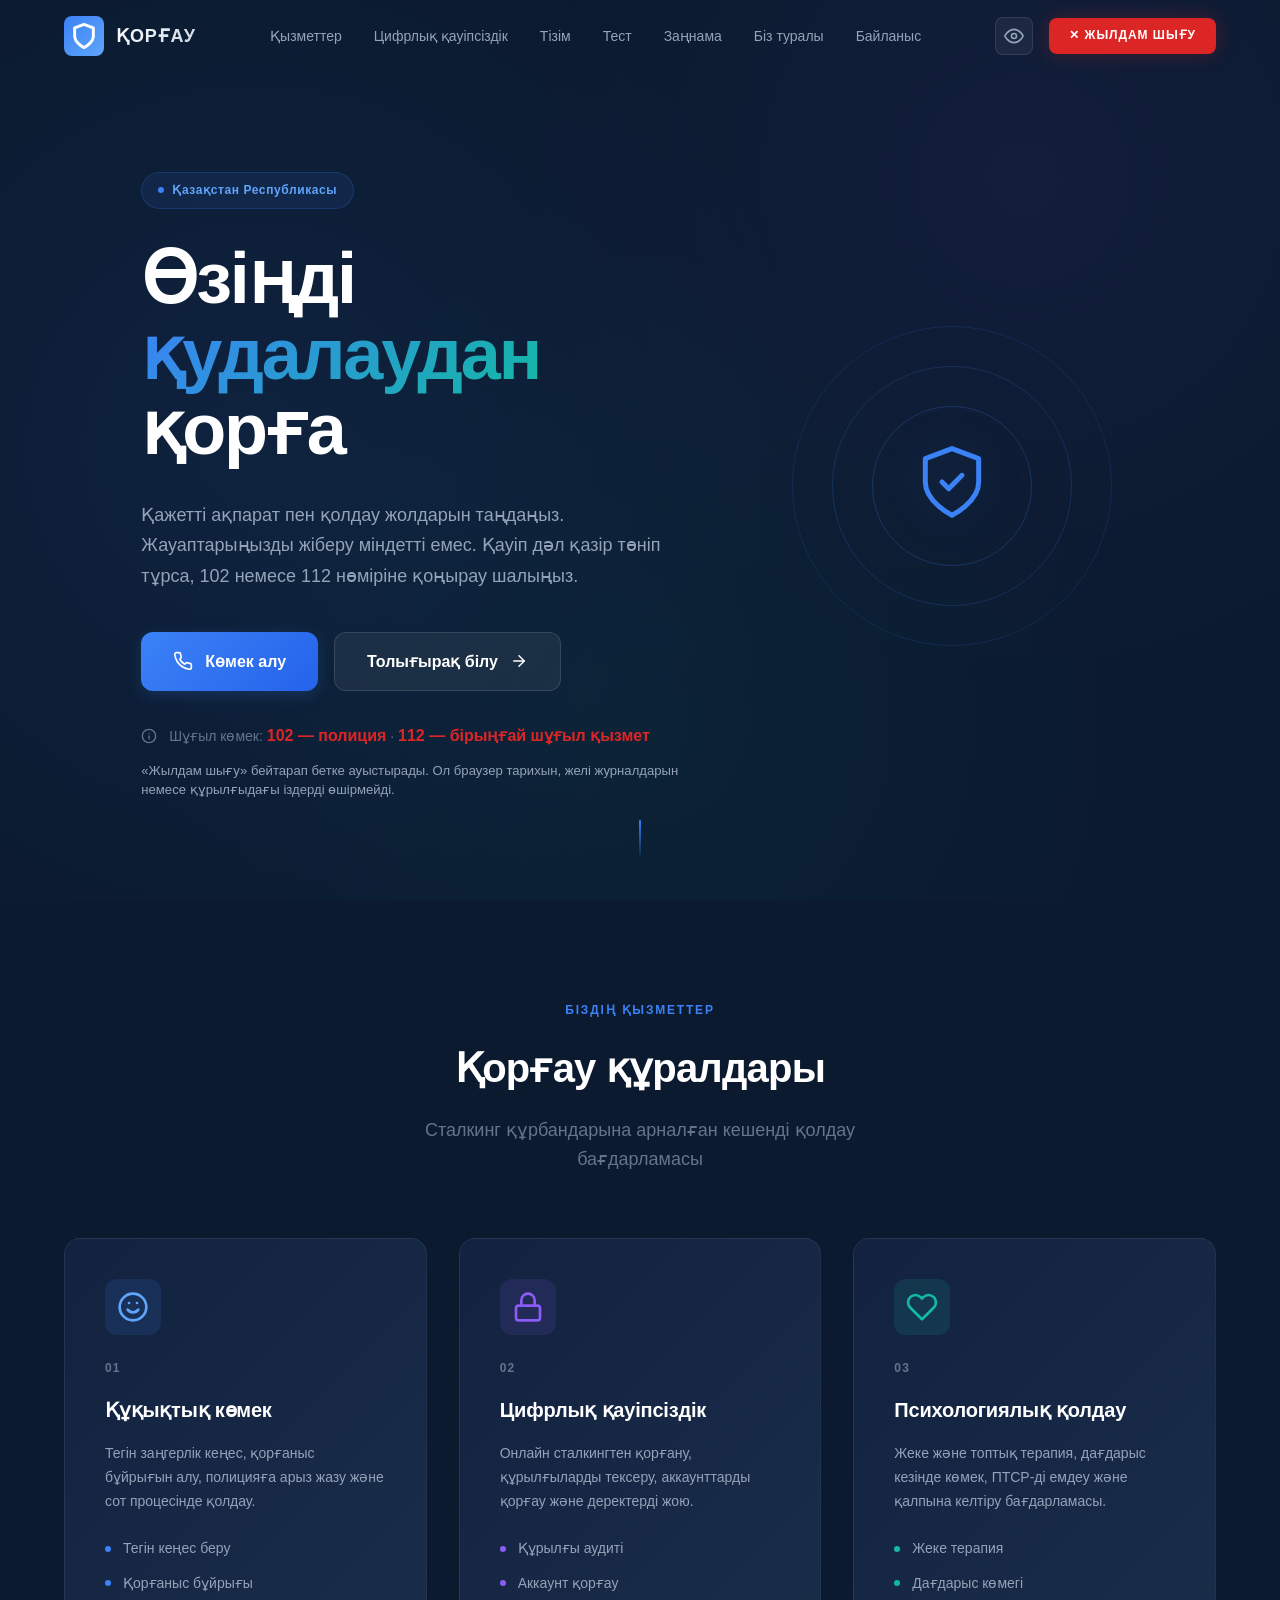
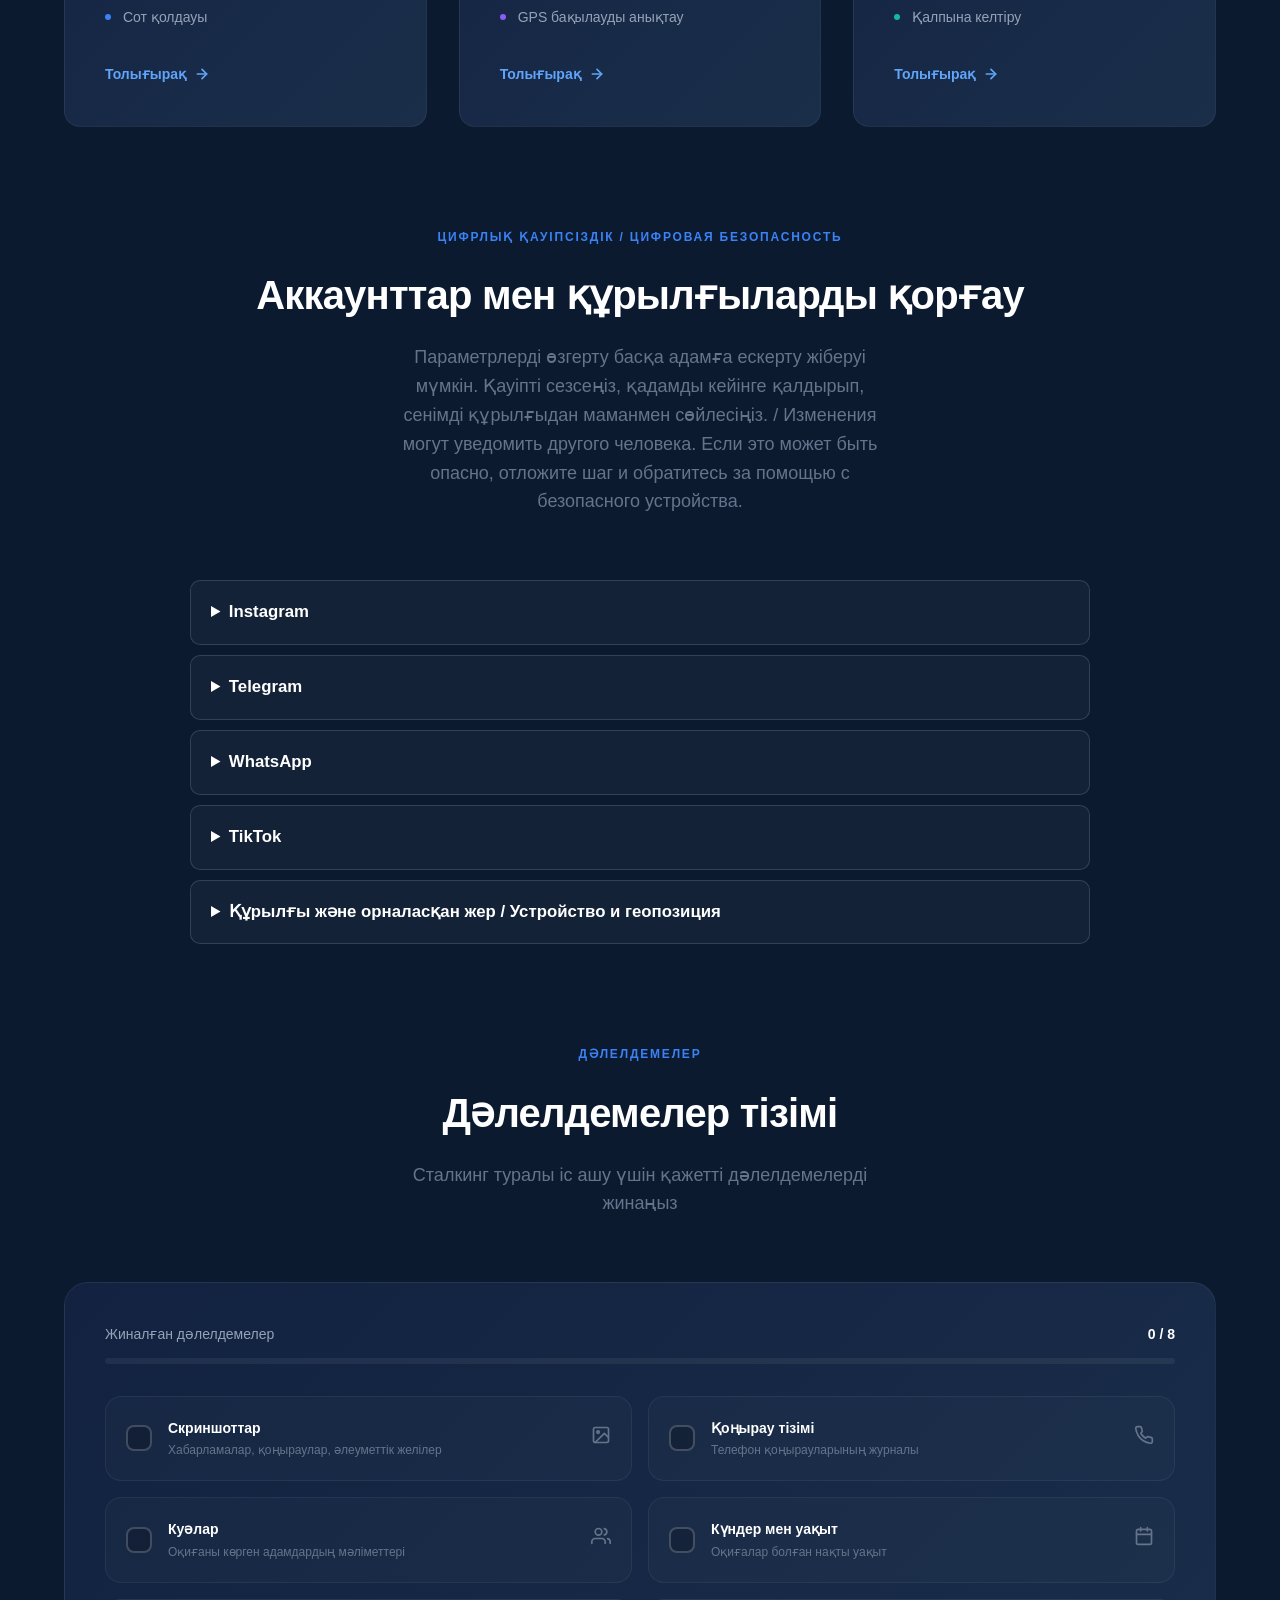
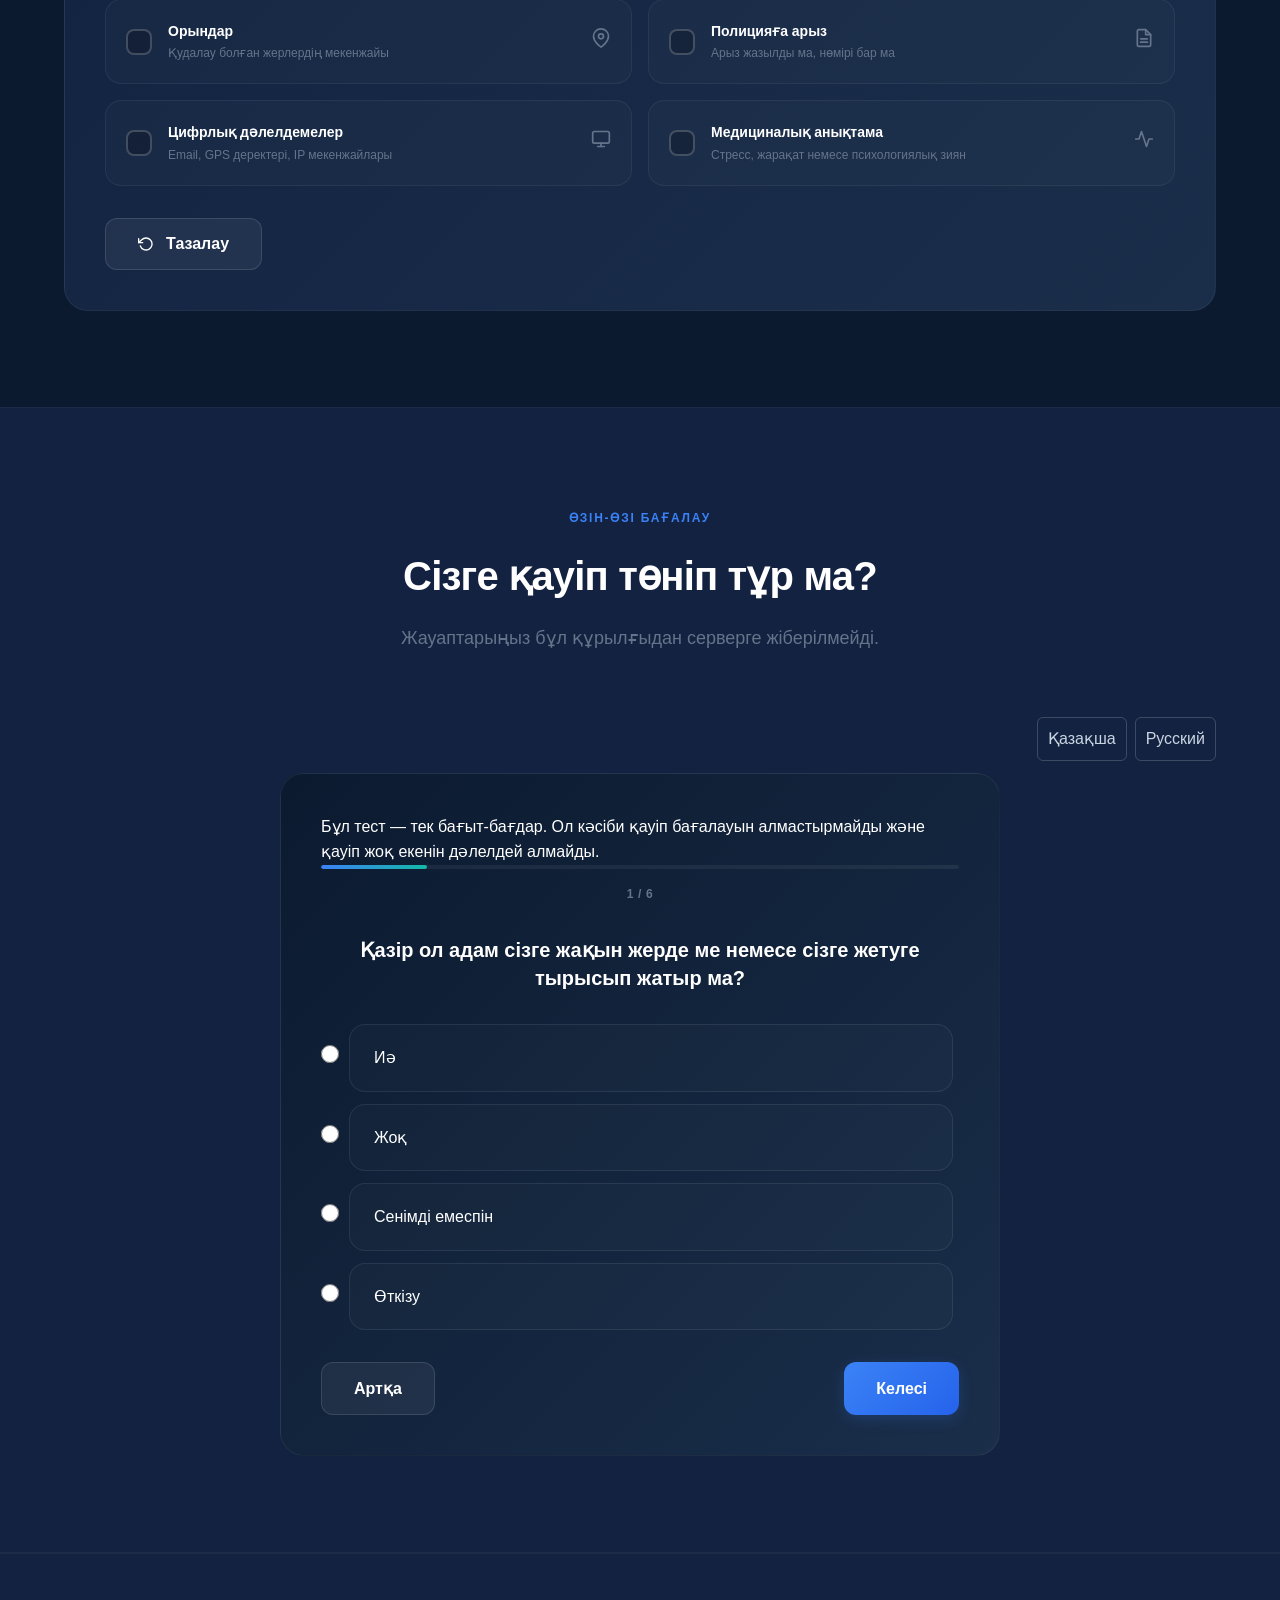
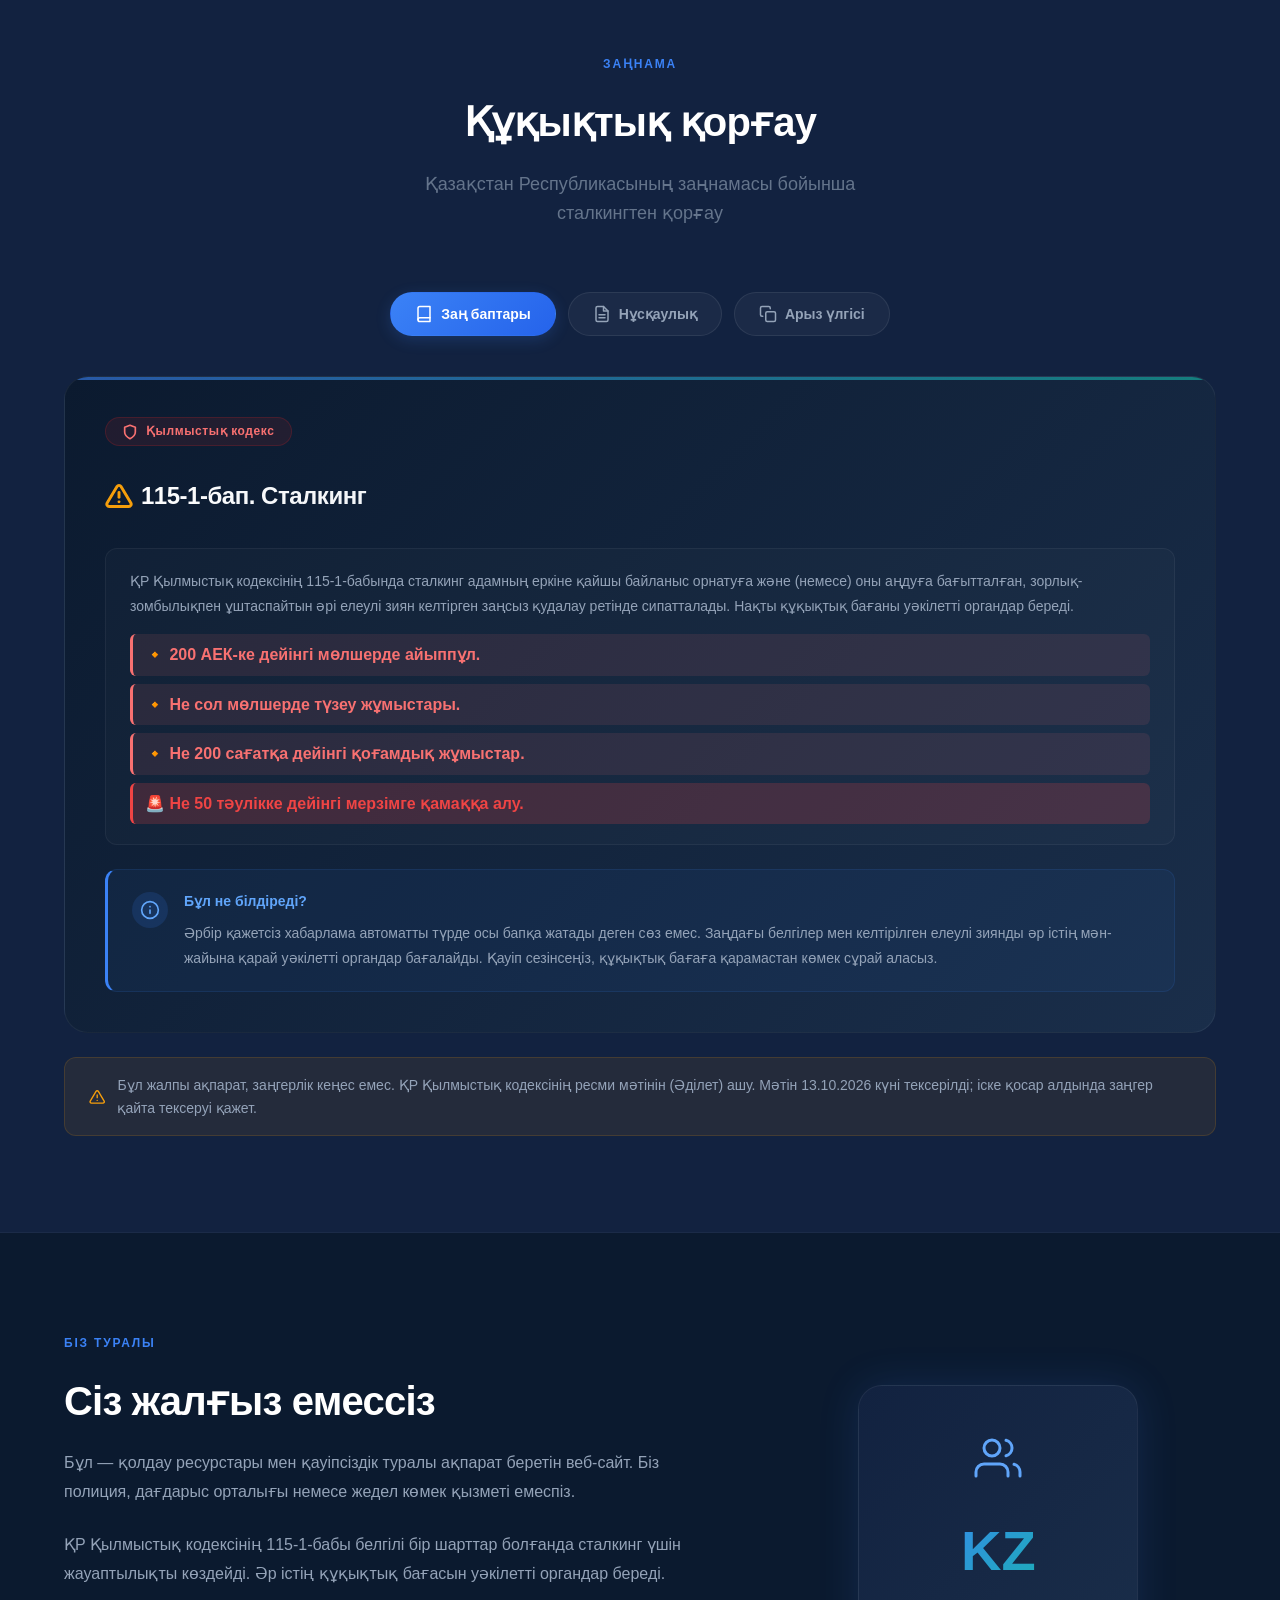
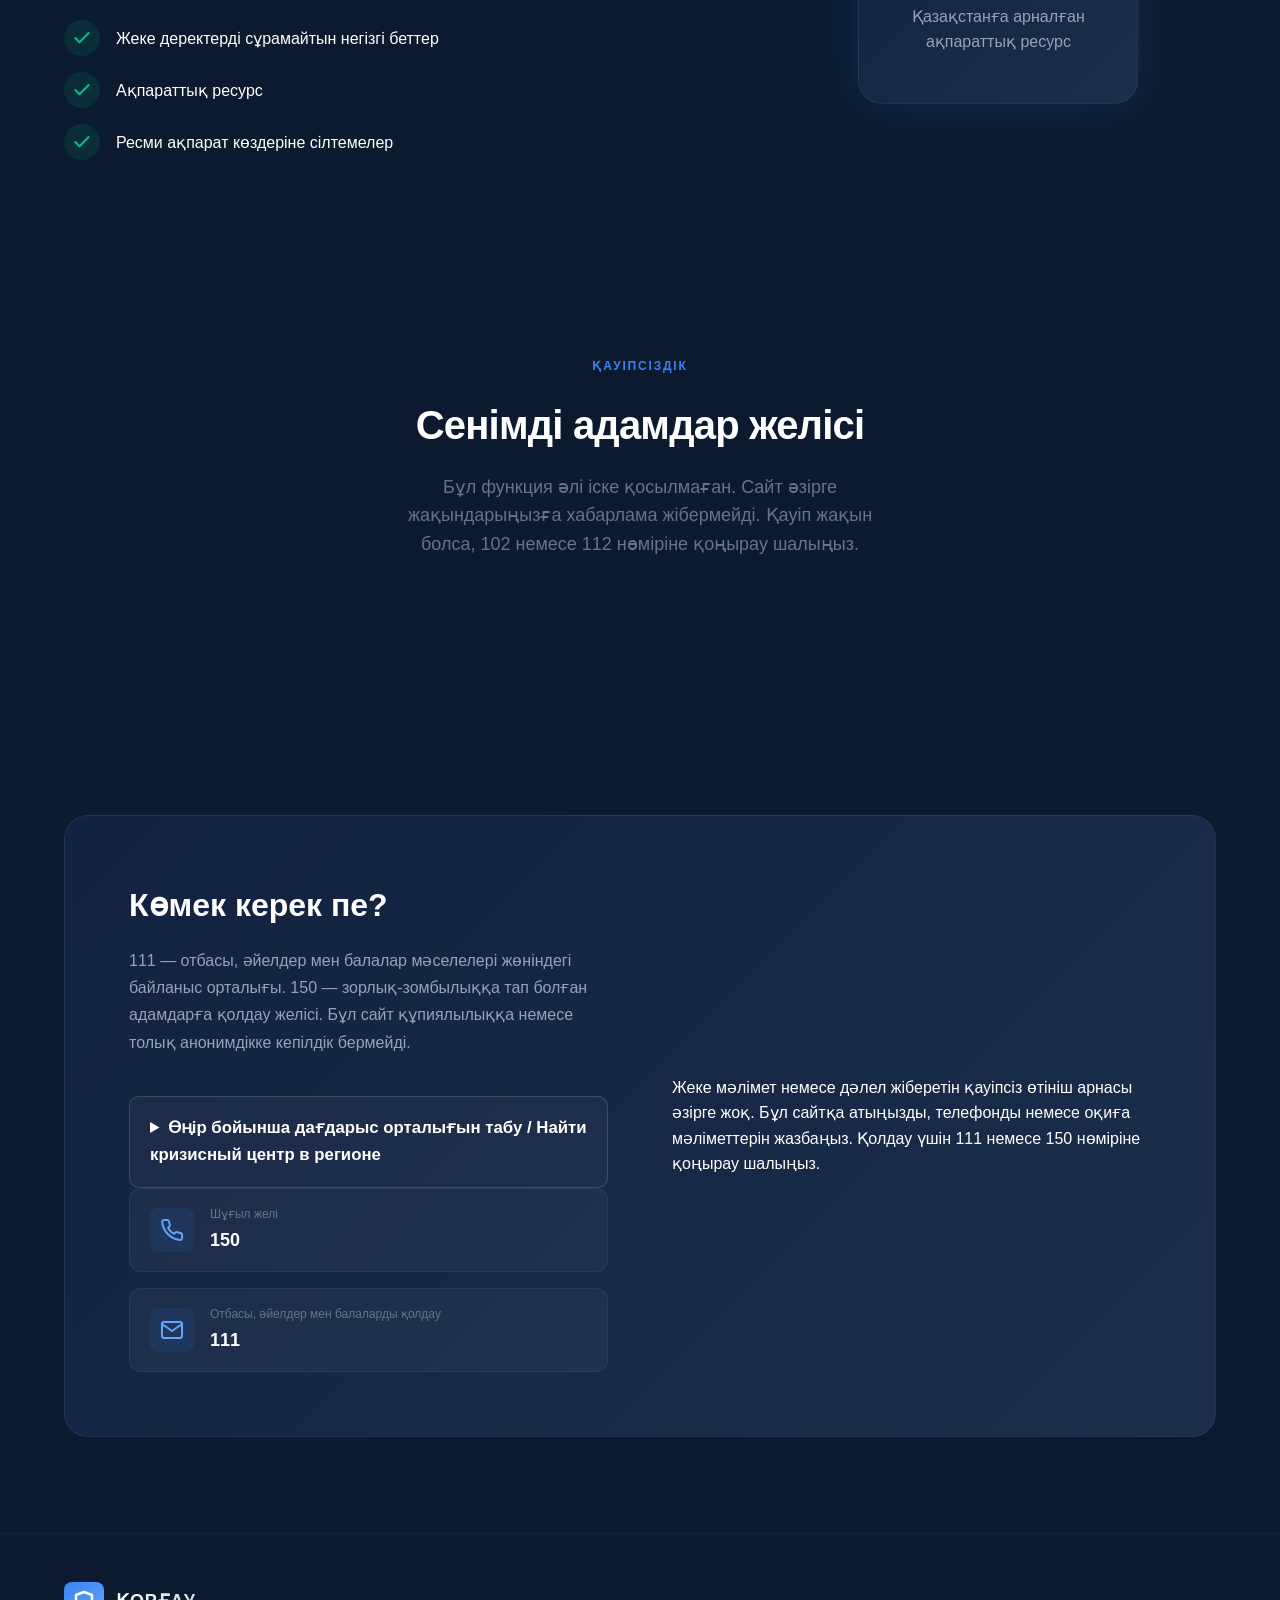
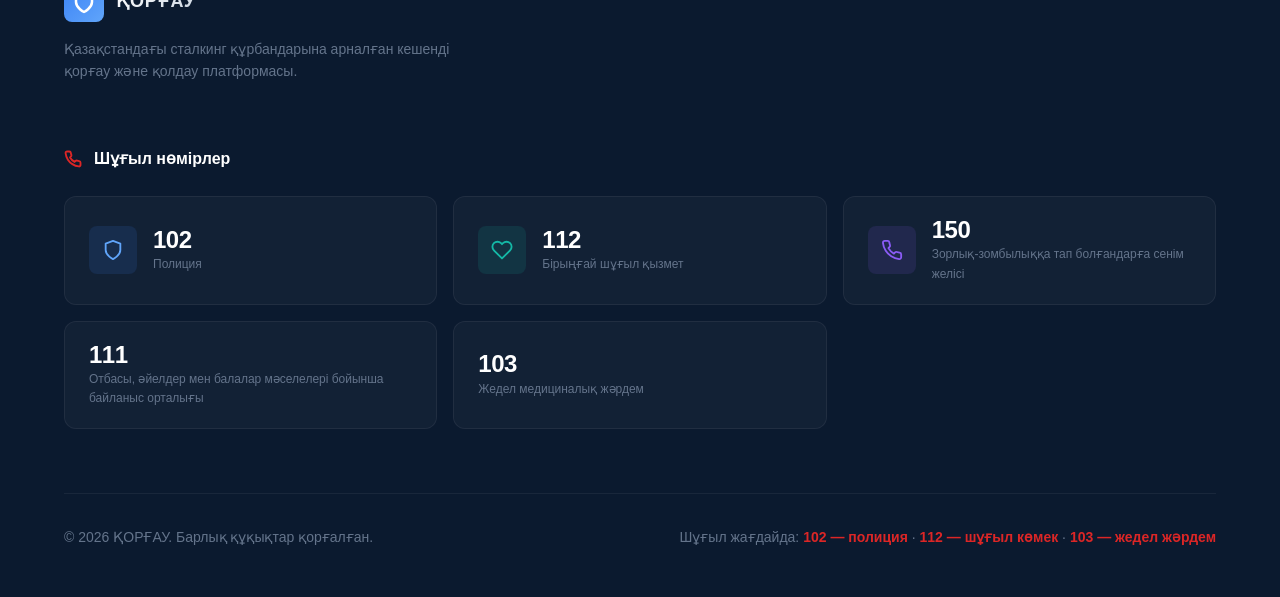
<file: index.html>
<!DOCTYPE html>
<html lang="kk">

<head>
    <meta charset="UTF-8">
    <meta name="viewport" content="width=device-width, initial-scale=1.0">
    <meta name="referrer" content="no-referrer">
    <meta name="description"
        content="Қазақстанда сталкингтен қорғау — құқықтық көмек, цифрлық қауіпсіздік және психологиялық қолдау. Stalking awareness and legal support in Kazakhstan.">
    <title>Сталкингтен Қорғау | Қазақстан</title>
    <link rel="stylesheet" href="style.css">
</head>

<body>
    <div class="secret-mode-overlay" id="secret-mode-overlay" aria-live="polite" aria-hidden="true">
        <div class="secret-mode-card">
            <div class="secret-mode-icon">🛡️</div>
            <h3>Қауіпсіз режим</h3>
            <p>Бұл бет жұмысын жалғастыруда. Сайт құрылымы сақталған.</p>
        </div>
    </div>

    <!-- ===== NAVIGATION ===== -->
    <nav class="navbar" id="navbar">
        <div class="nav-container">
            <a href="#" class="nav-logo" id="nav-logo">
                <div class="logo-icon">
                    <svg width="28" height="28" viewBox="0 0 24 24" fill="none" stroke="currentColor" stroke-width="2.5"
                        stroke-linecap="round" stroke-linejoin="round">
                        <path d="M12 22s8-4 8-10V5l-8-3-8 3v7c0 6 8 10 8 10z" />
                    </svg>
                </div>
                <span class="logo-text">ҚОРҒАУ</span>
            </a>

            <ul class="nav-links" id="nav-links">
                <li><a href="#features" class="nav-link">Қызметтер</a></li>
                <li><a href="#security-guide" class="nav-link">Цифрлық қауіпсіздік</a></li>
                <li><a href="#checklist" class="nav-link">Тізім</a></li>
                <li><a href="#quiz" class="nav-link">Тест</a></li>
                <li><a href="#legal" class="nav-link">Заңнама</a></li>
                <li><a href="#about" class="nav-link">Біз туралы</a></li>
                <li><a href="#contact" class="nav-link">Байланыс</a></li>
            </ul>

            <div class="nav-actions">
                <button class="btn-secret" id="btn-secret-mode" title="Бейтарап көрініс" aria-label="Бейтарап көрініс">
                    <svg width="20" height="20" viewBox="0 0 24 24" fill="none" stroke="currentColor" stroke-width="2"
                        stroke-linecap="round" stroke-linejoin="round">
                        <path d="M1 12s4-8 11-8 11 8 11 8-4 8-11 8-11-8-11-8z"></path>
                        <circle cx="12" cy="12" r="3"></circle>
                    </svg>
                </button>
                <a href="recipes.html" class="btn-exit" id="btn-quick-exit" rel="noreferrer"
                    title="Бейтарап бетке өтеді. Браузер тарихы мен құрылғыдағы іздерді өшірмейді.">
                    ✕ ЖЫЛДАМ ШЫҒУ
                </a>
                <button class="hamburger" id="hamburger" aria-label="Мәзірді ашу">
                    <span></span>
                    <span></span>
                    <span></span>
                </button>
            </div>
        </div>
    </nav>

    <!-- ===== HERO SECTION ===== -->
    <section class="hero" id="hero">
        <div class="hero-bg-pattern"></div>
        <div class="hero-container">
            <div class="hero-content">
                <div class="hero-badge">
                    <span class="badge-dot"></span>
                    Қазақстан Республикасы
                </div>
                <h1 class="hero-title">
                    Өзіңді<br>
                    <span class="title-highlight">қудалаудан</span><br>
                    қорға
                </h1>
                <p class="hero-description">
                    Қажетті ақпарат пен қолдау жолдарын таңдаңыз. Жауаптарыңызды жіберу міндетті емес.
                    Қауіп дәл қазір төніп тұрса, 102 немесе 112 нөміріне қоңырау шалыңыз.
                </p>
                <div class="hero-buttons">
                    <a href="#contact" class="btn btn-primary" id="btn-help">
                        <svg width="20" height="20" viewBox="0 0 24 24" fill="none" stroke="currentColor"
                            stroke-width="2" stroke-linecap="round" stroke-linejoin="round">
                            <path
                                d="M22 16.92v3a2 2 0 0 1-2.18 2 19.79 19.79 0 0 1-8.63-3.07 19.5 19.5 0 0 1-6-6 19.79 19.79 0 0 1-3.07-8.67A2 2 0 0 1 4.11 2h3a2 2 0 0 1 2 1.72c.127.96.361 1.903.7 2.81a2 2 0 0 1-.45 2.11L8.09 9.91a16 16 0 0 0 6 6l1.27-1.27a2 2 0 0 1 2.11-.45c.907.339 1.85.573 2.81.7A2 2 0 0 1 22 16.92z" />
                        </svg>
                        Көмек алу
                    </a>
                    <a href="#features" class="btn btn-secondary" id="btn-learn">
                        Толығырақ білу
                        <svg width="18" height="18" viewBox="0 0 24 24" fill="none" stroke="currentColor"
                            stroke-width="2" stroke-linecap="round" stroke-linejoin="round">
                            <line x1="5" y1="12" x2="19" y2="12" />
                            <polyline points="12 5 19 12 12 19" />
                        </svg>
                    </a>
                </div>
                <div class="hero-hotline">
                    <svg width="16" height="16" viewBox="0 0 24 24" fill="none" stroke="currentColor" stroke-width="2"
                        stroke-linecap="round" stroke-linejoin="round">
                        <circle cx="12" cy="12" r="10" />
                        <line x1="12" y1="16" x2="12" y2="12" />
                        <line x1="12" y1="8" x2="12.01" y2="8" />
                    </svg>
                    <span>Шұғыл көмек: <a href="tel:102"><strong>102 — полиция</strong></a> · <a href="tel:112"><strong>112 — бірыңғай шұғыл қызмет</strong></a></span>
                </div>
                <p class="privacy-note">«Жылдам шығу» бейтарап бетке ауыстырады. Ол браузер тарихын, желі журналдарын немесе құрылғыдағы іздерді өшірмейді.</p>
            </div>
            <div class="hero-visual">
                <div class="shield-graphic">
                    <div class="shield-ring ring-1"></div>
                    <div class="shield-ring ring-2"></div>
                    <div class="shield-ring ring-3"></div>
                    <div class="shield-icon">
                        <svg width="80" height="80" viewBox="0 0 24 24" fill="none" stroke="currentColor"
                            stroke-width="1.5" stroke-linecap="round" stroke-linejoin="round">
                            <path d="M12 22s8-4 8-10V5l-8-3-8 3v7c0 6 8 10 8 10z" />
                            <polyline points="9 12 11 14 15 10" />
                        </svg>
                    </div>
                </div>
            </div>
        </div>
        <div class="hero-scroll-indicator">
            <div class="scroll-line"></div>
        </div>
    </section>

    <!-- ===== FEATURES SECTION ===== -->
    <section class="features" id="features">
        <div class="section-container">
            <div class="section-header">
                <span class="section-label">Біздің қызметтер</span>
                <h2 class="section-title">Қорғау құралдары</h2>
                <p class="section-subtitle">
                    Сталкинг құрбандарына арналған кешенді қолдау бағдарламасы
                </p>
            </div>

            <div class="features-grid">
                <!-- Card 1: Legal -->
                <div class="feature-card" id="card-legal">
                    <div class="card-icon card-icon--legal">
                        <svg width="32" height="32" viewBox="0 0 24 24" fill="none" stroke="currentColor"
                            stroke-width="2" stroke-linecap="round" stroke-linejoin="round">
                            <circle cx="12" cy="12" r="10" />
                            <path d="M8 14s1.5 2 4 2 4-2 4-2" />
                            <line x1="9" y1="9" x2="9.01" y2="9" />
                            <line x1="15" y1="9" x2="15.01" y2="9" />
                        </svg>
                    </div>
                    <div class="card-number">01</div>
                    <h3 class="card-title">Құқықтық көмек</h3>
                    <p class="card-description">
                        Тегін заңгерлік кеңес, қорғаныс бұйрығын алу, полицияға арыз жазу
                        және сот процесінде қолдау.
                    </p>
                    <ul class="card-features">
                        <li>Тегін кеңес беру</li>
                        <li>Қорғаныс бұйрығы</li>
                        <li>Сот қолдауы</li>
                    </ul>
                    <a href="#contact" class="card-link">
                        Толығырақ
                        <svg width="16" height="16" viewBox="0 0 24 24" fill="none" stroke="currentColor"
                            stroke-width="2.5" stroke-linecap="round" stroke-linejoin="round">
                            <line x1="5" y1="12" x2="19" y2="12" />
                            <polyline points="12 5 19 12 12 19" />
                        </svg>
                    </a>
                </div>

                <!-- Card 2: Tech -->
                <div class="feature-card" id="card-tech">
                    <div class="card-icon card-icon--tech">
                        <svg width="32" height="32" viewBox="0 0 24 24" fill="none" stroke="currentColor"
                            stroke-width="2" stroke-linecap="round" stroke-linejoin="round">
                            <rect x="3" y="11" width="18" height="11" rx="2" ry="2" />
                            <path d="M7 11V7a5 5 0 0 1 10 0v4" />
                        </svg>
                    </div>
                    <div class="card-number">02</div>
                    <h3 class="card-title">Цифрлық қауіпсіздік</h3>
                    <p class="card-description">
                        Онлайн сталкингтен қорғану, құрылғыларды тексеру, аккаунттарды
                        қорғау және деректерді жою.
                    </p>
                    <ul class="card-features">
                        <li>Құрылғы аудиті</li>
                        <li>Аккаунт қорғау</li>
                        <li>GPS бақылауды анықтау</li>
                    </ul>
                    <a href="#contact" class="card-link">
                        Толығырақ
                        <svg width="16" height="16" viewBox="0 0 24 24" fill="none" stroke="currentColor"
                            stroke-width="2.5" stroke-linecap="round" stroke-linejoin="round">
                            <line x1="5" y1="12" x2="19" y2="12" />
                            <polyline points="12 5 19 12 12 19" />
                        </svg>
                    </a>
                </div>

                <!-- Card 3: Psychology -->
                <div class="feature-card" id="card-psychology">
                    <div class="card-icon card-icon--psych">
                        <svg width="32" height="32" viewBox="0 0 24 24" fill="none" stroke="currentColor"
                            stroke-width="2" stroke-linecap="round" stroke-linejoin="round">
                            <path
                                d="M20.84 4.61a5.5 5.5 0 0 0-7.78 0L12 5.67l-1.06-1.06a5.5 5.5 0 0 0-7.78 7.78l1.06 1.06L12 21.23l7.78-7.78 1.06-1.06a5.5 5.5 0 0 0 0-7.78z" />
                        </svg>
                    </div>
                    <div class="card-number">03</div>
                    <h3 class="card-title">Психологиялық қолдау</h3>
                    <p class="card-description">
                        Жеке және топтық терапия, дағдарыс кезінде көмек, ПТСР-ді
                        емдеу және қалпына келтіру бағдарламасы.
                    </p>
                    <ul class="card-features">
                        <li>Жеке терапия</li>
                        <li>Дағдарыс көмегі</li>
                        <li>Қалпына келтіру</li>
                    </ul>
                    <a href="#contact" class="card-link">
                        Толығырақ
                        <svg width="16" height="16" viewBox="0 0 24 24" fill="none" stroke="currentColor"
                            stroke-width="2.5" stroke-linecap="round" stroke-linejoin="round">
                            <line x1="5" y1="12" x2="19" y2="12" />
                            <polyline points="12 5 19 12 12 19" />
                        </svg>
                    </a>
                </div>
            </div>
        </div>
    </section>

    <!-- Unsupported organization and service statistics removed until verified data is available. -->

    <section class="security-guide-section" id="security-guide">
        <div class="section-container">
            <div class="section-header">
                <span class="section-label">Цифрлық қауіпсіздік / Цифровая безопасность</span>
                <h2 class="section-title">Аккаунттар мен құрылғыларды қорғау</h2>
                <p class="section-subtitle">Параметрлерді өзгерту басқа адамға ескерту жіберуі мүмкін. Қауіпті сезсеңіз, қадамды кейінге қалдырып, сенімді құрылғыдан маманмен сөйлесіңіз. / Изменения могут уведомить другого человека. Если это может быть опасно, отложите шаг и обратитесь за помощью с безопасного устройства.</p>
            </div>
            <div class="security-guide-list">
                <details class="security-guide-item">
                    <summary>Instagram</summary>
                    <ul><li>KK: Аккаунтты жабық ету, жазылушыларды, белгілеулерді, пікірлерді және хабарлама сұрауларын тексеру мүмкіндігін қарастырыңыз. Белгісіз кірулерді қарап, қауіпсіз болса ғана құпиясөзді өзгертіңіз және екі факторлы растауды қосыңыз.</li><li>RU: Рассмотрите закрытый аккаунт; проверьте подписчиков, отметки, комментарии и запросы на сообщения. Проверьте незнакомые входы; меняйте пароль и включайте двухфакторную защиту только если это безопасно.</li><li><a href="https://help.instagram.com/" target="_blank" rel="noopener noreferrer">Instagram ресми анықтамасы / Справка Instagram</a></li></ul>
                </details>
                <details class="security-guide-item">
                    <summary>Telegram</summary>
                    <ul><li>KK: Settings → Privacy and Security бөлімінде қосымша құпиясөзді тексеріңіз. Devices/Active Sessions бөлімінде құрылғыларды қарап шығыңыз; белгісіз сессияны жабу сізге қауіп төндірмейтініне көз жеткізіңіз. Кіру кодтарын ешкімге бермеңіз.</li><li>RU: В Settings → Privacy and Security проверьте дополнительный пароль. В Devices/Active Sessions просмотрите устройства; завершайте незнакомую сессию только если это безопасно. Никому не сообщайте коды входа.</li><li><a href="https://telegram.org/faq" target="_blank" rel="noopener noreferrer">Telegram ресми FAQ</a></li></ul>
                </details>
                <details class="security-guide-item">
                    <summary>WhatsApp</summary>
                    <ul><li>KK: Linked Devices бөлімін қарап, танымайтын құрылғыны қауіпсіз болса ғана ажыратыңыз. Екі сатылы растауды қосу мүмкіндігін қарастырыңыз; PIN мен SMS кодты бөліспеңіз.</li><li>RU: Проверьте раздел «Связанные устройства» и отключите незнакомое только если это безопасно. Рассмотрите двухшаговую проверку; не сообщайте PIN и SMS-код.</li><li><a href="https://faq.whatsapp.com/1428782138011916/" target="_blank" rel="noopener noreferrer">WhatsApp: связанных құрылғыларды тексеру / Проверка связанных устройств</a></li></ul>
                </details>
                <details class="security-guide-item">
                    <summary>TikTok</summary>
                    <ul><li>KK: Settings and privacy → Security & permissions → Security checkup бөлімінен қауіпсіздік тексерісін ашыңыз. Белгісіз құрылғылар мен екі сатылы растауды қараңыз. Құпиялылық және хабарлама параметрлерін өзіңізге қауіпсіз кезде реттеңіз.</li><li>RU: Откройте Settings and privacy → Security & permissions → Security checkup. Проверьте незнакомые устройства и двухэтапную проверку. Меняйте настройки приватности и сообщений только если это безопасно.</li><li><a href="https://support.tiktok.com/en/safety-hc/account-and-user-safety/account-safety" target="_blank" rel="noopener noreferrer">TikTok ресми аккаунт қауіпсіздігі / Безопасность аккаунта</a></li></ul>
                </details>
                <details class="security-guide-item">
                    <summary>Құрылғы және орналасқан жер / Устройство и геопозиция</summary>
                    <p>KK: Бейтаныс трекер туралы жүйелік ескерту алсаңыз, скриншот жасап, қауіпсіз жерге барыңыз. Трекерді іздеп адамға қарсы бармаңыз; оны бірден өшіру туралы шешім қабылдамас бұрын қолдау қызметімен сөйлесіңіз. Құпиясөз ауыстыру не орынды бөлісуді тоқтату бақылаушыға белгі беруі мүмкін.</p>
                    <p>RU: Если устройство предупредило о неизвестном трекере, сохраните уведомление и перейдите в безопасное место. Не ищите владельца и не направляйтесь к нему; прежде чем отключать трекер, посоветуйтесь со службой поддержки. Смена пароля или геолокации может выдать ваши действия.</p>
                </details>
            </div>
        </div>
    </section>

    <!-- ===== EVIDENCE CHECKLIST SECTION ===== -->
    <section class="checklist-section" id="checklist">
        <div class="section-container">
            <div class="section-header">
                <span class="section-label">Дәлелдемелер</span>
                <h2 class="section-title">Дәлелдемелер тізімі</h2>
                <p class="section-subtitle">
                    Сталкинг туралы іс ашу үшін қажетті дәлелдемелерді жинаңыз
                </p>
            </div>

            <div class="checklist-card">
                <div class="checklist-progress">
                    <div class="progress-info">
                        <span class="progress-label">Жиналған дәлелдемелер</span>
                        <span class="progress-count" id="checklist-count">0 / 8</span>
                    </div>
                    <div class="progress-bar">
                        <div class="progress-fill" id="checklist-progress-fill"></div>
                    </div>
                </div>

                <div class="checklist-grid">
                    <label class="checklist-item" id="check-screenshots">
                        <input type="checkbox" class="checklist-checkbox" data-item="screenshots">
                        <div class="checkbox-custom">
                            <svg width="14" height="14" viewBox="0 0 24 24" fill="none" stroke="currentColor"
                                stroke-width="3" stroke-linecap="round" stroke-linejoin="round">
                                <polyline points="20 6 9 17 4 12" />
                            </svg>
                        </div>
                        <div class="checklist-content">
                            <div class="checklist-title">Скриншоттар</div>
                            <div class="checklist-desc">Хабарламалар, қоңыраулар, әлеуметтік желілер</div>
                        </div>
                        <div class="checklist-icon">
                            <svg width="20" height="20" viewBox="0 0 24 24" fill="none" stroke="currentColor"
                                stroke-width="2" stroke-linecap="round" stroke-linejoin="round">
                                <rect x="3" y="3" width="18" height="18" rx="2" ry="2" />
                                <circle cx="8.5" cy="8.5" r="1.5" />
                                <polyline points="21 15 16 10 5 21" />
                            </svg>
                        </div>
                    </label>

                    <label class="checklist-item" id="check-call-logs">
                        <input type="checkbox" class="checklist-checkbox" data-item="calls">
                        <div class="checkbox-custom">
                            <svg width="14" height="14" viewBox="0 0 24 24" fill="none" stroke="currentColor"
                                stroke-width="3" stroke-linecap="round" stroke-linejoin="round">
                                <polyline points="20 6 9 17 4 12" />
                            </svg>
                        </div>
                        <div class="checklist-content">
                            <div class="checklist-title">Қоңырау тізімі</div>
                            <div class="checklist-desc">Телефон қоңырауларының журналы</div>
                        </div>
                        <div class="checklist-icon">
                            <svg width="20" height="20" viewBox="0 0 24 24" fill="none" stroke="currentColor"
                                stroke-width="2" stroke-linecap="round" stroke-linejoin="round">
                                <path
                                    d="M22 16.92v3a2 2 0 0 1-2.18 2 19.79 19.79 0 0 1-8.63-3.07 19.5 19.5 0 0 1-6-6A19.79 19.79 0 0 1 2.12 4.11 2 2 0 0 1 4.11 2h3a2 2 0 0 1 2 1.72c.127.96.361 1.903.7 2.81a2 2 0 0 1-.45 2.11L8.09 9.91a16 16 0 0 0 6 6l1.27-1.27a2 2 0 0 1 2.11-.45c.907.339 1.85.573 2.81.7A2 2 0 0 1 22 16.92z" />
                            </svg>
                        </div>
                    </label>

                    <label class="checklist-item" id="check-witnesses">
                        <input type="checkbox" class="checklist-checkbox" data-item="witnesses">
                        <div class="checkbox-custom">
                            <svg width="14" height="14" viewBox="0 0 24 24" fill="none" stroke="currentColor"
                                stroke-width="3" stroke-linecap="round" stroke-linejoin="round">
                                <polyline points="20 6 9 17 4 12" />
                            </svg>
                        </div>
                        <div class="checklist-content">
                            <div class="checklist-title">Куәлар</div>
                            <div class="checklist-desc">Оқиғаны көрген адамдардың мәліметтері</div>
                        </div>
                        <div class="checklist-icon">
                            <svg width="20" height="20" viewBox="0 0 24 24" fill="none" stroke="currentColor"
                                stroke-width="2" stroke-linecap="round" stroke-linejoin="round">
                                <path d="M17 21v-2a4 4 0 0 0-4-4H5a4 4 0 0 0-4 4v2" />
                                <circle cx="9" cy="7" r="4" />
                                <path d="M23 21v-2a4 4 0 0 0-3-3.87" />
                                <path d="M16 3.13a4 4 0 0 1 0 7.75" />
                            </svg>
                        </div>
                    </label>

                    <label class="checklist-item" id="check-dates">
                        <input type="checkbox" class="checklist-checkbox" data-item="dates">
                        <div class="checkbox-custom">
                            <svg width="14" height="14" viewBox="0 0 24 24" fill="none" stroke="currentColor"
                                stroke-width="3" stroke-linecap="round" stroke-linejoin="round">
                                <polyline points="20 6 9 17 4 12" />
                            </svg>
                        </div>
                        <div class="checklist-content">
                            <div class="checklist-title">Күндер мен уақыт</div>
                            <div class="checklist-desc">Оқиғалар болған нақты уақыт</div>
                        </div>
                        <div class="checklist-icon">
                            <svg width="20" height="20" viewBox="0 0 24 24" fill="none" stroke="currentColor"
                                stroke-width="2" stroke-linecap="round" stroke-linejoin="round">
                                <rect x="3" y="4" width="18" height="18" rx="2" ry="2" />
                                <line x1="16" y1="2" x2="16" y2="6" />
                                <line x1="8" y1="2" x2="8" y2="6" />
                                <line x1="3" y1="10" x2="21" y2="10" />
                            </svg>
                        </div>
                    </label>

                    <label class="checklist-item" id="check-locations">
                        <input type="checkbox" class="checklist-checkbox" data-item="locations">
                        <div class="checkbox-custom">
                            <svg width="14" height="14" viewBox="0 0 24 24" fill="none" stroke="currentColor"
                                stroke-width="3" stroke-linecap="round" stroke-linejoin="round">
                                <polyline points="20 6 9 17 4 12" />
                            </svg>
                        </div>
                        <div class="checklist-content">
                            <div class="checklist-title">Орындар</div>
                            <div class="checklist-desc">Қудалау болған жерлердің мекенжайы</div>
                        </div>
                        <div class="checklist-icon">
                            <svg width="20" height="20" viewBox="0 0 24 24" fill="none" stroke="currentColor"
                                stroke-width="2" stroke-linecap="round" stroke-linejoin="round">
                                <path d="M21 10c0 7-9 13-9 13s-9-6-9-13a9 9 0 0 1 18 0z" />
                                <circle cx="12" cy="10" r="3" />
                            </svg>
                        </div>
                    </label>

                    <label class="checklist-item" id="check-police">
                        <input type="checkbox" class="checklist-checkbox" data-item="police">
                        <div class="checkbox-custom">
                            <svg width="14" height="14" viewBox="0 0 24 24" fill="none" stroke="currentColor"
                                stroke-width="3" stroke-linecap="round" stroke-linejoin="round">
                                <polyline points="20 6 9 17 4 12" />
                            </svg>
                        </div>
                        <div class="checklist-content">
                            <div class="checklist-title">Полицияға арыз</div>
                            <div class="checklist-desc">Арыз жазылды ма, нөмірі бар ма</div>
                        </div>
                        <div class="checklist-icon">
                            <svg width="20" height="20" viewBox="0 0 24 24" fill="none" stroke="currentColor"
                                stroke-width="2" stroke-linecap="round" stroke-linejoin="round">
                                <path d="M14 2H6a2 2 0 0 0-2 2v16a2 2 0 0 0 2 2h12a2 2 0 0 0 2-2V8z" />
                                <polyline points="14 2 14 8 20 8" />
                                <line x1="16" y1="13" x2="8" y2="13" />
                                <line x1="16" y1="17" x2="8" y2="17" />
                            </svg>
                        </div>
                    </label>

                    <label class="checklist-item" id="check-digital">
                        <input type="checkbox" class="checklist-checkbox" data-item="digital">
                        <div class="checkbox-custom">
                            <svg width="14" height="14" viewBox="0 0 24 24" fill="none" stroke="currentColor"
                                stroke-width="3" stroke-linecap="round" stroke-linejoin="round">
                                <polyline points="20 6 9 17 4 12" />
                            </svg>
                        </div>
                        <div class="checklist-content">
                            <div class="checklist-title">Цифрлық дәлелдемелер</div>
                            <div class="checklist-desc">Email, GPS деректері, IP мекенжайлары</div>
                        </div>
                        <div class="checklist-icon">
                            <svg width="20" height="20" viewBox="0 0 24 24" fill="none" stroke="currentColor"
                                stroke-width="2" stroke-linecap="round" stroke-linejoin="round">
                                <rect x="2" y="3" width="20" height="14" rx="2" ry="2" />
                                <line x1="8" y1="21" x2="16" y2="21" />
                                <line x1="12" y1="17" x2="12" y2="21" />
                            </svg>
                        </div>
                    </label>

                    <label class="checklist-item" id="check-medical">
                        <input type="checkbox" class="checklist-checkbox" data-item="medical">
                        <div class="checkbox-custom">
                            <svg width="14" height="14" viewBox="0 0 24 24" fill="none" stroke="currentColor"
                                stroke-width="3" stroke-linecap="round" stroke-linejoin="round">
                                <polyline points="20 6 9 17 4 12" />
                            </svg>
                        </div>
                        <div class="checklist-content">
                            <div class="checklist-title">Медициналық анықтама</div>
                            <div class="checklist-desc">Стресс, жарақат немесе психологиялық зиян</div>
                        </div>
                        <div class="checklist-icon">
                            <svg width="20" height="20" viewBox="0 0 24 24" fill="none" stroke="currentColor"
                                stroke-width="2" stroke-linecap="round" stroke-linejoin="round">
                                <path d="M22 12h-4l-3 9L9 3l-3 9H2" />
                            </svg>
                        </div>
                    </label>
                </div>

                <div class="checklist-actions">
                    <button class="btn btn-secondary" id="btn-checklist-reset">
                        <svg width="16" height="16" viewBox="0 0 24 24" fill="none" stroke="currentColor"
                            stroke-width="2" stroke-linecap="round" stroke-linejoin="round">
                            <polyline points="1 4 1 10 7 10" />
                            <path d="M3.51 15a9 9 0 1 0 2.13-9.36L1 10" />
                        </svg>
                        Тазалау
                    </button>
                    <div class="checklist-status" id="checklist-status"></div>
                </div>
            </div>
        </div>
    </section>

    <!-- ===== QUIZ SECTION ===== -->
    <section class="quiz-section" id="quiz">
        <div class="section-container">
            <div class="section-header">
                <span class="section-label">Өзін-өзі бағалау</span>
                <h2 class="section-title">Сізге қауіп төніп тұр ма?</h2>
                <p class="section-subtitle">
                    Бұл қысқа тест сізге жағдайыңызды бағалауға көмектеседі
                </p>
            </div>

            <div class="assessment-language" aria-label="Тест тілін таңдау">
                <button type="button" class="language-switch" id="language-kk" aria-label="Тестті қазақша көрсету">Қазақша</button>
                <button type="button" class="language-switch" id="language-ru" aria-label="Показать тест на русском">Русский</button>
            </div>

            <div class="quiz-card" id="quiz-card">
                <!-- Quiz Progress -->
                <div class="quiz-progress-bar">
                    <div class="quiz-progress-fill" id="quiz-progress-fill"></div>
                </div>
                <div class="quiz-step-info" id="quiz-step-info">Сұрақ 1 / 4</div>

                <!-- Quiz Questions Container -->
                <div class="quiz-questions" id="quiz-questions">
                    <!-- Question 1 -->
                    <div class="quiz-question active" data-question="0">
                        <h3 class="quiz-question-title">Біреу сізді үнемі бақылайды немесе артыңыздан жүреді ме?</h3>
                        <div class="quiz-options">
                            <label class="quiz-option">
                                <input type="radio" name="q0" value="0">
                                <div class="quiz-option-box">
                                    <div class="option-indicator"></div>
                                    <span>Жоқ, ешқашан</span>
                                </div>
                            </label>
                            <label class="quiz-option">
                                <input type="radio" name="q0" value="1">
                                <div class="quiz-option-box">
                                    <div class="option-indicator"></div>
                                    <span>Кейде сондай сезім болады</span>
                                </div>
                            </label>
                            <label class="quiz-option">
                                <input type="radio" name="q0" value="2">
                                <div class="quiz-option-box">
                                    <div class="option-indicator"></div>
                                    <span>Иә, жиі байқаймын</span>
                                </div>
                            </label>
                            <label class="quiz-option">
                                <input type="radio" name="q0" value="3">
                                <div class="quiz-option-box">
                                    <div class="option-indicator"></div>
                                    <span>Иә, күнде болады</span>
                                </div>
                            </label>
                        </div>
                    </div>

                    <!-- Question 2 -->
                    <div class="quiz-question" data-question="1">
                        <h3 class="quiz-question-title">Сізге белгісіз нөмірлерден қоңырау немесе хабарлама келе ме?
                        </h3>
                        <div class="quiz-options">
                            <label class="quiz-option">
                                <input type="radio" name="q1" value="0">
                                <div class="quiz-option-box">
                                    <div class="option-indicator"></div>
                                    <span>Жоқ</span>
                                </div>
                            </label>
                            <label class="quiz-option">
                                <input type="radio" name="q1" value="1">
                                <div class="quiz-option-box">
                                    <div class="option-indicator"></div>
                                    <span>Сирек, бірақ болады</span>
                                </div>
                            </label>
                            <label class="quiz-option">
                                <input type="radio" name="q1" value="2">
                                <div class="quiz-option-box">
                                    <div class="option-indicator"></div>
                                    <span>Иә, жиі</span>
                                </div>
                            </label>
                            <label class="quiz-option">
                                <input type="radio" name="q1" value="3">
                                <div class="quiz-option-box">
                                    <div class="option-indicator"></div>
                                    <span>Иә, қорқытулар бар</span>
                                </div>
                            </label>
                        </div>
                    </div>

                    <!-- Question 3 -->
                    <div class="quiz-question" data-question="2">
                        <h3 class="quiz-question-title">Біреу сіздің онлайн белсенділігіңізді бақылайды ме?</h3>
                        <div class="quiz-options">
                            <label class="quiz-option">
                                <input type="radio" name="q2" value="0">
                                <div class="quiz-option-box">
                                    <div class="option-indicator"></div>
                                    <span>Жоқ, сондай сезім жоқ</span>
                                </div>
                            </label>
                            <label class="quiz-option">
                                <input type="radio" name="q2" value="1">
                                <div class="quiz-option-box">
                                    <div class="option-indicator"></div>
                                    <span>Кейде күдіктенемін</span>
                                </div>
                            </label>
                            <label class="quiz-option">
                                <input type="radio" name="q2" value="2">
                                <div class="quiz-option-box">
                                    <div class="option-indicator"></div>
                                    <span>Иә, менің постарымды бақылайды</span>
                                </div>
                            </label>
                            <label class="quiz-option">
                                <input type="radio" name="q2" value="3">
                                <div class="quiz-option-box">
                                    <div class="option-indicator"></div>
                                    <span>Иә, жалған аккаунттар жасаған</span>
                                </div>
                            </label>
                        </div>
                    </div>

                    <!-- Question 4 -->
                    <div class="quiz-question" data-question="3">
                        <h3 class="quiz-question-title">Бұл жағдай сізді қорқытады немесе алаңдатады ма?</h3>
                        <div class="quiz-options">
                            <label class="quiz-option">
                                <input type="radio" name="q3" value="0">
                                <div class="quiz-option-box">
                                    <div class="option-indicator"></div>
                                    <span>Жоқ, маған әсер етпейді</span>
                                </div>
                            </label>
                            <label class="quiz-option">
                                <input type="radio" name="q3" value="1">
                                <div class="quiz-option-box">
                                    <div class="option-indicator"></div>
                                    <span>Аздап алаңдаймын</span>
                                </div>
                            </label>
                            <label class="quiz-option">
                                <input type="radio" name="q3" value="2">
                                <div class="quiz-option-box">
                                    <div class="option-indicator"></div>
                                    <span>Иә, қорқамын</span>
                                </div>
                            </label>
                            <label class="quiz-option">
                                <input type="radio" name="q3" value="3">
                                <div class="quiz-option-box">
                                    <div class="option-indicator"></div>
                                    <span>Өте қатты қорқамын</span>
                                </div>
                            </label>
                        </div>
                    </div>
                </div>

                <!-- Quiz Navigation -->
                <div class="quiz-nav">
                    <button class="btn btn-secondary quiz-btn" id="quiz-prev" disabled>
                        <svg width="16" height="16" viewBox="0 0 24 24" fill="none" stroke="currentColor"
                            stroke-width="2" stroke-linecap="round" stroke-linejoin="round">
                            <line x1="19" y1="12" x2="5" y2="12" />
                            <polyline points="12 19 5 12 12 5" />
                        </svg>
                        Артқа
                    </button>
                    <button class="btn btn-primary quiz-btn" id="quiz-next" disabled>
                        Келесі
                        <svg width="16" height="16" viewBox="0 0 24 24" fill="none" stroke="currentColor"
                            stroke-width="2" stroke-linecap="round" stroke-linejoin="round">
                            <line x1="5" y1="12" x2="19" y2="12" />
                            <polyline points="12 5 19 12 12 19" />
                        </svg>
                    </button>
                </div>

                <!-- Quiz Result (hidden initially) -->
                <div class="quiz-result" id="quiz-result" style="display:none;">
                    <div class="result-icon" id="result-icon"></div>
                    <h3 class="result-title" id="result-title"></h3>
                    <p class="result-description" id="result-description"></p>
                    <div class="result-score-bar">
                        <div class="result-score-fill" id="result-score-fill"></div>
                    </div>
                    <div class="result-actions">
                        <a href="#contact" class="btn btn-primary" id="result-cta">Көмек алу</a>
                        <button class="btn btn-secondary" id="quiz-restart">
                            <svg width="16" height="16" viewBox="0 0 24 24" fill="none" stroke="currentColor"
                                stroke-width="2" stroke-linecap="round" stroke-linejoin="round">
                                <polyline points="1 4 1 10 7 10" />
                                <path d="M3.51 15a9 9 0 1 0 2.13-9.36L1 10" />
                            </svg>
                            Қайта тест
                        </button>
                    </div>
                </div>
            </div>
        </div>
    </section>

    <!-- ===== LEGAL SECTION ===== -->
    <section class="legal-section" id="legal">
        <div class="section-container">
            <div class="section-header">
                <span class="section-label">Заңнама</span>
                <h2 class="section-title">Құқықтық қорғау</h2>
                <p class="section-subtitle">
                    Қазақстан Республикасының заңнамасы бойынша сталкингтен қорғау
                </p>
            </div>

            <!-- === TABS === -->
            <div class="legal-tabs" id="legal-tabs">
                <button class="legal-tab active" data-tab="articles" id="tab-articles">
                    <svg width="18" height="18" viewBox="0 0 24 24" fill="none" stroke="currentColor" stroke-width="2"
                        stroke-linecap="round" stroke-linejoin="round">
                        <path d="M4 19.5A2.5 2.5 0 0 1 6.5 17H20" />
                        <path d="M6.5 2H20v20H6.5A2.5 2.5 0 0 1 4 19.5v-15A2.5 2.5 0 0 1 6.5 2z" />
                    </svg>
                    Заң баптары
                </button>
                <button class="legal-tab" data-tab="guide" id="tab-guide">
                    <svg width="18" height="18" viewBox="0 0 24 24" fill="none" stroke="currentColor" stroke-width="2"
                        stroke-linecap="round" stroke-linejoin="round">
                        <path d="M14 2H6a2 2 0 0 0-2 2v16a2 2 0 0 0 2 2h12a2 2 0 0 0 2-2V8z" />
                        <polyline points="14 2 14 8 20 8" />
                        <line x1="16" y1="13" x2="8" y2="13" />
                        <line x1="16" y1="17" x2="8" y2="17" />
                    </svg>
                    Нұсқаулық
                </button>
                <button class="legal-tab" data-tab="template" id="tab-template">
                    <svg width="18" height="18" viewBox="0 0 24 24" fill="none" stroke="currentColor" stroke-width="2"
                        stroke-linecap="round" stroke-linejoin="round">
                        <rect x="9" y="9" width="13" height="13" rx="2" ry="2" />
                        <path d="M5 15H4a2 2 0 0 1-2-2V4a2 2 0 0 1 2-2h9a2 2 0 0 1 2 2v1" />
                    </svg>
                    Арыз үлгісі
                </button>
            </div>

            <!-- === TAB CONTENT: ARTICLES === -->
            <div class="legal-tab-content active" id="content-articles">
                <!-- Article 147 -->
                <div class="legal-article-card" id="article-147" style="display:none">
                    <div class="article-header">
                        <div class="article-badge article-badge--criminal">
                            <svg width="16" height="16" viewBox="0 0 24 24" fill="none" stroke="currentColor"
                                stroke-width="2.5" stroke-linecap="round" stroke-linejoin="round">
                                <path d="M12 22s8-4 8-10V5l-8-3-8 3v7c0 6 8 10 8 10z" />
                            </svg>
                            Қылмыстық кодекс
                        </div>
                        <h3 class="article-title">147-бап. Жеке өмірге қол сұғылмаушылық</h3>
                        <p class="article-subtitle">ҚР Қылмыстық кодексі (2014 жылғы 3 шілдедегі № 226-V ҚРЗ)</p>
                    </div>
                    <div class="article-body">
                        <div class="article-part">
                            <div class="part-number">1-бөлік</div>
                            <div class="part-text">
                                <p>Жеке немесе отбасылық құпияны құрайтын, адамның жеке өміріне қатысты мәліметтерді
                                    оның келісімінсіз заңсыз жинау немесе тарату — <strong>екі жүз айлық есептік
                                        көрсеткішке дейінгі мөлшерде айыппұл салуға</strong> не болмаса <strong>жүз
                                        сағатқа дейінгі мерзімге қоғамдық жұмыстарға тартуға</strong> әкеп соғады.</p>
                            </div>
                        </div>
                        <div class="article-part">
                            <div class="part-number">2-бөлік</div>
                            <div class="part-text">
                                <p>Дәл сол іс-әрекеттер, <strong>қызметтік жағдайын пайдаланып</strong> жасалса —
                                    <strong>бес жүз айлық есептік көрсеткішке дейінгі мөлшерде айыппұл салуға</strong>,
                                    не болмаса <strong>үш жылға дейінгі мерзімге бас бостандығынан айыруға</strong> әкеп
                                    соғады.
                                </p>
                            </div>
                        </div>
                        <div class="article-explanation">
                            <div class="explanation-icon">
                                <svg width="20" height="20" viewBox="0 0 24 24" fill="none" stroke="currentColor"
                                    stroke-width="2" stroke-linecap="round" stroke-linejoin="round">
                                    <circle cx="12" cy="12" r="10" />
                                    <line x1="12" y1="16" x2="12" y2="12" />
                                    <line x1="12" y1="8" x2="12.01" y2="8" />
                                </svg>
                            </div>
                            <div class="explanation-content">
                                <h4>Бұл не білдіреді?</h4>
                                <p>Жеке деректерді заңсыз жинау немесе таратуға қатысты нормалар мән-жайға қарай қолданылуы мүмкін. Әлеуметтік желіні қарау не орналасқан жерді білу өздігінен нақты бап бұзылды дегенді білдірмейді. Құқықтық бағаны уәкілетті органдар береді.</p>
                            </div>
                        </div>
                    </div>
                </div>

                <!-- Article 115 -->
                <div class="legal-article-card" id="article-115" style="display:none">
                    <div class="article-header">
                        <div class="article-badge article-badge--criminal">
                            <svg width="16" height="16" viewBox="0 0 24 24" fill="none" stroke="currentColor"
                                stroke-width="2.5" stroke-linecap="round" stroke-linejoin="round">
                                <path
                                    d="M10.29 3.86L1.82 18a2 2 0 0 0 1.71 3h16.94a2 2 0 0 0 1.71-3L13.71 3.86a2 2 0 0 0-3.42 0z" />
                                <line x1="12" y1="9" x2="12" y2="13" />
                                <line x1="12" y1="17" x2="12.01" y2="17" />
                            </svg>
                            Қылмыстық кодекс
                        </div>
                        <h3 class="article-title">115-бап. Өлтірумен қорқыту</h3>
                        <p class="article-subtitle">ҚР Қылмыстық кодексі (2014 жылғы 3 шілдедегі № 226-V ҚРЗ)</p>
                    </div>
                    <div class="article-body">
                        <div class="article-part">
                            <div class="part-number">1-бөлік</div>
                            <div class="part-text">
                                <p>Өлтірумен немесе денсаулыққа ауыр зиян келтірумен қорқыту, егер бұл қорқытудың жүзеге
                                    асырылатынына сену үшін негіз болса — <strong>үш жүз айлық есептік көрсеткішке
                                        дейінгі мөлшерде айыппұл салуға</strong> не болмаса <strong>екі жылға дейінгі
                                        мерзімге бас бостандығын шектеуге</strong>, не болмаса <strong>екі жылға дейінгі
                                        мерзімге бас бостандығынан айыруға</strong> әкеп соғады.</p>
                            </div>
                        </div>
                        <div class="article-part">
                            <div class="part-number">2-бөлік</div>
                            <div class="part-text">
                                <p>Дәл сол іс-әрекеттер, егер олар:<br>
                                    а) екі немесе одан да көп адамға қатысты;<br>
                                    б) адамның қызметтік іс-әрекетіне немесе қоғамдық борышын орындауына байланысты;<br>
                                    в) нәсілдік, ұлттық немесе діни өшпенділік себебімен жасалса —<br>
                                    <strong>үш жылға дейінгі мерзімге бас бостандығынан айыруға</strong> әкеп соғады.
                                </p>
                            </div>
                        </div>
                        <div class="article-explanation">
                            <div class="explanation-icon">
                                <svg width="20" height="20" viewBox="0 0 24 24" fill="none" stroke="currentColor"
                                    stroke-width="2" stroke-linecap="round" stroke-linejoin="round">
                                    <circle cx="12" cy="12" r="10" />
                                    <line x1="12" y1="16" x2="12" y2="12" />
                                    <line x1="12" y1="8" x2="12.01" y2="8" />
                                </svg>
                            </div>
                            <div class="explanation-content">
                                <h4>Бұл не білдіреді?</h4>
                                <p>ҚР Қылмыстық кодексінің 115-бабының қолданылуы қорқытудың мазмұны мен нақты жағдайларға байланысты. Қауіп сезсеңіз, құқықтық баға күтпей 102 немесе 112 нөміріне хабарласыңыз.</p>
                            </div>
                        </div>
                    </div>
                </div>

                <!-- Article 115-1 (NEW) -->
                <div class="legal-article-card" id="article-115-1">
                    <div class="article-header">
                        <div class="article-badge article-badge--criminal">
                            <svg width="16" height="16" viewBox="0 0 24 24" fill="none" stroke="currentColor"
                                stroke-width="2.5" stroke-linecap="round" stroke-linejoin="round">
                                <path d="M12 22s8-4 8-10V5l-8-3-8 3v7c0 6 8 10 8 10z" />
                            </svg>
                            Қылмыстық кодекс
                        </div>
                        <h3 class="article-title"
                            style="display: flex; align-items: center; gap: 8px; margin-top: 15px;">
                            <svg width="28" height="28" viewBox="0 0 24 24" fill="none" stroke="#F59E0B"
                                stroke-width="2.5" stroke-linecap="round" stroke-linejoin="round">
                                <path
                                    d="M10.29 3.86L1.82 18a2 2 0 0 0 1.71 3h16.94a2 2 0 0 0 1.71-3L13.71 3.86a2 2 0 0 0-3.42 0z" />
                                <line x1="12" y1="9" x2="12" y2="13" />
                                <line x1="12" y1="17" x2="12.01" y2="17" />
                            </svg>
                            115-1-бап. Сталкинг
                        </h3>
                    </div>
                    <div class="article-body">
                        <div class="article-part" style="flex-direction: column;">
                            <div class="part-text">
                <p>ҚР Қылмыстық кодексінің 115-1-бабында сталкинг адамның еркіне қайшы байланыс орнатуға және (немесе) оны аңдуға бағытталған, зорлық-зомбылықпен ұштаспайтын әрі елеулі зиян келтірген заңсыз қудалау ретінде сипатталады. Нақты құқықтық бағаны уәкілетті органдар береді.</p>
                                <ul
                                    style="margin-top: 15px; font-weight: 600; list-style-type: none; margin-left: 0; padding-left: 0; display: flex; flex-direction: column; gap: 8px;">
                                    <li
                                        style="color: #F87171; background: rgba(248,113,113,0.1); padding: 8px 12px; border-radius: 6px; border-left: 3px solid #F87171;">
                                        🔸 200 АЕК-ке дейінгі мөлшерде айыппұл.</li>
                                    <li
                                        style="color: #F87171; background: rgba(248,113,113,0.1); padding: 8px 12px; border-radius: 6px; border-left: 3px solid #F87171;">
                                        🔸 Не сол мөлшерде түзеу жұмыстары.</li>
                                    <li
                                        style="color: #F87171; background: rgba(248,113,113,0.1); padding: 8px 12px; border-radius: 6px; border-left: 3px solid #F87171;">
                                        🔸 Не 200 сағатқа дейінгі қоғамдық жұмыстар.</li>
                                    <li
                                        style="color: #ef4444; background: rgba(239,68,68,0.2); padding: 8px 12px; border-radius: 6px; border-left: 3px solid #ef4444;">
                                        🚨 Не 50 тәулікке дейінгі мерзімге қамаққа алу.</li>
                                </ul>
                            </div>
                        </div>
                        <div class="article-explanation">
                            <div class="explanation-icon">
                                <svg width="20" height="20" viewBox="0 0 24 24" fill="none" stroke="currentColor"
                                    stroke-width="2" stroke-linecap="round" stroke-linejoin="round">
                                    <circle cx="12" cy="12" r="10" />
                                    <line x1="12" y1="16" x2="12" y2="12" />
                                    <line x1="12" y1="8" x2="12.01" y2="8" />
                                </svg>
                            </div>
                            <div class="explanation-content">
                                <h4>Бұл не білдіреді?</h4>
                                <p>Әрбір қажетсіз хабарлама автоматты түрде осы бапқа жатады деген сөз емес. Заңдағы белгілер мен келтірілген елеулі зиянды әр істің мән-жайына қарай уәкілетті органдар бағалайды. Қауіп сезінсеңіз, құқықтық бағаға қарамастан көмек сұрай аласыз.</p>
                            </div>
                        </div>
                    </div>
                </div>

                <div class="legal-note">
                    <svg width="18" height="18" viewBox="0 0 24 24" fill="none" stroke="currentColor" stroke-width="2"
                        stroke-linecap="round" stroke-linejoin="round">
                        <path
                            d="M10.29 3.86L1.82 18a2 2 0 0 0 1.71 3h16.94a2 2 0 0 0 1.71-3L13.71 3.86a2 2 0 0 0-3.42 0z" />
                        <line x1="12" y1="9" x2="12" y2="13" />
                        <line x1="12" y1="17" x2="12.01" y2="17" />
                    </svg>
                    <span>Бұл жалпы ақпарат, заңгерлік кеңес емес. <a href="https://adilet.zan.kz/rus/docs/K1400000226" target="_blank" rel="noopener noreferrer">ҚР Қылмыстық кодексінің ресми мәтінін (Әділет) ашу</a>. Мәтін 13.10.2026 күні тексерілді; іске қосар алдында заңгер қайта тексеруі қажет.</span>
                </div>
            </div>

            <!-- === TAB CONTENT: GUIDE === -->
            <div class="legal-tab-content" id="content-guide">
                <div class="guide-card">
                    <h3 class="guide-title">
                        <svg width="24" height="24" viewBox="0 0 24 24" fill="none" stroke="currentColor"
                            stroke-width="2" stroke-linecap="round" stroke-linejoin="round">
                            <path d="M14 2H6a2 2 0 0 0-2 2v16a2 2 0 0 0 2 2h12a2 2 0 0 0 2-2V8z" />
                            <polyline points="14 2 14 8 20 8" />
                        </svg>
                        Полицияға арыз беру — қадам бойынша нұсқаулық
                    </h3>

                    <div class="guide-steps">
                        <div class="guide-step" id="step-1">
                            <div class="step-connector"></div>
                            <div class="step-number">1</div>
                            <div class="step-content">
                                <h4 class="step-title">Дәлелдемелерді жинаңыз</h4>
                                <p class="step-text">Арыз бермес бұрын, қолыңыздағы барлық дәлелдемелерді дайындаңыз:
                                </p>
                                <ul class="step-list">
                                    <li>Хабарламалар мен қоңыраулардың скриншоттары (күні, уақыты көрінуі тиіс)</li>
                                    <li>Әлеуметтік желілердегі қудалау дәлелдері</li>
                                    <li>Куәлардың аты-жөні, байланыс деректері</li>
                                    <li>Бейнебақылау камерасынан жазбалар (бар болса)</li>
                                    <li>Оқиғалар жазбасы — күндер, уақыт, орын, не болды</li>
                                </ul>
                            </div>
                        </div>

                        <div class="guide-step" id="step-2">
                            <div class="step-connector"></div>
                            <div class="step-number">2</div>
                            <div class="step-content">
                                <h4 class="step-title">Жақын полиция бөлімшесіне барыңыз</h4>
                                <p class="step-text">Тіркеу орныңыз (прописка) бойынша аумақтық полиция бөлімшесіне
                                    барыңыз. Егер шұғыл жағдай болса — кез келген бөлімшеге жүгіне аласыз немесе
                                    <strong>102</strong> нөміріне қоңырау шалыңыз.
                                </p>
                                <div class="step-tip">
                                    <svg width="16" height="16" viewBox="0 0 24 24" fill="none" stroke="currentColor"
                                        stroke-width="2" stroke-linecap="round" stroke-linejoin="round">
                                        <path d="M1 12s4-8 11-8 11 8 11 8-4 8-11 8-11-8-11-8z" />
                                        <circle cx="12" cy="12" r="3" />
                                    </svg>
                                    <span>Кеңес: Жаныңызда сенімді адам немесе заңгер болсын.</span>
                                </div>
                            </div>
                        </div>

                        <div class="guide-step" id="step-3">
                            <div class="step-connector"></div>
                            <div class="step-number">3</div>
                            <div class="step-content">
                                <h4 class="step-title">Арыз жазыңыз</h4>
                                <p class="step-text">Полиция бөлімшесінде жазбаша арыз қалдырыңыз. Арызда мынаны
                                    көрсетіңіз:</p>
                                <ul class="step-list">
                                    <li>Өзіңіздің аты-жөніңіз, мекенжайыңыз, телефоныңыз</li>
                                    <li>Сталкердің аты-жөні (белгілі болса)</li>
                                    <li>Оқиғалардың толық сипаттамасы</li>
                                    <li>Нақты күндер, уақыт, орын</li>
                                    <li>Қандай қорқытулар болды</li>
                                    <li>Қоса тіркелетін дәлелдемелер тізімі</li>
                                </ul>
                            </div>
                        </div>

                        <div class="guide-step" id="step-4">
                            <div class="step-connector"></div>
                            <div class="step-number">4</div>
                            <div class="step-content">
                                <h4 class="step-title">Өтініштің тіркелуін растаңыз</h4>
                                <p class="step-text">Өтінішті қабылдаған органнан тіркеу нөмірін немесе қабылданғанын растайтын мәліметті сұраңыз. Рәсім нақты өтініш пен қолданыстағы заңға байланысты.</p>
                                <div class="step-warning">
                                    <svg width="16" height="16" viewBox="0 0 24 24" fill="none" stroke="currentColor"
                                        stroke-width="2" stroke-linecap="round" stroke-linejoin="round">
                                        <path
                                            d="M10.29 3.86L1.82 18a2 2 0 0 0 1.71 3h16.94a2 2 0 0 0 1.71-3L13.71 3.86a2 2 0 0 0-3.42 0z" />
                                        <line x1="12" y1="9" x2="12" y2="13" />
                                        <line x1="12" y1="17" x2="12.01" y2="17" />
                                    </svg>
                                    <span>Өтініш тіркелгенін растайтын нөмірді немесе анықтаманы сұрап, қауіпсіз жерде сақтаңыз.</span>
                                </div>
                            </div>
                        </div>

                        <div class="guide-step" id="step-5">
                            <div class="step-connector"></div>
                            <div class="step-number">5</div>
                            <div class="step-content">
                                <h4 class="step-title">Тергеу барысын бақылаңыз</h4>
                                <p class="step-text">Қарау мерзімі мен рәсімі өтініштің мазмұнына және қолданыстағы заңнамаға байланысты. Құзыретті органнан тіркеу нөмірі мен келесі қадамдарды нақтылаңыз.</p>
                                <ul class="step-list">
                                    <li>Тіркеу мен қарау тәртібі оқиғаның түрі мен қолданыстағы процестік заңнамаға байланысты.</li>
                                    <li>Өтініштің тіркеу нөмірін және қабылдаған органның байланыс деректерін сұраңыз.</li>
                                    <li>Мерзім не шағымдану тәртібі бойынша заңгерден немесе ресми органнан нақтылаңыз.</li>
                                </ul>
                            </div>
                        </div>

                        <div class="guide-step" id="step-6">
                            <div class="step-connector"></div>
                            <div class="step-number">6</div>
                            <div class="step-content">
                                <h4 class="step-title">Бас тартқан жағдайда шағымданыңыз</h4>
                                <p class="step-text">Егер полиция арызды қабылдамаса немесе іс қозғаудан бас тартса:</p>
                                <ul class="step-list">
                                    <li><strong>Прокуратураға</strong> — шағым жазыңыз (жергілікті прокуратура)</li>
                                    <li><strong>Ішкі істер департаментіне</strong> — полиция бөлімшесіне шағым</li>
                                    <li><strong>Сотқа</strong> — бас тарту туралы қаулыға шағым</li>
                                    <li><strong>150 нөміріне</strong> — зорлық-зомбылыққа тап болған адамдарға қолдау желісіне хабарласыңыз; қызмет мазмұнын ресми арнадан нақтылаңыз.</li>
                                </ul>
                                <div class="step-tip">
                                    <svg width="16" height="16" viewBox="0 0 24 24" fill="none" stroke="currentColor"
                                        stroke-width="2" stroke-linecap="round" stroke-linejoin="round">
                                        <path d="M1 12s4-8 11-8 11 8 11 8-4 8-11 8-11-8-11-8z" />
                                        <circle cx="12" cy="12" r="3" />
                                    </svg>
                                    <span>Кеңес: Барлық құжаттардың көшірмесін өзіңізде сақтаңыз.</span>
                                </div>
                            </div>
                        </div>
                    </div>
                </div>
            </div>

            <!-- === TAB CONTENT: TEMPLATE === -->
            <div class="legal-tab-content" id="content-template">
                <div class="template-card" id="template-card">
                    <div class="template-header">
                        <div class="template-title-row">
                            <h3 class="template-title">
                                <svg width="22" height="22" viewBox="0 0 24 24" fill="none" stroke="currentColor"
                                    stroke-width="2" stroke-linecap="round" stroke-linejoin="round">
                                    <rect x="9" y="9" width="13" height="13" rx="2" ry="2" />
                                    <path d="M5 15H4a2 2 0 0 1-2-2V4a2 2 0 0 1 2-2h9a2 2 0 0 1 2 2v1" />
                                </svg>
                                Арыз үлгісі — Полицияға
                            </h3>
                            <button class="btn-copy" id="btn-copy-template" style="display:none" aria-hidden="true">
                                <svg width="16" height="16" viewBox="0 0 24 24" fill="none" stroke="currentColor"
                                    stroke-width="2" stroke-linecap="round" stroke-linejoin="round">
                                    <rect x="9" y="9" width="13" height="13" rx="2" ry="2" />
                                    <path d="M5 15H4a2 2 0 0 1-2-2V4a2 2 0 0 1 2-2h9a2 2 0 0 1 2 2v1" />
                                </svg>
                                <span class="copy-text">Көшіру</span>
                            </button>
                        </div>
                        <p class="template-desc">Бұл үлгі — заңгерлік кеңес емес. Төмендегі деректер тек осы бетте өңделеді; оларды серверге жібермейміз. Ортақ не бақыланатын құрылғыда жеке дерек енгізу қауіпті болуы мүмкін. Жүктелген файл құрылғыда немесе жүктеулер папкасында қалуы мүмкін.</p>
                    </div>
                    <form id="complaint-builder" class="complaint-builder" autocomplete="off">
                        <label for="complaint-author">Арыз беруші (қаласаңыз, бос қалдырыңыз)</label>
                        <input id="complaint-author" type="text" maxlength="120" autocomplete="off">
                        <label for="complaint-recipient">Қай органға (белгілі болса)</label>
                        <input id="complaint-recipient" type="text" maxlength="160" autocomplete="off">
                        <label for="complaint-incidents">Оқиғалар: күні/уақыты, орны және не болғаны. Тек өзіңіз білетін фактілерді жазыңыз.</label>
                        <textarea id="complaint-incidents" rows="7" maxlength="8000"></textarea>
                        <label for="complaint-evidence">Қолда бар материалдар (бар болса)</label>
                        <textarea id="complaint-evidence" rows="3" maxlength="3000"></textarea>
                        <label for="complaint-request">Қандай шара сұрайсыз?</label>
                        <textarea id="complaint-request" rows="3" maxlength="2000"></textarea>
                        <div class="complaint-actions">
                            <button type="button" class="btn btn-secondary" id="complaint-preview-button">Жобаны көру</button>
                            <button type="button" class="btn btn-primary" id="complaint-download-button">Мәтінді жүктеу</button>
                            <button type="reset" class="btn btn-secondary">Өрістерді тазалау</button>
                        </div>
                        <pre id="complaint-preview" class="complaint-preview" hidden aria-live="polite"></pre>
                        <p class="complaint-disclaimer">Жоба автоматты түрде полицияға жіберілмейді. Заңға сілтеме және құқықтық баға істің мән-жайына байланысты; жібермес бұрын заңгермен кеңесіңіз.</p>
                    </form>
                    <div class="template-body" id="template-body" style="display:none" aria-hidden="true">
                        <pre class="template-text" id="template-text">___________________________________ аудандық
полиция бөлімшесінің бастығына
___________________________________
(аты-жөні)

___________________________________
(арыз берушінің аты-жөні)
Мекенжайы: _________________________
Телефоны: __________________________
ЖСН: ______________________________


АРЫЗ

Мен, ____________________________________________,
(арыз берушінің толық аты-жөні)
төмендегі фактілер бойынша полицияға хабарлаймын:

20___ жылғы «___» _____________ бастап қазіргі
уақытқа дейін маған қатысты жүйелі түрде қудалау
(сталкинг) жүргізіліп жатыр.

Сталкердің деректері (белгілі болса):
Аты-жөні: _________________________________________
Мекенжайы: ________________________________________
Телефоны: _________________________________________
Арадағы қатынас: ___________________________________
(бұрынғы жұбай, таныс, белгісіз адам, т.б.)

Оқиғалардың сипаттамасы:
1. 20___ жылғы «___» ___________, сағат ___:___
   Орын: ___________________________________________
   Не болды: _______________________________________
   ________________________________________________

2. 20___ жылғы «___» ___________, сағат ___:___
   Орын: ___________________________________________
   Не болды: _______________________________________
   ________________________________________________

3. 20___ жылғы «___» ___________, сағат ___:___
   Орын: ___________________________________________
   Не болды: _______________________________________
   ________________________________________________

(Қажет болса, тізімді жалғастырыңыз)

Аталған іс-әрекеттер нәтижесінде менің жеке
қауіпсіздігіме, денсаулығыма және психологиялық
жай-күйіме зиян келтірілуде. Мен өзімнің өмірім
мен денсаулығыма қауіп төніп тұрғанын сезінемін.

Менің хабарламамда сипатталған мән-жайларды тексеріп,
қолданыстағы заңнамаға сәйкес құқықтық баға беруіңізді
және тиісті шара қабылдауыңызды сұраймын. Қажет болғанда,
ҚР Қылмыстық кодексінің 115-1-бабын да қарастыруыңызды
сұраймын. Бұл үлгі баптың қолданылатынын алдын ала
анықтамайды.

Қоса тіркелетін дәлелдемелер:
1. ________________________________________________
2. ________________________________________________
3. ________________________________________________
4. ________________________________________________

Куәлар (бар болса):
1. Аты-жөні: _________________ Тел: _______________
2. Аты-жөні: _________________ Тел: _______________

Көрінеу жалған арыз бергені үшін ҚР Қылмыстық
кодексінің 419-бабы бойынша жауапкершілік туралы
маған ескертілді.

Күні: «___» ______________ 20___ жыл
Қолы: _________________ / _________________
                           (аты-жөні)</pre>
                    </div>
                    <div class="template-footer" style="display:none" aria-hidden="true">
                        <div class="template-tips">
                            <h4 class="tips-title">
                                <svg width="16" height="16" viewBox="0 0 24 24" fill="none" stroke="currentColor"
                                    stroke-width="2" stroke-linecap="round" stroke-linejoin="round">
                                    <circle cx="12" cy="12" r="10" />
                                    <line x1="12" y1="16" x2="12" y2="12" />
                                    <line x1="12" y1="8" x2="12.01" y2="8" />
                                </svg>
                                Маңызды кеңестер
                            </h4>
                            <ul class="tips-list">
                                <li>Арызды 2 данада жазыңыз — біреуі полицияда, біреуі сізде қалады</li>
                                <li>Полиция сіздің данаңызға қабылдау күні мен мөрін басуы тиіс</li>
                                <li>Барлық оқиғаларды мүмкіндігінше нақты жазыңыз</li>
                                <li>Дәлелдемелердің түпнұсқасын емес, көшірмелерін тіркеңіз</li>
                            </ul>
                        </div>
                    </div>
                </div>
            </div>
        </div>
    </section>

    <!-- ===== ABOUT SECTION ===== -->
    <section class="about" id="about">
        <div class="section-container">
            <div class="about-grid">
                <div class="about-content">
                    <span class="section-label">Біз туралы</span>
                    <h2 class="section-title" style="text-align:left;">Сіз жалғыз емессіз</h2>
                    <p class="about-text">
                        Бұл — қолдау ресурстары мен қауіпсіздік туралы ақпарат беретін веб-сайт. Біз полиция, дағдарыс орталығы немесе жедел көмек қызметі емеспіз.
                    </p>
                    <p class="about-text">
                        ҚР Қылмыстық кодексінің 115-1-бабы белгілі бір шарттар болғанда сталкинг үшін жауаптылықты көздейді. Әр істің құқықтық бағасын уәкілетті органдар береді.
                    </p>
                    <div class="about-features">
                        <div class="about-feature">
                            <div class="about-feature-icon">
                                <svg width="20" height="20" viewBox="0 0 24 24" fill="none" stroke="currentColor"
                                    stroke-width="2.5" stroke-linecap="round" stroke-linejoin="round">
                                    <polyline points="20 6 9 17 4 12" />
                                </svg>
                            </div>
                        <span>Жеке деректерді сұрамайтын негізгі беттер</span>
                        </div>
                        <div class="about-feature">
                            <div class="about-feature-icon">
                                <svg width="20" height="20" viewBox="0 0 24 24" fill="none" stroke="currentColor"
                                    stroke-width="2.5" stroke-linecap="round" stroke-linejoin="round">
                                    <polyline points="20 6 9 17 4 12" />
                                </svg>
                            </div>
                        <span>Ақпараттық ресурс</span>
                        </div>
                        <div class="about-feature">
                            <div class="about-feature-icon">
                                <svg width="20" height="20" viewBox="0 0 24 24" fill="none" stroke="currentColor"
                                    stroke-width="2.5" stroke-linecap="round" stroke-linejoin="round">
                                    <polyline points="20 6 9 17 4 12" />
                                </svg>
                            </div>
                            <span>Ресми ақпарат көздеріне сілтемелер</span>
                        </div>
                    </div>
                </div>
                <div class="about-visual">
                    <div class="about-card">
                        <div class="about-card-icon">
                            <svg width="48" height="48" viewBox="0 0 24 24" fill="none" stroke="currentColor"
                                stroke-width="1.5" stroke-linecap="round" stroke-linejoin="round">
                                <path d="M17 21v-2a4 4 0 0 0-4-4H5a4 4 0 0 0-4 4v2" />
                                <circle cx="9" cy="7" r="4" />
                                <path d="M23 21v-2a4 4 0 0 0-3-3.87" />
                                <path d="M16 3.13a4 4 0 0 1 0 7.75" />
                            </svg>
                        </div>
                        <div class="about-card-stat">KZ</div>
                        <div class="about-card-label">Қазақстанға арналған ақпараттық ресурс</div>
                    </div>
                </div>
            </div>
        </div>
    </section>

    <!-- ===== TRUSTED NETWORK SECTION ===== -->
    <section class="trusted-network-section" id="trusted-network">
        <div class="section-container">
            <div class="section-header">
                <span class="section-label">Қауіпсіздік</span>
                <h2 class="section-title">Сенімді адамдар желісі</h2>
                <p class="section-subtitle">Бұл функция әлі іске қосылмаған. Сайт әзірге жақындарыңызға хабарлама жібермейді. Қауіп жақын болса, 102 немесе 112 нөміріне қоңырау шалыңыз.</p>
            </div>
        </div>
    </section>

    <!-- ===== CONTACT / CTA SECTION ===== -->
    <section class="contact" id="contact">
        <div class="section-container">
            <div class="contact-card">
                <div class="contact-content">
                    <h2 class="contact-title">Көмек керек пе?</h2>
                    <p class="contact-desc">
                        111 — отбасы, әйелдер мен балалар мәселелері жөніндегі байланыс орталығы. 150 — зорлық-зомбылыққа тап болған адамдарға қолдау желісі. Бұл сайт құпиялылыққа немесе толық анонимдікке кепілдік бермейді.
                    </p>
                    <details class="security-guide-item">
                        <summary>Өңір бойынша дағдарыс орталығын табу / Найти кризисный центр в регионе</summary>
                        <p>KK: <a href="https://www.gov.kz/org/ombudsman-almaty/press/news/details/748239" target="_blank" rel="noopener noreferrer">Gov.kz сайтындағы дағдарыс орталықтарының тізімі</a>. Жолға шықпай тұрып телефонмен хабарласып, орын, жұмыс уақыты және қабылдау тәртібін нақтылаңыз. Байланыс ескірсе, 111 немесе 150 нөмірінен өңіріңіздегі көмек жолдарын сұраңыз.</p>
                        <p>RU: <a href="https://www.gov.kz/org/ombudsman-almaty/press/news/details/748239" target="_blank" rel="noopener noreferrer">Список кризисных центров на Gov.kz</a>. Перед поездкой уточните по телефону наличие мест, часы работы и условия приема. Если контакт устарел, спросите о региональной помощи по номерам 111 или 150.</p>
                    </details>
                    <div class="contact-methods">
                        <a href="tel:150" class="contact-method" id="contact-phone">
                            <div class="contact-method-icon">
                                <svg width="24" height="24" viewBox="0 0 24 24" fill="none" stroke="currentColor"
                                    stroke-width="2" stroke-linecap="round" stroke-linejoin="round">
                                    <path
                                        d="M22 16.92v3a2 2 0 0 1-2.18 2 19.79 19.79 0 0 1-8.63-3.07 19.5 19.5 0 0 1-6-6 19.79 19.79 0 0 1-3.07-8.67A2 2 0 0 1 4.11 2h3a2 2 0 0 1 2 1.72c.127.96.361 1.903.7 2.81a2 2 0 0 1-.45 2.11L8.09 9.91a16 16 0 0 0 6 6l1.27-1.27a2 2 0 0 1 2.11-.45c.907.339 1.85.573 2.81.7A2 2 0 0 1 22 16.92z" />
                                </svg>
                            </div>
                            <div>
                                <div class="contact-method-label">Шұғыл желі</div>
                                <div class="contact-method-value">150</div>
                            </div>
                        </a>
                        <a href="tel:111" class="contact-method" id="contact-111">
                            <div class="contact-method-icon">
                                <svg width="24" height="24" viewBox="0 0 24 24" fill="none" stroke="currentColor"
                                    stroke-width="2" stroke-linecap="round" stroke-linejoin="round">
                                    <path
                                        d="M4 4h16c1.1 0 2 .9 2 2v12c0 1.1-.9 2-2 2H4c-1.1 0-2-.9-2-2V6c0-1.1.9-2 2-2z" />
                                    <polyline points="22,6 12,13 2,6" />
                                </svg>
                            </div>
                            <div>
                                <div class="contact-method-label">Отбасы, әйелдер мен балаларды қолдау</div>
                                <div class="contact-method-value">111</div>
                            </div>
                        </a>
                    </div>
                </div>
                <div class="contact-form-wrapper">
                    <p role="note">Жеке мәлімет немесе дәлел жіберетін қауіпсіз өтініш арнасы әзірге жоқ. Бұл сайтқа атыңызды, телефонды немесе оқиға мәліметтерін жазбаңыз. Қолдау үшін 111 немесе 150 нөміріне қоңырау шалыңыз.</p>
                    
                </div>
            </div>
        </div>
    </section>

    <!-- ===== FOOTER ===== -->
    <footer class="footer" id="footer">
        <div class="section-container">
            <div class="footer-content">
                <div class="footer-brand">
                    <div class="nav-logo">
                        <div class="logo-icon">
                            <svg width="24" height="24" viewBox="0 0 24 24" fill="none" stroke="currentColor"
                                stroke-width="2.5" stroke-linecap="round" stroke-linejoin="round">
                                <path d="M12 22s8-4 8-10V5l-8-3-8 3v7c0 6 8 10 8 10z" />
                            </svg>
                        </div>
                        <span class="logo-text">ҚОРҒАУ</span>
                    </div>
                    <p class="footer-desc">
                        Қазақстандағы сталкинг құрбандарына арналған кешенді қорғау және қолдау платформасы.
                    </p>
                </div>

                <!-- Emergency Numbers -->
                <div class="footer-emergency-numbers">
                    <h4 class="emergency-title">
                        <svg width="18" height="18" viewBox="0 0 24 24" fill="none" stroke="currentColor"
                            stroke-width="2.5" stroke-linecap="round" stroke-linejoin="round">
                            <path
                                d="M22 16.92v3a2 2 0 0 1-2.18 2 19.79 19.79 0 0 1-8.63-3.07 19.5 19.5 0 0 1-6-6 19.79 19.79 0 0 1-3.07-8.67A2 2 0 0 1 4.11 2h3a2 2 0 0 1 2 1.72c.127.96.361 1.903.7 2.81a2 2 0 0 1-.45 2.11L8.09 9.91a16 16 0 0 0 6 6l1.27-1.27a2 2 0 0 1 2.11-.45c.907.339 1.85.573 2.81.7A2 2 0 0 1 22 16.92z" />
                        </svg>
                        Шұғыл нөмірлер
                    </h4>
                    <div class="emergency-grid">
                        <a href="tel:102" class="emergency-link" id="emergency-102">
                            <div class="emergency-icon emergency-icon--police">
                                <svg width="22" height="22" viewBox="0 0 24 24" fill="none" stroke="currentColor"
                                    stroke-width="2" stroke-linecap="round" stroke-linejoin="round">
                                    <path d="M12 22s8-4 8-10V5l-8-3-8 3v7c0 6 8 10 8 10z" />
                                </svg>
                            </div>
                            <div class="emergency-info">
                                <span class="emergency-number">102</span>
                                <span class="emergency-label">Полиция</span>
                            </div>
                        </a>
                        <a href="tel:112" class="emergency-link" id="emergency-112">
                            <div class="emergency-icon emergency-icon--child">
                                <svg width="22" height="22" viewBox="0 0 24 24" fill="none" stroke="currentColor"
                                    stroke-width="2" stroke-linecap="round" stroke-linejoin="round">
                                    <path
                                        d="M20.84 4.61a5.5 5.5 0 0 0-7.78 0L12 5.67l-1.06-1.06a5.5 5.5 0 0 0-7.78 7.78l1.06 1.06L12 21.23l7.78-7.78 1.06-1.06a5.5 5.5 0 0 0 0-7.78z" />
                                </svg>
                            </div>
                            <div class="emergency-info">
                                <span class="emergency-number">112</span>
                                <span class="emergency-label">Бірыңғай шұғыл қызмет</span>
                            </div>
                        </a>
                        <a href="tel:150" class="emergency-link" id="emergency-150">
                            <div class="emergency-icon emergency-icon--help">
                                <svg width="22" height="22" viewBox="0 0 24 24" fill="none" stroke="currentColor"
                                    stroke-width="2" stroke-linecap="round" stroke-linejoin="round">
                                    <path
                                        d="M22 16.92v3a2 2 0 0 1-2.18 2 19.79 19.79 0 0 1-8.63-3.07 19.5 19.5 0 0 1-6-6 19.79 19.79 0 0 1-3.07-8.67A2 2 0 0 1 4.11 2h3a2 2 0 0 1 2 1.72c.127.96.361 1.903.7 2.81a2 2 0 0 1-.45 2.11L8.09 9.91a16 16 0 0 0 6 6l1.27-1.27a2 2 0 0 1 2.11-.45c.907.339 1.85.573 2.81.7A2 2 0 0 1 22 16.92z" />
                                </svg>
                            </div>
                            <div class="emergency-info">
                                <span class="emergency-number">150</span>
                                <span class="emergency-label">Зорлық-зомбылыққа тап болғандарға сенім желісі</span>
                            </div>
                        </a>
                        <a href="tel:111" class="emergency-link" id="emergency-111">
                            <div class="emergency-info"><span class="emergency-number">111</span><span class="emergency-label">Отбасы, әйелдер мен балалар мәселелері бойынша байланыс орталығы</span></div>
                        </a>
                        <a href="tel:103" class="emergency-link" id="emergency-103">
                            <div class="emergency-info"><span class="emergency-number">103</span><span class="emergency-label">Жедел медициналық жәрдем</span></div>
                        </a>
                    </div>
                </div>

                <div class="footer-bottom">
                    <p>&copy; 2026 ҚОРҒАУ. Барлық құқықтар қорғалған.</p>
            <p class="footer-emergency">Шұғыл жағдайда: <a href="tel:102"><strong>102 — полиция</strong></a> · <a href="tel:112"><strong>112 — шұғыл көмек</strong></a> · <a href="tel:103"><strong>103 — жедел жәрдем</strong></a></p>
                </div>
            </div>
        </div>
    </footer>

    <script>
        (function () {
            'use strict';

            // ============================================
            // 1. QUICK EXIT — Double Esc & Secret Mode
            // ============================================
            function quickExit() {
                window.location.replace('recipes.html');
            }

            document.getElementById('btn-quick-exit').addEventListener('click', function (e) {
                e.preventDefault();
                quickExit();
            });

            // Double Esc logic
            let escPressed = false;
            let escTimer;
            document.addEventListener('keydown', function (e) {
                if (e.key === 'Escape') {
                    if (escPressed) {
                        quickExit(); // Second press
                    } else {
                        escPressed = true;
                        escTimer = setTimeout(() => { escPressed = false; }, 1000); // 1-second window
                    }
                }
            });

            // The header button navigates to a separate same-origin neutral page below.
            document.getElementById('btn-secret-mode').addEventListener('click', function () {
                window.location.replace('recipes.html');
            });


            // ============================================
            // 2. MOBILE MENU
            // ============================================
            const hamburger = document.getElementById('hamburger');
            const navLinks = document.getElementById('nav-links');

            hamburger.addEventListener('click', () => {
                hamburger.classList.toggle('active');
                navLinks.classList.toggle('active');
            });

            document.querySelectorAll('.nav-link').forEach(link => {
                link.addEventListener('click', () => {
                    hamburger.classList.remove('active');
                    navLinks.classList.remove('active');
                });
            });


            // ============================================
            // 3. NAVBAR SCROLL EFFECT
            // ============================================
            window.addEventListener('scroll', () => {
                const navbar = document.getElementById('navbar');
                navbar.classList.toggle('scrolled', window.scrollY > 50);
            });


            // ============================================
            // 4. SMOOTH SCROLL
            // ============================================
            document.querySelectorAll('a[href^="#"]').forEach(anchor => {
                anchor.addEventListener('click', function (e) {
                    e.preventDefault();
                    const target = document.querySelector(this.getAttribute('href'));
                    if (target) {
                        target.scrollIntoView({ behavior: 'smooth', block: 'start' });
                    }
                });
            });


            // ============================================
            // 5. INTERSECTION OBSERVER (scroll animations)
            // ============================================
            const observer = new IntersectionObserver((entries) => {
                entries.forEach(entry => {
                    if (entry.isIntersecting) {
                        entry.target.classList.add('animate-in');
                    }
                });
            }, { threshold: 0.1, rootMargin: '0px 0px -50px 0px' });

            document.querySelectorAll(
                '.feature-card, .stat-item, .about-content, .about-visual, .contact-card, .checklist-card, .quiz-card, .legal-article-card, .guide-card, .template-card'
            ).forEach(el => observer.observe(el));


            // ============================================
            // LEGAL SECTION — TABS & COPY
            // ============================================
            // Tab switching
            document.querySelectorAll('.legal-tab').forEach(tab => {
                tab.addEventListener('click', function () {
                    const targetTab = this.dataset.tab;

                    // Toggle active tab button
                    document.querySelectorAll('.legal-tab').forEach(t => t.classList.remove('active'));
                    this.classList.add('active');

                    // Toggle content panels
                    document.querySelectorAll('.legal-tab-content').forEach(panel => {
                        panel.classList.remove('active');
                    });
                    document.getElementById('content-' + targetTab).classList.add('active');
                });
            });

            // Copy template button
            document.getElementById('btn-copy-template').addEventListener('click', function () {
                const templateText = document.getElementById('template-text').textContent;
                navigator.clipboard.writeText(templateText).then(() => {
                    const copyTextEl = this.querySelector('.copy-text');
                    const originalText = copyTextEl.textContent;
                    copyTextEl.textContent = '✓ Көшірілді!';
                    this.classList.add('copied');
                    setTimeout(() => {
                        copyTextEl.textContent = originalText;
                        this.classList.remove('copied');
                    }, 2500);
                }).catch(() => {
                    // Fallback for older browsers
                    const range = document.createRange();
                    range.selectNode(document.getElementById('template-text'));
                    window.getSelection().removeAllRanges();
                    window.getSelection().addRange(range);
                    document.execCommand('copy');
                    window.getSelection().removeAllRanges();
                    const copyTextEl = this.querySelector('.copy-text');
                    copyTextEl.textContent = '✓ Көшірілді!';
                    this.classList.add('copied');
                    setTimeout(() => {
                        copyTextEl.textContent = 'Көшіру';
                        this.classList.remove('copied');
                    }, 2500);
                });
            });


            // ============================================
            // 7. EVIDENCE CHECKLIST
            // ============================================
            const checkboxes = document.querySelectorAll('.checklist-checkbox');
            const progressFill = document.getElementById('checklist-progress-fill');
            const progressCount = document.getElementById('checklist-count');
            const checklistStatus = document.getElementById('checklist-status');
            const totalItems = checkboxes.length;

            function updateChecklist() {
                const checked = document.querySelectorAll('.checklist-checkbox:checked').length;
                const percent = (checked / totalItems) * 100;

                progressFill.style.width = percent + '%';
                progressCount.textContent = checked + ' / ' + totalItems;

                // Color transitions based on progress
                if (percent === 0) {
                    progressFill.style.background = 'var(--color-gray-400)';
                    checklistStatus.textContent = '';
                } else if (percent < 40) {
                    progressFill.style.background = 'linear-gradient(90deg, var(--color-red), var(--color-amber))';
                    checklistStatus.textContent = '⚠ Дәлелдемелерді жинауды жалғастырыңыз';
                    checklistStatus.className = 'checklist-status status-warning';
                } else if (percent < 75) {
                    progressFill.style.background = 'linear-gradient(90deg, var(--color-amber), var(--color-accent))';
                    checklistStatus.textContent = '📋 Жақсы! Жалғастырыңыз';
                    checklistStatus.className = 'checklist-status status-progress';
                } else {
                    progressFill.style.background = 'linear-gradient(90deg, var(--color-accent), var(--color-success))';
                    checklistStatus.textContent = '✅ Керемет! Заңгерге хабарласуға дайынсыз';
                    checklistStatus.className = 'checklist-status status-complete';
                }

                // Checklist state stays in memory only; do not persist it on a shared device.
            }

            // Prior local checklist state is intentionally not loaded.

            checkboxes.forEach(cb => {
                cb.addEventListener('change', function () {
                    const item = this.closest('.checklist-item');
                    item.classList.toggle('checked', this.checked);

                    // Animate the check
                    if (this.checked) {
                        item.style.transform = 'scale(1.02)';
                        setTimeout(() => { item.style.transform = ''; }, 200);
                    }

                    updateChecklist();
                });
            });

            // Reset button
            document.getElementById('btn-checklist-reset').addEventListener('click', function () {
                checkboxes.forEach(cb => {
                    cb.checked = false;
                    cb.closest('.checklist-item').classList.remove('checked');
                });
                updateChecklist();
            });


            // ============================================
            // Trusted-contact alerts are disabled until real delivery, consent, and privacy controls exist.


        })();
    </script>
    <script>
        (() => {
            const quiz = document.getElementById('quiz-card');
            if (!quiz) return;
            const text = {
                kk: {
                    q: [
                        'Қазір ол адам сізге жақын жерде ме немесе сізге жетуге тырысып жатыр ма?',
                        'Ол сізді өлтіремін, жарақаттаймын немесе өзіне/басқаға зиян келтіремін деп қорқытты ма?',
                        'Жақында сізді ұрды, ұстап тұрды, жолыңызды бөгеді немесе келісіміңізсіз жыныстық әрекет жасады ма?',
                        'Қудалау жиілеп, күшейіп немесе үйіңізге, жұмысыңызға не оқуыңызға дейін жетті ме?',
                        'Ол адам сіздің орналасқан жеріңізді, аккаунттарыңызды немесе құрылғыларыңызды бақылауы мүмкін бе?',
                        'Қазір қауіпсіз жерге бара аласыз ба немесе сенімді адамға хабарласа аласыз ба?'
                    ], yes: 'Иә', no: 'Жоқ', unsure: 'Сенімді емеспін', skip: 'Өткізу', next: 'Келесі', finish: 'Нәтижені көру', prev: 'Артқа',
                    title: 'Бұл тест — тек бағыт-бағдар. Ол кәсіби қауіп бағалауын алмастырмайды және қауіп жоқ екенін дәлелдей алмайды.',
                    urgent: 'Қазір шұғыл көмек қажет болуы мүмкін.', urgentText: 'Егер қауіп жақын болса, қауіпсіз орынға өтіп, 102 немесе 112 нөміріне қоңырау шалыңыз. Жарақат болса — 103. Қоңырау шалу қауіпті болса, сенімді адамнан көмек сұраңыз.',
                    elevated: 'Қауіпсіздікті алдын ала жоспарлаған жөн.', elevatedText: 'Сенімді адамға айтып, қауіпсіздік жоспарын жасаңыз және қолдау қызметімен сөйлесіңіз. Күмәніңіз болса немесе жағдай өзгерсе, шұғыл көмекке жүгініңіз.',
                    lower: 'Жауаптарда шұғыл қауіп белгісі байқалмады.', lowerText: 'Бұл қауіп жоқ дегенді білдірмейді. Қаласаңыз, оқиғаларды қауіпсіз тәсілмен тіркеп, маманмен сөйлесіңіз.',
                    cta: 'Қолдау нөмірлеріне өту', again: 'Қайта бастау', emergency: 'Полиция 102 · Шұғыл көмек 112 · Жедел жәрдем 103'
                },
                ru: {
                    q: [
                        'Этот человек сейчас рядом или пытается добраться до вас?',
                        'Он угрожал убить или ранить вас либо причинить вред себе или кому-то ещё?',
                        'В последнее время вас били, удерживали, перекрывали путь или совершали сексуальные действия без согласия?',
                        'Преследование участилось, стало интенсивнее или дошло до вашего дома, работы или учёбы?',
                        'Этот человек может отслеживать ваше местоположение, аккаунты или устройства?',
                        'Можете ли вы сейчас попасть в безопасное место или связаться с человеком, которому доверяете?'
                    ], yes: 'Да', no: 'Нет', unsure: 'Не уверена(ен)', skip: 'Пропустить', next: 'Далее', finish: 'Посмотреть результат', prev: 'Назад',
                    title: 'Это только ориентир. Тест не заменяет профессиональную оценку и не может подтвердить отсутствие риска.',
                    urgent: 'Возможно, вам нужна срочная помощь.', urgentText: 'Если опасность рядом, по возможности перейдите в безопасное место и позвоните 102 или 112. При травме — 103. Если звонить небезопасно, попросите помощи у человека, которому доверяете.',
                    elevated: 'Стоит заранее продумать безопасность.', elevatedText: 'Расскажите человеку, которому доверяете, составьте план безопасности и свяжитесь со службой поддержки. Если сомневаетесь или ситуация меняется, обращайтесь за экстренной помощью.',
                    lower: 'В ответах не выявлено явных признаков немедленной опасности.', lowerText: 'Это не означает, что риска нет. При желании фиксируйте события безопасным способом и поговорите со специалистом.',
                    cta: 'Контакты служб поддержки', again: 'Начать заново', emergency: 'Полиция 102 · Экстренная помощь 112 · Скорая помощь 103'
                }
            };
            let lang = 'kk';
            let step = 0;
            const answers = Array(6).fill(null);
            quiz.innerHTML = '<p id="risk-guidance"></p><div class="quiz-progress-bar"><div class="quiz-progress-fill" id="risk-progress"></div></div><div class="quiz-step-info" id="risk-step"></div><div id="risk-question"></div><div class="quiz-nav"><button class="btn btn-secondary" id="risk-prev" type="button"></button><button class="btn btn-primary" id="risk-next" type="button" disabled></button></div><div id="risk-result" role="status" aria-live="polite" hidden></div>';
            const $ = id => document.getElementById(id);
            function show() {
                const c = text[lang];
                document.querySelector('.quiz-section .section-label').textContent = lang === 'kk' ? 'Өзін-өзі бағалау' : 'Проверка безопасности';
                document.querySelector('.quiz-section .section-title').textContent = lang === 'kk' ? 'Сізге қауіп төніп тұр ма?' : 'Есть ли опасность для вас?';
                document.querySelector('.quiz-section .section-subtitle').textContent = lang === 'kk' ? 'Жауаптарыңыз бұл құрылғыдан серверге жіберілмейді.' : 'Ваши ответы не отправляются с этого устройства на сервер.';
                $('risk-guidance').textContent = c.title;
                $('risk-progress').style.width = ((step + 1) / 6 * 100) + '%';
                $('risk-step').textContent = `${step + 1} / 6`;
                $('risk-question').replaceChildren();
                const heading = document.createElement('h3');
                heading.className = 'quiz-question-title'; heading.textContent = c.q[step];
                const group = document.createElement('div'); group.className = 'quiz-options';
                [['yes',c.yes],['no',c.no],['unsure',c.unsure],['skip',c.skip]].forEach(([value,label]) => {
                    const option = document.createElement('label'); option.className = 'quiz-option';
                    const radio = document.createElement('input'); radio.type = 'radio'; radio.name = 'risk-answer'; radio.value = value; radio.checked = answers[step] === value;
                    const box = document.createElement('span'); box.className = 'quiz-option-box' + (radio.checked ? ' selected' : ''); box.textContent = label;
                    radio.addEventListener('change', () => { answers[step] = value; $('risk-next').disabled = false; group.querySelectorAll('.quiz-option-box').forEach(x => x.classList.remove('selected')); box.classList.add('selected'); });
                    option.append(radio, box); group.append(option);
                });
                $('risk-question').append(heading, group);
                $('risk-prev').textContent = c.prev; $('risk-prev').disabled = step === 0;
                $('risk-next').textContent = step === 5 ? c.finish : c.next; $('risk-next').disabled = answers[step] === null;
            }
            $('risk-prev').addEventListener('click', () => { if (step) { step--; show(); } });
            $('risk-next').addEventListener('click', () => {
                if (answers[step] === null) return;
                if (step < 5) { step++; show(); return; }
                const urgent = answers[0] === 'yes' || answers[1] === 'yes' || answers[2] === 'yes' || answers[5] === 'no' || answers.slice(0,3).includes('unsure');
                const elevated = answers[3] === 'yes' || answers[4] === 'yes' || answers.includes('unsure') || answers.includes('skip');
                const c = text[lang]; const result = $('risk-result');
                const title = urgent ? c.urgent : elevated ? c.elevated : c.lower;
                const body = urgent ? c.urgentText : elevated ? c.elevatedText : c.lowerText;
                quiz.querySelector('.quiz-progress-bar').hidden = true; $('risk-step').hidden = true; $('risk-question').hidden = true; quiz.querySelector('.quiz-nav').hidden = true;
                result.hidden = false; result.innerHTML = '';
                const h = document.createElement('h3'); h.textContent = title;
                const p = document.createElement('p'); p.textContent = body;
                const emergency = document.createElement('p'); emergency.textContent = c.emergency;
                const callLink = document.createElement('a'); callLink.href = urgent ? 'tel:102' : '#contact'; callLink.className = 'btn btn-primary'; callLink.textContent = urgent ? '102' : c.cta;
                const altCall = document.createElement('a'); altCall.href = 'tel:112'; altCall.className = 'btn btn-secondary'; altCall.textContent = '112';
                const medicalCall = document.createElement('a'); medicalCall.href = 'tel:103'; medicalCall.className = 'btn btn-secondary'; medicalCall.textContent = '103';
                const restart = document.createElement('button'); restart.type='button'; restart.className='btn btn-secondary'; restart.textContent=c.again;
                restart.addEventListener('click', () => { answers.fill(null); step=0; result.hidden=true; $('risk-step').hidden=false; $('risk-question').hidden=false; quiz.querySelector('.quiz-progress-bar').hidden=false; quiz.querySelector('.quiz-nav').hidden=false; show(); });
                result.append(h,p,emergency,callLink);
                if (urgent) result.append(altCall, medicalCall);
                result.append(restart);
            });
            $('language-kk').addEventListener('click', () => { lang='kk'; show(); });
            $('language-ru').addEventListener('click', () => { lang='ru'; show(); });
            const complaintForm = document.getElementById('complaint-builder');
            if (complaintForm) {
                const createDraft = () => {
                    const value = id => document.getElementById(id).value.trim();
                    const draft = [
                        value('complaint-recipient') || '__________________________ аудандық полиция басқармасына',
                        '', 'Өтініш беруші: ' + (value('complaint-author') || '__________________________'),
                        '', 'ӨТІНІШ', '', 'Төмендегі оқиғалар туралы хабарлаймын:',
                        value('complaint-incidents') || 'Оқиғалардың күні/уақыты, орны және сипаттамасы: __________________________',
                        '', 'Қолда бар материалдар:', value('complaint-evidence') || '__________________________',
                        '', 'Сұраймын:', value('complaint-request') || 'Осы хабарламадағы мән-жайларды тіркеп, қолданыстағы заңнамаға сәйкес қарауды және қабылданған шешім туралы хабарлауды сұраймын.',
                        '', 'Осы өтініш нақты мән-жайларды тексеріп, құқықтық баға беруді сұрайды; онда құқық бұзушылықтың құрамы алдын ала анықталмайды.',
                        '', 'Күні: __________________    Қолы: __________________'
                    ].join('\n');
                    return draft;
                };
                document.getElementById('complaint-preview-button').addEventListener('click', () => {
                    const preview = document.getElementById('complaint-preview');
                    preview.textContent = createDraft(); preview.hidden = false;
                });
                document.getElementById('complaint-download-button').addEventListener('click', () => {
                    const file = new Blob([createDraft()], { type: 'text/plain;charset=utf-8' });
                    const url = URL.createObjectURL(file); const link = document.createElement('a');
                    link.href = url; link.download = 'otinish-zhobasy.txt'; link.click();
                    setTimeout(() => URL.revokeObjectURL(url), 1000);
                });
                complaintForm.addEventListener('reset', () => { const preview = document.getElementById('complaint-preview'); preview.textContent = ''; preview.hidden = true; });
            }
            show();
            document.querySelectorAll('.checklist-checkbox').forEach(input => { try { input.checked = false; } catch (_) {} });
        })();
    </script>
</body>

</html>
</file>
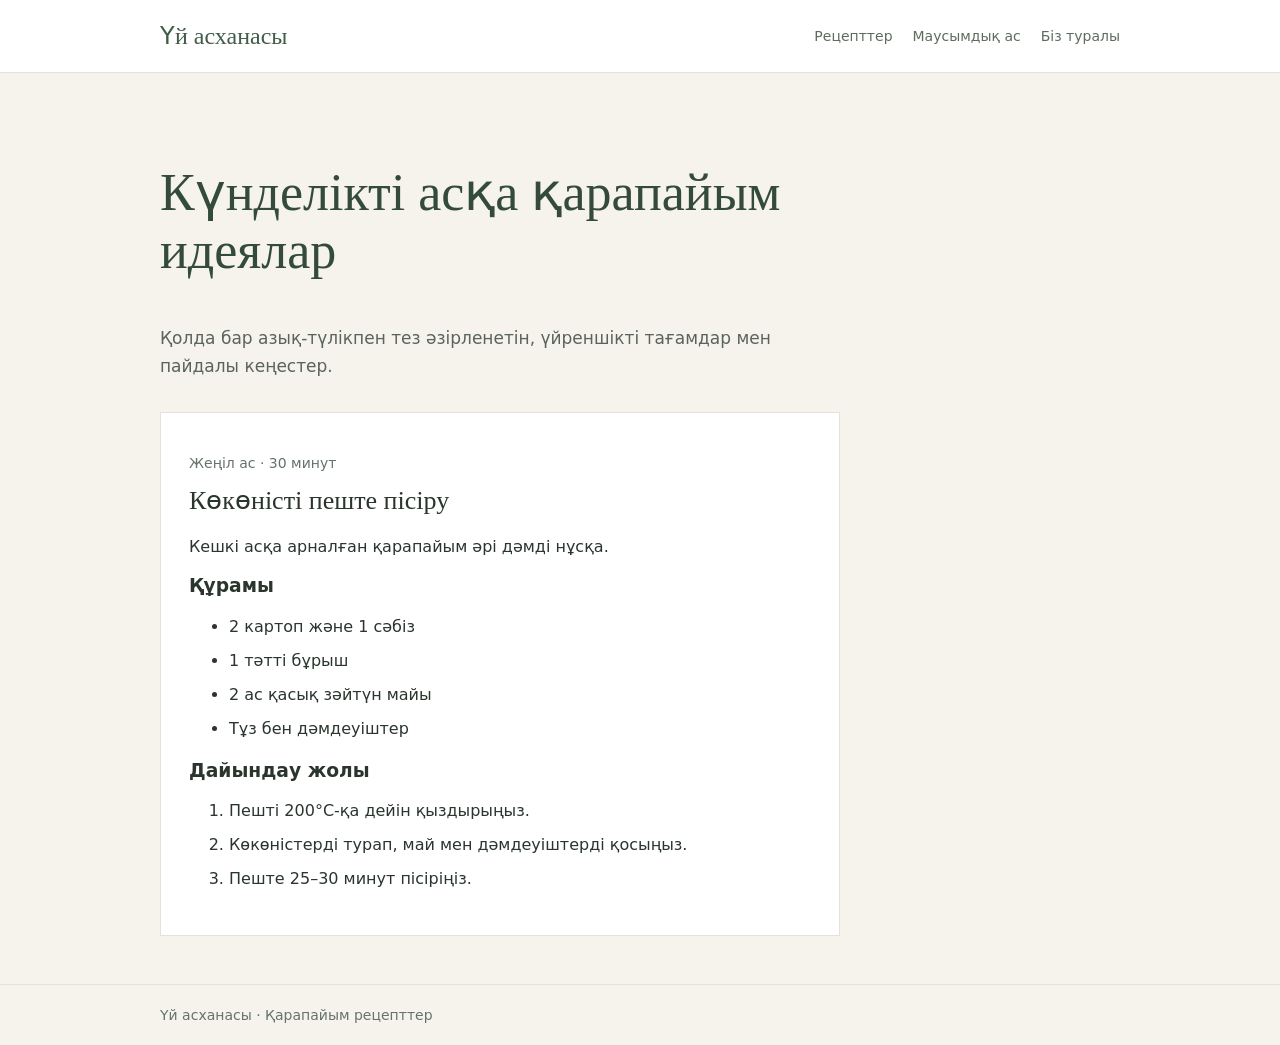
<file: recipes.html>
<!doctype html>
<html lang="kk">
<head>
  <meta charset="utf-8">
  <meta name="viewport" content="width=device-width, initial-scale=1">
  <meta name="referrer" content="no-referrer">
  <meta name="robots" content="noindex,nofollow">
  <title>Үй асханасы — жеңіл рецепттер</title>
  <style>
    :root { color-scheme: light; font-family: system-ui, sans-serif; color: #29352d; background: #f5f3ec; }
    * { box-sizing: border-box; }
    body { margin: 0; }
    header { background: #fff; border-bottom: 1px solid #e6e2d8; }
    .wrap { width: min(960px, 92vw); margin: auto; }
    .top { padding: 22px 0; display: flex; justify-content: space-between; align-items: center; gap: 16px; }
    .brand { font-family: Georgia, serif; font-size: 24px; color: #415d49; }
    nav { display: flex; gap: 20px; color: #5e6c60; font-size: 14px; }
    main { padding: 48px 0; }
    .intro { max-width: 680px; margin-bottom: 32px; }
    h1 { font: 500 clamp(32px, 6vw, 52px)/1.12 Georgia, serif; color: #354b3a; }
    .intro p { font-size: 17px; line-height: 1.65; color: #59645b; }
    article { background: #fff; border: 1px solid #e6e2d8; padding: 28px; max-width: 680px; }
    h2 { margin-top: 0; font: 500 26px Georgia, serif; }
    .meta { color: #667369; font-size: 14px; }
    li { margin: 10px 0; line-height: 1.5; }
    footer { border-top: 1px solid #e6e2d8; padding: 22px 0; color: #667369; font-size: 14px; }
    @media (max-width: 620px) { nav { display: none; } main { padding-top: 28px; } article { padding: 22px; } }
  </style>
</head>
<body>
  <header><div class="wrap top"><div class="brand">Үй асханасы</div><nav><span>Рецепттер</span><span>Маусымдық ас</span><span>Біз туралы</span></nav></div></header>
  <main class="wrap">
    <section class="intro"><h1>Күнделікті асқа қарапайым идеялар</h1><p>Қолда бар азық-түлікпен тез әзірленетін, үйреншікті тағамдар мен пайдалы кеңестер.</p></section>
    <article><p class="meta">Жеңіл ас · 30 минут</p><h2>Көкөністі пеште пісіру</h2><p>Кешкі асқа арналған қарапайым әрі дәмді нұсқа.</p><h3>Құрамы</h3><ul><li>2 картоп және 1 сәбіз</li><li>1 тәтті бұрыш</li><li>2 ас қасық зәйтүн майы</li><li>Тұз бен дәмдеуіштер</li></ul><h3>Дайындау жолы</h3><ol><li>Пешті 200°C-қа дейін қыздырыңыз.</li><li>Көкөністерді турап, май мен дәмдеуіштерді қосыңыз.</li><li>Пеште 25–30 минут пісіріңіз.</li></ol></article>
  </main>
  <footer><div class="wrap">Үй асханасы · Қарапайым рецепттер</div></footer>
</body>
</html>
</file>
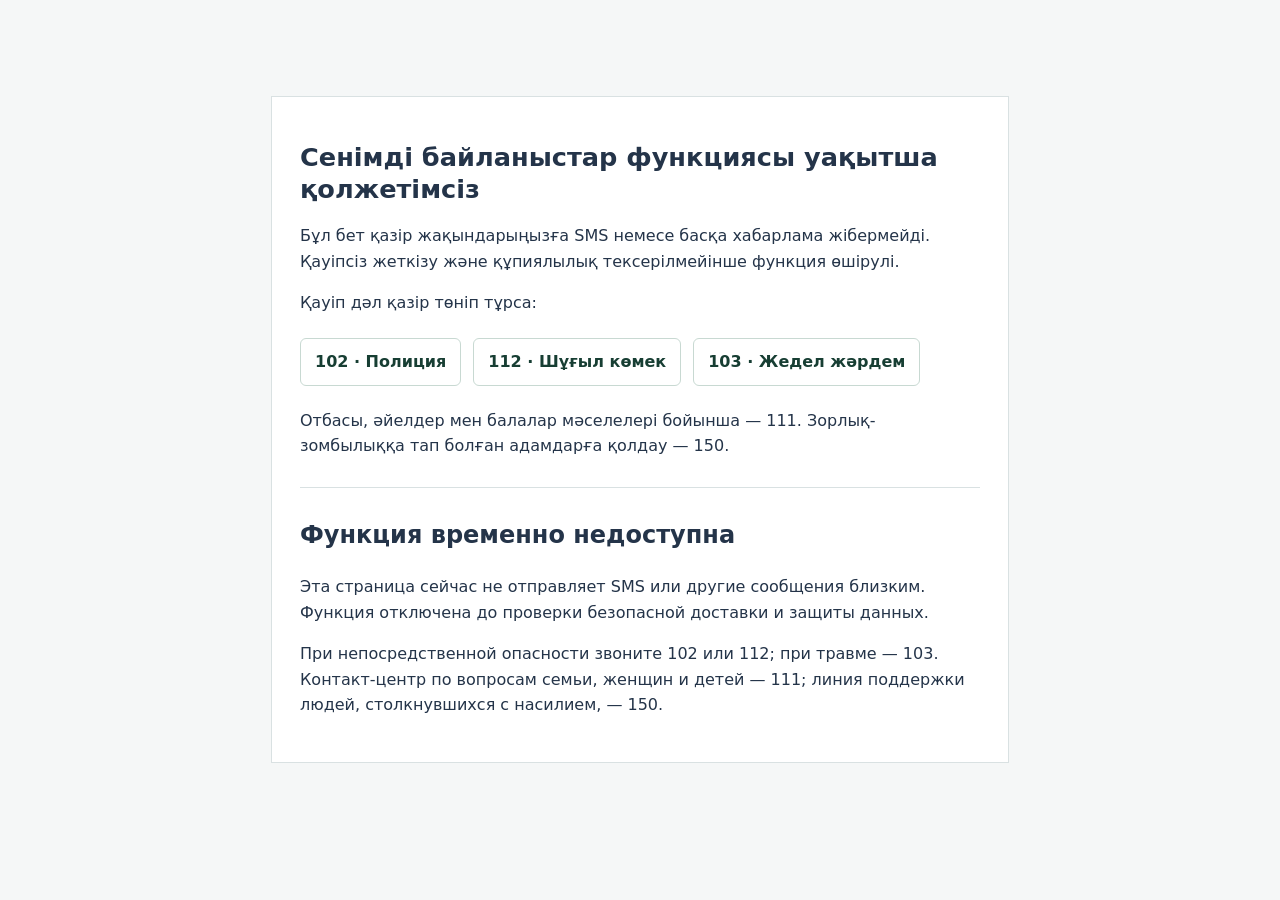
<file: trusted_network/templates/trusted_network/unavailable.html>
<!doctype html>
<html lang="kk">
<head>
  <meta charset="utf-8">
  <meta name="viewport" content="width=device-width, initial-scale=1">
  <meta name="referrer" content="no-referrer">
  <title>Сенімді байланыстар — уақытша қолжетімсіз</title>
  <style>
    body { margin: 0; padding: 24px; color: #243449; background: #f5f7f7; font: 16px/1.6 system-ui, sans-serif; }
    main { max-width: 680px; margin: 8vh auto; padding: 28px; background: #fff; border: 1px solid #d9e1e2; }
    h1 { font-size: 1.6rem; line-height: 1.25; }
    .numbers { display: flex; flex-wrap: wrap; gap: 12px; margin: 22px 0; }
    .numbers a { padding: 10px 14px; color: #173e33; border: 1px solid #c8d9d2; border-radius: 6px; text-decoration: none; font-weight: 700; }
    hr { border: 0; border-top: 1px solid #d9e1e2; margin: 28px 0; }
  </style>
</head>
<body>
  <main>
    <h1>Сенімді байланыстар функциясы уақытша қолжетімсіз</h1>
    <p>Бұл бет қазір жақындарыңызға SMS немесе басқа хабарлама жібермейді. Қауіпсіз жеткізу және құпиялылық тексерілмейінше функция өшірулі.</p>
    <p>Қауіп дәл қазір төніп тұрса:</p>
    <div class="numbers"><a href="tel:102">102 · Полиция</a><a href="tel:112">112 · Шұғыл көмек</a><a href="tel:103">103 · Жедел жәрдем</a></div>
    <p>Отбасы, әйелдер мен балалар мәселелері бойынша — 111. Зорлық-зомбылыққа тап болған адамдарға қолдау — 150.</p>
    <hr>
    <h2>Функция временно недоступна</h2>
    <p>Эта страница сейчас не отправляет SMS или другие сообщения близким. Функция отключена до проверки безопасной доставки и защиты данных.</p>
    <p>При непосредственной опасности звоните 102 или 112; при травме — 103. Контакт-центр по вопросам семьи, женщин и детей — 111; линия поддержки людей, столкнувшихся с насилием, — 150.</p>
  </main>
</body>
</html>
</file>
<file: style.css>
/* ========================================
   DESIGN TOKENS
   ======================================== */
:root {
    /* Colors */
    --color-navy: #0B1A2F;
    --color-navy-light: #122240;
    --color-navy-mid: #1A2E4A;
    --color-navy-subtle: #243B5C;
    --color-white: #FFFFFF;
    --color-offwhite: #F0F4F8;
    --color-gray-100: #E2E8F0;
    --color-gray-200: #CBD5E1;
    --color-gray-300: #94A3B8;
    --color-gray-400: #64748B;
    --color-red: #DC2626;
    --color-red-hover: #B91C1C;
    --color-red-glow: rgba(220, 38, 38, 0.25);
    --color-accent: #3B82F6;
    --color-accent-light: #60A5FA;
    --color-accent-glow: rgba(59, 130, 246, 0.2);
    --color-success: #10B981;
    --color-teal: #14B8A6;
    --color-purple: #8B5CF6;
    --color-amber: #F59E0B;

    /* Typography */
    --font-family: 'Inter', -apple-system, BlinkMacSystemFont, 'Segoe UI', sans-serif;
    --font-size-xs: 0.75rem;
    --font-size-sm: 0.875rem;
    --font-size-base: 1rem;
    --font-size-lg: 1.125rem;
    --font-size-xl: 1.25rem;
    --font-size-2xl: 1.5rem;
    --font-size-3xl: 2rem;
    --font-size-4xl: 2.5rem;
    --font-size-5xl: 3.5rem;
    --font-size-6xl: 4.5rem;

    /* Spacing */
    --space-1: 0.25rem;
    --space-2: 0.5rem;
    --space-3: 0.75rem;
    --space-4: 1rem;
    --space-5: 1.25rem;
    --space-6: 1.5rem;
    --space-8: 2rem;
    --space-10: 2.5rem;
    --space-12: 3rem;
    --space-16: 4rem;
    --space-20: 5rem;
    --space-24: 6rem;

    /* Layout */
    --max-width: 1200px;
    --nav-height: 72px;
    --border-radius-sm: 8px;
    --border-radius-md: 12px;
    --border-radius-lg: 16px;
    --border-radius-xl: 24px;

    /* Shadows */
    --shadow-sm: 0 1px 2px rgba(0, 0, 0, 0.05);
    --shadow-md: 0 4px 6px -1px rgba(0, 0, 0, 0.1), 0 2px 4px -2px rgba(0, 0, 0, 0.1);
    --shadow-lg: 0 10px 15px -3px rgba(0, 0, 0, 0.1), 0 4px 6px -4px rgba(0, 0, 0, 0.1);
    --shadow-xl: 0 20px 25px -5px rgba(0, 0, 0, 0.1), 0 8px 10px -6px rgba(0, 0, 0, 0.1);
    --shadow-glow: 0 0 40px rgba(59, 130, 246, 0.15);

    /* Transitions */
    --transition-fast: 150ms ease;
    --transition-base: 250ms ease;
    --transition-slow: 400ms cubic-bezier(0.4, 0, 0.2, 1);
}

/* ========================================
   RESET & BASE
   ======================================== */
*,
*::before,
*::after {
    margin: 0;
    padding: 0;
    box-sizing: border-box;
}

html {
    scroll-behavior: smooth;
    scroll-padding-top: var(--nav-height);
}

body {
    font-family: var(--font-family);
    font-size: var(--font-size-base);
    line-height: 1.6;
    color: var(--color-white);
    background: var(--color-navy);
    -webkit-font-smoothing: antialiased;
    -moz-osx-font-smoothing: grayscale;
    overflow-x: hidden;
}

.secret-mode-overlay {
    position: fixed;
    inset: 0;
    display: none;
    align-items: center;
    justify-content: center;
    background: rgba(2, 6, 23, 0.86);
    backdrop-filter: blur(10px);
    z-index: 2000;
}

.secret-mode-overlay.visible {
    display: flex;
}

.secret-mode-card {
    background: linear-gradient(135deg, rgba(15, 23, 42, 0.96), rgba(30, 41, 59, 0.96));
    border: 1px solid rgba(96, 165, 250, 0.3);
    border-radius: 24px;
    padding: 2rem 2.5rem;
    text-align: center;
    box-shadow: 0 30px 60px rgba(15, 23, 42, 0.6);
    max-width: 420px;
    width: min(90vw, 420px);
}

.secret-mode-icon {
    font-size: 2.4rem;
    margin-bottom: 0.75rem;
}

.secret-mode-card h3 {
    font-size: 1.6rem;
    margin-bottom: 0.5rem;
}

.secret-mode-card p {
    color: var(--color-gray-300);
    line-height: 1.6;
}

a {
    text-decoration: none;
    color: inherit;
}

ul {
    list-style: none;
}

img {
    max-width: 100%;
    display: block;
}

/* ========================================
   UTILITY CLASSES
   ======================================== */
.section-container {
    max-width: var(--max-width);
    margin: 0 auto;
    padding: 0 var(--space-6);
}

/* ========================================
   ANIMATIONS
   ======================================== */
@keyframes fadeInUp {
    from {
        opacity: 0;
        transform: translateY(30px);
    }

    to {
        opacity: 1;
        transform: translateY(0);
    }
}

@keyframes fadeIn {
    from {
        opacity: 0;
    }

    to {
        opacity: 1;
    }
}

@keyframes pulse {
    0% {
        transform: scale(1);
        box-shadow: 0 0 15px rgba(220, 38, 38, 0.4);
    }

    50% {
        transform: scale(1.08);
        box-shadow: 0 0 35px rgba(220, 38, 38, 0.8), 0 0 10px rgba(220, 38, 38, 0.5);
    }

    100% {
        transform: scale(1);
        box-shadow: 0 0 15px rgba(220, 38, 38, 0.4);
    }
}

@keyframes ripple {
    0% {
        transform: scale(0.8);
        opacity: 0.6;
    }

    100% {
        transform: scale(2.5);
        opacity: 0;
    }
}

@keyframes scrollDown {
    0% {
        transform: translateY(0);
        opacity: 0;
    }

    30% {
        opacity: 1;
    }

    100% {
        transform: translateY(20px);
        opacity: 0;
    }
}

@keyframes float {

    0%,
    100% {
        transform: translateY(0);
    }

    50% {
        transform: translateY(-12px);
    }
}

@keyframes shimmer {
    0% {
        background-position: -200% center;
    }

    100% {
        background-position: 200% center;
    }
}

.feature-card,
.stat-item,
.about-content,
.about-visual,
.contact-card {
    opacity: 0;
    transform: translateY(30px);
    transition: opacity 0.6s ease, transform 0.6s ease;
}

.feature-card.animate-in,
.stat-item.animate-in,
.about-content.animate-in,
.about-visual.animate-in,
.contact-card.animate-in {
    opacity: 1;
    transform: translateY(0);
}

.feature-card:nth-child(2) {
    transition-delay: 0.15s;
}

.feature-card:nth-child(3) {
    transition-delay: 0.3s;
}

.stat-item:nth-child(2) {
    transition-delay: 0.1s;
}

.stat-item:nth-child(3) {
    transition-delay: 0.2s;
}

.stat-item:nth-child(4) {
    transition-delay: 0.3s;
}

/* ========================================
   NAVBAR
   ======================================== */
.navbar {
    position: fixed;
    top: 0;
    left: 0;
    width: 100%;
    height: var(--nav-height);
    z-index: 1000;
    transition: background var(--transition-base), box-shadow var(--transition-base), backdrop-filter var(--transition-base);
}

.navbar.scrolled {
    background: rgba(11, 26, 47, 0.92);
    backdrop-filter: blur(20px);
    -webkit-backdrop-filter: blur(20px);
    box-shadow: 0 1px 0 rgba(255, 255, 255, 0.06);
}

.nav-container {
    max-width: var(--max-width);
    margin: 0 auto;
    padding: 0 var(--space-6);
    height: 100%;
    display: flex;
    align-items: center;
    justify-content: space-between;
}

.nav-logo {
    display: flex;
    align-items: center;
    gap: var(--space-3);
    font-weight: 800;
    font-size: var(--font-size-lg);
    letter-spacing: 0.05em;
    z-index: 1001;
}

.logo-icon {
    width: 40px;
    height: 40px;
    background: linear-gradient(135deg, var(--color-accent), var(--color-accent-light));
    border-radius: var(--border-radius-sm);
    display: flex;
    align-items: center;
    justify-content: center;
    color: var(--color-white);
}

.logo-text {
    background: linear-gradient(135deg, var(--color-white), var(--color-gray-200));
    -webkit-background-clip: text;
    -webkit-text-fill-color: transparent;
    background-clip: text;
}

.nav-links {
    display: flex;
    align-items: center;
    gap: var(--space-8);
}

.nav-link {
    font-size: var(--font-size-sm);
    font-weight: 500;
    color: var(--color-gray-300);
    transition: color var(--transition-fast);
    position: relative;
}

.nav-link::after {
    content: '';
    position: absolute;
    bottom: -4px;
    left: 0;
    width: 0;
    height: 2px;
    background: var(--color-accent);
    border-radius: 1px;
    transition: width var(--transition-base);
}

.nav-link:hover {
    color: var(--color-white);
}

.nav-link:hover::after {
    width: 100%;
}

.nav-actions {
    display: flex;
    align-items: center;
    gap: var(--space-4);
    z-index: 1001;
}

/* Quick Exit Button */
.btn-exit {
    display: inline-flex;
    align-items: center;
    gap: var(--space-2);
    padding: var(--space-2) var(--space-5);
    background: var(--color-red);
    color: var(--color-white);
    font-size: var(--font-size-xs);
    font-weight: 700;
    letter-spacing: 0.08em;
    border-radius: var(--border-radius-sm);
    transition: background var(--transition-fast), box-shadow var(--transition-fast), transform var(--transition-fast);
    box-shadow: 0 0 20px var(--color-red-glow);
    animation: pulse 2s infinite;
}

.btn-exit:hover {
    background: var(--color-red-hover);
    box-shadow: 0 0 30px var(--color-red-glow);
    transform: scale(1.05);
    animation: none;
}

/* Secret Mode Button */
.btn-secret {
    display: flex;
    align-items: center;
    justify-content: center;
    width: 38px;
    height: 38px;
    background: rgba(255, 255, 255, 0.05);
    border: 1px solid rgba(255, 255, 255, 0.1);
    color: var(--color-gray-300);
    border-radius: var(--border-radius-sm);
    cursor: pointer;
    transition: all var(--transition-base);
}

.btn-secret:hover {
    background: rgba(255, 255, 255, 0.15);
    color: var(--color-white);
    border-color: rgba(255, 255, 255, 0.3);
    transform: scale(1.05);
}

/* Hamburger */
.hamburger {
    display: none;
    flex-direction: column;
    gap: 5px;
    background: none;
    border: none;
    cursor: pointer;
    padding: var(--space-2);
}

.hamburger span {
    width: 22px;
    height: 2px;
    background: var(--color-white);
    border-radius: 2px;
    transition: all var(--transition-base);
}

.hamburger.active span:nth-child(1) {
    transform: translateY(7px) rotate(45deg);
}

.hamburger.active span:nth-child(2) {
    opacity: 0;
}

.hamburger.active span:nth-child(3) {
    transform: translateY(-7px) rotate(-45deg);
}

/* ========================================
   HERO
   ======================================== */
.hero {
    min-height: 100vh;
    display: flex;
    align-items: center;
    position: relative;
    overflow: hidden;
    padding-top: var(--nav-height);
}

.hero-bg-pattern {
    position: absolute;
    inset: 0;
    background:
        radial-gradient(circle at 20% 50%, rgba(59, 130, 246, 0.08) 0%, transparent 50%),
        radial-gradient(circle at 80% 20%, rgba(139, 92, 246, 0.06) 0%, transparent 40%),
        radial-gradient(circle at 50% 80%, rgba(20, 184, 166, 0.05) 0%, transparent 50%);
    pointer-events: none;
}

.hero-container {
    max-width: var(--max-width);
    margin: 0 auto;
    padding: var(--space-16) var(--space-6);
    display: grid;
    grid-template-columns: 1.2fr 0.8fr;
    align-items: center;
    gap: var(--space-16);
    position: relative;
}

.hero-content {
    animation: fadeInUp 0.8s ease both;
}

.hero-badge {
    display: inline-flex;
    align-items: center;
    gap: var(--space-2);
    padding: var(--space-2) var(--space-4);
    background: rgba(59, 130, 246, 0.1);
    border: 1px solid rgba(59, 130, 246, 0.2);
    border-radius: 100px;
    font-size: var(--font-size-xs);
    font-weight: 600;
    color: var(--color-accent-light);
    letter-spacing: 0.05em;
    margin-bottom: var(--space-8);
}

.badge-dot {
    width: 6px;
    height: 6px;
    background: var(--color-accent);
    border-radius: 50%;
    animation: pulse 2s infinite;
}

.hero-title {
    font-size: var(--font-size-6xl);
    font-weight: 900;
    line-height: 1.05;
    letter-spacing: -0.03em;
    margin-bottom: var(--space-8);
}

.title-highlight {
    background: linear-gradient(135deg, var(--color-accent), var(--color-teal));
    -webkit-background-clip: text;
    -webkit-text-fill-color: transparent;
    background-clip: text;
}

.hero-description {
    font-size: var(--font-size-lg);
    color: var(--color-gray-300);
    line-height: 1.7;
    max-width: 520px;
    margin-bottom: var(--space-10);
}

.hero-buttons {
    display: flex;
    gap: var(--space-4);
    margin-bottom: var(--space-8);
}

/* Buttons */
.btn {
    display: inline-flex;
    align-items: center;
    gap: var(--space-3);
    padding: var(--space-4) var(--space-8);
    font-family: var(--font-family);
    font-size: var(--font-size-base);
    font-weight: 600;
    border-radius: var(--border-radius-md);
    border: none;
    cursor: pointer;
    transition: all var(--transition-base);
}

.btn-primary {
    background: linear-gradient(135deg, var(--color-accent), #2563EB);
    color: var(--color-white);
    box-shadow: 0 4px 15px var(--color-accent-glow);
}

.btn-primary:hover {
    transform: translateY(-2px);
    box-shadow: 0 8px 25px var(--color-accent-glow);
}

.btn-secondary {
    background: rgba(255, 255, 255, 0.06);
    color: var(--color-white);
    border: 1px solid rgba(255, 255, 255, 0.12);
}

.btn-secondary:hover {
    background: rgba(255, 255, 255, 0.1);
    border-color: rgba(255, 255, 255, 0.2);
    transform: translateY(-2px);
}

.btn-full {
    width: 100%;
    justify-content: center;
}

.hero-hotline {
    display: flex;
    align-items: center;
    gap: var(--space-3);
    font-size: var(--font-size-sm);
    color: var(--color-gray-400);
}

.hero-hotline strong {
    color: var(--color-red);
    font-size: var(--font-size-base);
}

.privacy-note {
    max-width: 560px;
    margin-top: 12px;
    color: var(--color-gray-300);
    font-size: 0.82rem;
    line-height: 1.5;
}

/* Hero Visual */
.hero-visual {
    display: flex;
    justify-content: center;
    align-items: center;
    animation: fadeIn 1s ease 0.4s both;
}

.shield-graphic {
    position: relative;
    width: 320px;
    height: 320px;
    display: flex;
    align-items: center;
    justify-content: center;
}

.shield-ring {
    position: absolute;
    border-radius: 50%;
    border: 1px solid rgba(59, 130, 246, 0.15);
}

.ring-1 {
    width: 100%;
    height: 100%;
    animation: ripple 4s ease-out infinite;
}

.ring-2 {
    width: 75%;
    height: 75%;
    border-color: rgba(59, 130, 246, 0.2);
    animation: ripple 4s ease-out 1.3s infinite;
}

.ring-3 {
    width: 50%;
    height: 50%;
    border-color: rgba(59, 130, 246, 0.25);
    animation: ripple 4s ease-out 2.6s infinite;
}

.shield-icon {
    color: var(--color-accent);
    animation: float 6s ease-in-out infinite;
    filter: drop-shadow(0 0 20px var(--color-accent-glow));
}

/* Scroll Indicator */
.hero-scroll-indicator {
    position: absolute;
    bottom: var(--space-10);
    left: 50%;
    transform: translateX(-50%);
}

.scroll-line {
    width: 2px;
    height: 40px;
    background: linear-gradient(to bottom, var(--color-accent), transparent);
    border-radius: 1px;
    animation: scrollDown 2s ease infinite;
}

/* ========================================
   FEATURES
   ======================================== */
.features {
    padding: var(--space-24) 0;
    position: relative;
}

.section-header {
    text-align: center;
    margin-bottom: var(--space-16);
}

.section-label {
    display: inline-block;
    font-size: var(--font-size-xs);
    font-weight: 700;
    color: var(--color-accent);
    letter-spacing: 0.15em;
    text-transform: uppercase;
    margin-bottom: var(--space-4);
}

.section-title {
    font-size: var(--font-size-4xl);
    font-weight: 800;
    letter-spacing: -0.02em;
    margin-bottom: var(--space-4);
}

.section-subtitle {
    font-size: var(--font-size-lg);
    color: var(--color-gray-400);
    max-width: 500px;
    margin: 0 auto;
}

.features-grid {
    display: grid;
    grid-template-columns: repeat(3, 1fr);
    gap: var(--space-8);
}

.feature-card {
    position: relative;
    background: linear-gradient(135deg, var(--color-navy-light) 0%, var(--color-navy-mid) 100%);
    border: 1px solid rgba(255, 255, 255, 0.06);
    border-radius: var(--border-radius-lg);
    padding: var(--space-10);
    transition: transform var(--transition-slow), box-shadow var(--transition-slow), border-color var(--transition-slow);
    overflow: hidden;
}

.feature-card::before {
    content: '';
    position: absolute;
    top: 0;
    left: 0;
    right: 0;
    height: 3px;
    background: linear-gradient(90deg, transparent, var(--color-accent), transparent);
    opacity: 0;
    transition: opacity var(--transition-slow);
}

.feature-card:hover {
    transform: translateY(-8px);
    border-color: rgba(59, 130, 246, 0.25);
    box-shadow: 0 15px 30px rgba(0, 0, 0, 0.3), 0 0 40px rgba(59, 130, 246, 0.15);
}

.feature-card:active {
    transform: translateY(-4px) scale(0.98);
    transition: transform 0.1s;
}

.feature-card:hover::before {
    opacity: 1;
}

.card-icon {
    width: 56px;
    height: 56px;
    border-radius: var(--border-radius-md);
    display: flex;
    align-items: center;
    justify-content: center;
    margin-bottom: var(--space-6);
}

.card-icon--legal {
    background: rgba(59, 130, 246, 0.12);
    color: var(--color-accent-light);
}

.card-icon--tech {
    background: rgba(139, 92, 246, 0.12);
    color: var(--color-purple);
}

.card-icon--psych {
    background: rgba(20, 184, 166, 0.12);
    color: var(--color-teal);
}

.card-number {
    font-size: var(--font-size-xs);
    font-weight: 700;
    color: var(--color-gray-400);
    letter-spacing: 0.1em;
    margin-bottom: var(--space-4);
}

.card-title {
    font-size: var(--font-size-xl);
    font-weight: 700;
    margin-bottom: var(--space-4);
    letter-spacing: -0.01em;
}

.card-description {
    font-size: var(--font-size-sm);
    color: var(--color-gray-300);
    line-height: 1.7;
    margin-bottom: var(--space-6);
}

.card-features {
    margin-bottom: var(--space-8);
    display: flex;
    flex-direction: column;
    gap: var(--space-3);
}

.card-features li {
    font-size: var(--font-size-sm);
    color: var(--color-gray-300);
    display: flex;
    align-items: center;
    gap: var(--space-3);
}

.card-features li::before {
    content: '';
    width: 6px;
    height: 6px;
    border-radius: 50%;
    flex-shrink: 0;
}

.card-icon--legal~.card-features li::before {
    background: var(--color-accent);
}

.card-icon--tech~.card-features li::before {
    background: var(--color-purple);
}

.card-icon--psych~.card-features li::before {
    background: var(--color-teal);
}

.card-link {
    display: inline-flex;
    align-items: center;
    gap: var(--space-2);
    font-size: var(--font-size-sm);
    font-weight: 600;
    color: var(--color-accent-light);
    transition: gap var(--transition-base), color var(--transition-fast);
}

.card-link:hover {
    gap: var(--space-3);
    color: var(--color-white);
}

/* ========================================
   STATS
   ======================================== */
.stats {
    padding: var(--space-16) 0;
    background: var(--color-navy-light);
    border-top: 1px solid rgba(255, 255, 255, 0.04);
    border-bottom: 1px solid rgba(255, 255, 255, 0.04);
}

.stats-grid {
    display: flex;
    align-items: center;
    justify-content: space-between;
}

.stat-item {
    text-align: center;
    flex: 1;
    padding: var(--space-8) var(--space-4);
}

.stat-number {
    font-size: var(--font-size-4xl);
    font-weight: 900;
    letter-spacing: -0.03em;
    background: linear-gradient(135deg, var(--color-white), var(--color-gray-200));
    -webkit-background-clip: text;
    -webkit-text-fill-color: transparent;
    background-clip: text;
    margin-bottom: var(--space-2);
}

.stat-label {
    font-size: var(--font-size-base);
    font-weight: 600;
    color: var(--color-white);
    margin-bottom: var(--space-1);
}

.stat-desc {
    font-size: var(--font-size-xs);
    color: var(--color-gray-400);
}

.stat-divider {
    width: 1px;
    height: 60px;
    background: linear-gradient(to bottom, transparent, rgba(255, 255, 255, 0.1), transparent);
}

/* ========================================
   ABOUT
   ======================================== */
.about {
    padding: var(--space-24) 0;
}

.about-grid {
    display: grid;
    grid-template-columns: 1.2fr 0.8fr;
    gap: var(--space-16);
    align-items: center;
}

.about-text {
    font-size: var(--font-size-base);
    color: var(--color-gray-300);
    line-height: 1.8;
    margin-bottom: var(--space-6);
}

.about-features {
    display: flex;
    flex-direction: column;
    gap: var(--space-4);
    margin-top: var(--space-8);
}

.about-feature {
    display: flex;
    align-items: center;
    gap: var(--space-4);
    font-size: var(--font-size-base);
    font-weight: 500;
}

.about-feature-icon {
    width: 36px;
    height: 36px;
    border-radius: 50%;
    background: rgba(16, 185, 129, 0.12);
    color: var(--color-success);
    display: flex;
    align-items: center;
    justify-content: center;
    flex-shrink: 0;
}

.about-visual {
    display: flex;
    justify-content: center;
}

.about-card {
    background: linear-gradient(135deg, var(--color-navy-light), var(--color-navy-mid));
    border: 1px solid rgba(255, 255, 255, 0.06);
    border-radius: var(--border-radius-xl);
    padding: var(--space-12);
    text-align: center;
    width: 280px;
    box-shadow: var(--shadow-glow);
    animation: float 8s ease-in-out infinite;
}

.about-card-icon {
    color: var(--color-accent-light);
    margin-bottom: var(--space-6);
    display: flex;
    justify-content: center;
}

.about-card-stat {
    font-size: var(--font-size-5xl);
    font-weight: 900;
    background: linear-gradient(135deg, var(--color-accent), var(--color-teal));
    -webkit-background-clip: text;
    -webkit-text-fill-color: transparent;
    background-clip: text;
    margin-bottom: var(--space-2);
}

.about-card-label {
    font-size: var(--font-size-base);
    color: var(--color-gray-300);
}

/* ========================================
   CONTACT
   ======================================== */
.contact {
    padding: var(--space-24) 0;
}

.contact-card {
    background: linear-gradient(135deg, var(--color-navy-light) 0%, var(--color-navy-mid) 100%);
    border: 1px solid rgba(255, 255, 255, 0.06);
    border-radius: var(--border-radius-xl);
    padding: var(--space-16);
    display: grid;
    grid-template-columns: 1fr 1fr;
    gap: var(--space-16);
}

.contact-title {
    font-size: var(--font-size-3xl);
    font-weight: 800;
    margin-bottom: var(--space-4);
}

.contact-desc {
    color: var(--color-gray-300);
    line-height: 1.7;
    margin-bottom: var(--space-10);
}

.contact-methods {
    display: flex;
    flex-direction: column;
    gap: var(--space-4);
}

.contact-method {
    display: flex;
    align-items: center;
    gap: var(--space-4);
    padding: var(--space-4) var(--space-5);
    background: rgba(255, 255, 255, 0.04);
    border: 1px solid rgba(255, 255, 255, 0.06);
    border-radius: var(--border-radius-md);
    transition: all var(--transition-base);
}

.contact-method:hover {
    background: rgba(255, 255, 255, 0.08);
    border-color: rgba(59, 130, 246, 0.2);
    transform: translateX(4px);
}

.contact-method-icon {
    width: 44px;
    height: 44px;
    border-radius: var(--border-radius-sm);
    background: rgba(59, 130, 246, 0.1);
    color: var(--color-accent-light);
    display: flex;
    align-items: center;
    justify-content: center;
    flex-shrink: 0;
}

.contact-method-label {
    font-size: var(--font-size-xs);
    color: var(--color-gray-400);
    margin-bottom: 2px;
}

.contact-method-value {
    font-weight: 700;
    font-size: var(--font-size-lg);
}

/* Form */
.contact-form-wrapper {
    display: flex;
    align-items: center;
}

.contact-form {
    width: 100%;
}

.form-group {
    margin-bottom: var(--space-4);
}

.form-input {
    width: 100%;
    padding: var(--space-4) var(--space-5);
    background: rgba(255, 255, 255, 0.04);
    border: 1px solid rgba(255, 255, 255, 0.08);
    border-radius: var(--border-radius-md);
    color: var(--color-white);
    font-family: var(--font-family);
    font-size: var(--font-size-base);
    transition: border-color var(--transition-fast), background var(--transition-fast), box-shadow var(--transition-fast);
    outline: none;
}

.form-input::placeholder {
    color: var(--color-gray-400);
}

.form-input:focus {
    border-color: var(--color-accent);
    background: rgba(59, 130, 246, 0.05);
    box-shadow: 0 0 0 3px rgba(59, 130, 246, 0.1);
}

.form-textarea {
    resize: vertical;
    min-height: 80px;
}

.form-note {
    display: flex;
    align-items: center;
    gap: var(--space-2);
    margin-top: var(--space-4);
    font-size: var(--font-size-xs);
    color: var(--color-gray-400);
}

/* ========================================
   FOOTER
   ======================================== */
.footer {
    padding: var(--space-12) 0;
    border-top: 1px solid rgba(255, 255, 255, 0.04);
}

.footer-content {
    display: flex;
    flex-direction: column;
    gap: var(--space-8);
}

.footer-desc {
    color: var(--color-gray-400);
    font-size: var(--font-size-sm);
    max-width: 400px;
    margin-top: var(--space-4);
}

.footer-bottom {
    display: flex;
    justify-content: space-between;
    align-items: center;
    padding-top: var(--space-8);
    border-top: 1px solid rgba(255, 255, 255, 0.06);
    font-size: var(--font-size-sm);
    color: var(--color-gray-400);
}

.footer-emergency strong {
    color: var(--color-red);
}

.footer-emergency a {
    color: inherit;
    text-decoration: none;
    transition: color var(--transition-fast);
}

.footer-emergency a:hover {
    color: var(--color-red);
}

/* Emergency Numbers Grid */
.footer-emergency-numbers {
    padding: var(--space-8) 0;
}

.emergency-title {
    display: flex;
    align-items: center;
    gap: var(--space-3);
    font-size: var(--font-size-base);
    font-weight: 700;
    color: var(--color-white);
    margin-bottom: var(--space-6);
}

.emergency-title svg {
    color: var(--color-red);
}

.emergency-grid {
    display: grid;
    grid-template-columns: repeat(3, 1fr);
    gap: var(--space-4);
}

.emergency-link {
    display: flex;
    align-items: center;
    gap: var(--space-4);
    padding: var(--space-5) var(--space-6);
    background: rgba(255, 255, 255, 0.03);
    border: 1px solid rgba(255, 255, 255, 0.06);
    border-radius: var(--border-radius-md);
    transition: all var(--transition-base);
    position: relative;
    overflow: hidden;
}

.emergency-link::before {
    content: '';
    position: absolute;
    inset: 0;
    opacity: 0;
    transition: opacity var(--transition-base);
    border-radius: inherit;
}

.emergency-link:hover {
    transform: translateY(-3px);
    border-color: rgba(220, 38, 38, 0.3);
    box-shadow: 0 8px 25px rgba(220, 38, 38, 0.15);
}

.emergency-link:hover::before {
    opacity: 1;
}

.emergency-icon {
    width: 48px;
    height: 48px;
    border-radius: var(--border-radius-sm);
    display: flex;
    align-items: center;
    justify-content: center;
    flex-shrink: 0;
    transition: transform var(--transition-base);
}

.emergency-link:hover .emergency-icon {
    transform: scale(1.1);
}

.emergency-icon--police {
    background: rgba(59, 130, 246, 0.12);
    color: var(--color-accent-light);
}

.emergency-icon--child {
    background: rgba(20, 184, 166, 0.12);
    color: var(--color-teal);
}

.emergency-icon--help {
    background: rgba(139, 92, 246, 0.12);
    color: var(--color-purple);
}

.emergency-number {
    display: block;
    font-size: var(--font-size-2xl);
    font-weight: 900;
    letter-spacing: -0.02em;
    line-height: 1.1;
}

.emergency-label {
    display: block;
    font-size: var(--font-size-xs);
    color: var(--color-gray-400);
    margin-top: 2px;
}

/* ========================================
   EVIDENCE CHECKLIST
   ======================================== */
.checklist-section {
    padding: var(--space-24) 0;
}

.checklist-card {
    background: linear-gradient(135deg, var(--color-navy-light) 0%, var(--color-navy-mid) 100%);
    border: 1px solid rgba(255, 255, 255, 0.06);
    border-radius: var(--border-radius-xl);
    padding: var(--space-10);
    opacity: 0;
    transform: translateY(30px);
    transition: opacity 0.6s ease, transform 0.6s ease;
}

.checklist-card.animate-in {
    opacity: 1;
    transform: translateY(0);
}

/* Progress Bar */
.checklist-progress {
    margin-bottom: var(--space-8);
}

.progress-info {
    display: flex;
    justify-content: space-between;
    align-items: center;
    margin-bottom: var(--space-3);
}

.progress-label {
    font-size: var(--font-size-sm);
    color: var(--color-gray-300);
}

.progress-count {
    font-size: var(--font-size-sm);
    font-weight: 700;
    color: var(--color-white);
}

.progress-bar {
    width: 100%;
    height: 6px;
    background: rgba(255, 255, 255, 0.06);
    border-radius: 100px;
    overflow: hidden;
}

.progress-fill {
    height: 100%;
    width: 0%;
    border-radius: 100px;
    background: var(--color-gray-400);
    transition: width 0.5s cubic-bezier(0.4, 0, 0.2, 1), background 0.5s ease;
}

/* Checklist Grid */
.checklist-grid {
    display: grid;
    grid-template-columns: repeat(2, 1fr);
    gap: var(--space-4);
    margin-bottom: var(--space-8);
}

.checklist-item {
    display: flex;
    align-items: center;
    gap: var(--space-4);
    padding: var(--space-5) var(--space-5);
    background: rgba(255, 255, 255, 0.02);
    border: 1px solid rgba(255, 255, 255, 0.06);
    border-radius: var(--border-radius-lg);
    cursor: pointer;
    transition: all var(--transition-base);
    position: relative;
    overflow: hidden;
}

.checklist-item::before {
    content: '';
    position: absolute;
    top: 0;
    left: 0;
    right: 0;
    bottom: 0;
    background: linear-gradient(135deg, rgba(255, 255, 255, 0.05), transparent);
    opacity: 0;
    transition: opacity var(--transition-base);
}

.checklist-item:hover {
    background: rgba(255, 255, 255, 0.04);
    border-color: rgba(59, 130, 246, 0.25);
    transform: translateY(-2px);
    box-shadow: 0 8px 20px rgba(0, 0, 0, 0.15);
}

.checklist-item:hover::before {
    opacity: 1;
}

.checklist-item.checked {
    background: rgba(16, 185, 129, 0.08);
    border-color: rgba(16, 185, 129, 0.3);
    box-shadow: 0 8px 20px rgba(16, 185, 129, 0.1);
}

.checklist-item:active {
    transform: translateY(0) scale(0.98);
    transition: transform 0.1s;
}

.checklist-checkbox {
    position: absolute;
    opacity: 0;
    width: 0;
    height: 0;
    pointer-events: none;
}

.checkbox-custom {
    width: 26px;
    height: 26px;
    border-radius: 8px;
    border: 2px solid rgba(255, 255, 255, 0.2);
    display: flex;
    align-items: center;
    justify-content: center;
    flex-shrink: 0;
    transition: all var(--transition-base);
    color: transparent;
    background: rgba(0, 0, 0, 0.2);
}

.checklist-item.checked .checkbox-custom {
    background: linear-gradient(135deg, var(--color-success), #059669);
    border-color: transparent;
    color: var(--color-white);
    box-shadow: 0 4px 10px rgba(16, 185, 129, 0.3);
}

.checkbox-custom svg {
    transition: transform 0.2s ease;
}

.checklist-item.checked .checkbox-custom svg {
    transform: scale(1);
}

.checklist-content {
    flex: 1;
    min-width: 0;
}

.checklist-title {
    font-size: var(--font-size-sm);
    font-weight: 600;
    margin-bottom: 2px;
    transition: color var(--transition-fast);
}

.checklist-item.checked .checklist-title {
    color: var(--color-success);
}

.checklist-desc {
    font-size: var(--font-size-xs);
    color: var(--color-gray-400);
}

.checklist-icon {
    color: var(--color-gray-400);
    flex-shrink: 0;
    transition: color var(--transition-fast);
}

.checklist-item.checked .checklist-icon {
    color: var(--color-success);
}

/* Checklist Actions */
.checklist-actions {
    display: flex;
    justify-content: space-between;
    align-items: center;
}

.checklist-status {
    font-size: var(--font-size-sm);
    font-weight: 500;
    transition: color var(--transition-base);
}

.status-warning {
    color: var(--color-amber);
}

.status-progress {
    color: var(--color-accent-light);
}

.status-complete {
    color: var(--color-success);
}


/* ========================================
   QUIZ
   ======================================== */
.quiz-section {
    padding: var(--space-24) 0;
    background: var(--color-navy-light);
    border-top: 1px solid rgba(255, 255, 255, 0.04);
    border-bottom: 1px solid rgba(255, 255, 255, 0.04);
}

.quiz-card {
    background: linear-gradient(135deg, var(--color-navy) 0%, var(--color-navy-mid) 100%);
    border: 1px solid rgba(255, 255, 255, 0.06);
    border-radius: var(--border-radius-xl);
    padding: var(--space-10);
    max-width: 720px;
    margin: 0 auto;
    opacity: 0;
    transform: translateY(30px);
    transition: opacity 0.6s ease, transform 0.6s ease;
}

.quiz-card.animate-in {
    opacity: 1;
    transform: translateY(0);
}

/* Quiz Progress */
.quiz-progress-bar {
    width: 100%;
    height: 4px;
    background: rgba(255, 255, 255, 0.06);
    border-radius: 100px;
    overflow: hidden;
    margin-bottom: var(--space-4);
}

.quiz-progress-fill {
    height: 100%;
    width: 25%;
    background: linear-gradient(90deg, var(--color-accent), var(--color-teal));
    border-radius: 100px;
    transition: width 0.4s cubic-bezier(0.4, 0, 0.2, 1);
}

.quiz-step-info {
    text-align: center;
    font-size: var(--font-size-xs);
    font-weight: 600;
    color: var(--color-gray-400);
    letter-spacing: 0.05em;
    margin-bottom: var(--space-8);
}

/* Quiz Questions */
.quiz-question {
    display: none;
}

.quiz-question.active {
    display: block;
    animation: fadeInUp 0.4s ease both;
}

.quiz-question-title {
    font-size: var(--font-size-xl);
    font-weight: 700;
    margin-bottom: var(--space-8);
    line-height: 1.4;
    text-align: center;
}

.quiz-options {
    display: flex;
    flex-direction: column;
    gap: var(--space-3);
}

.quiz-option {
    cursor: pointer;
    display: block;
}

.quiz-option input[type="radio"] {
    position: absolute;
    opacity: 0;
    width: 0;
    height: 0;
    pointer-events: none;
}

.quiz-option-box {
    display: flex;
    align-items: center;
    gap: var(--space-4);
    padding: var(--space-5) var(--space-6);
    background: rgba(255, 255, 255, 0.02);
    border: 1px solid rgba(255, 255, 255, 0.08);
    border-radius: var(--border-radius-lg);
    transition: all var(--transition-base);
    font-size: var(--font-size-base);
    font-weight: 500;
}

.quiz-option-box:hover {
    background: rgba(255, 255, 255, 0.05);
    border-color: rgba(59, 130, 246, 0.3);
    transform: translateX(4px);
}

.quiz-option:active .quiz-option-box {
    transform: translateX(2px) scale(0.99);
}

.quiz-option-box.selected {
    background: linear-gradient(to right, rgba(59, 130, 246, 0.15), rgba(59, 130, 246, 0.05));
    border-color: var(--color-accent);
    box-shadow: 0 4px 15px rgba(59, 130, 246, 0.1);
}

.option-indicator {
    width: 22px;
    height: 22px;
    border-radius: 50%;
    border: 2px solid rgba(255, 255, 255, 0.2);
    flex-shrink: 0;
    position: relative;
    transition: all var(--transition-base);
    background: rgba(0, 0, 0, 0.2);
}

.quiz-option-box.selected .option-indicator {
    border-color: var(--color-accent);
    background: var(--color-accent);
    box-shadow: inset 0 0 0 4px var(--color-navy), 0 0 8px rgba(59, 130, 246, 0.5);
}

/* Quiz Navigation */
.quiz-nav {
    display: flex;
    justify-content: space-between;
    margin-top: var(--space-8);
    gap: var(--space-4);
}

.quiz-btn {
    min-width: 140px;
    justify-content: center;
}

.quiz-btn:disabled {
    opacity: 0.4;
    cursor: not-allowed;
    transform: none !important;
}

/* Quiz Result */
.quiz-result {
    text-align: center;
    padding: var(--space-8) 0;
}

.result-icon {
    margin-bottom: var(--space-6);
    display: flex;
    justify-content: center;
}

.result-title {
    font-size: var(--font-size-2xl);
    font-weight: 800;
    margin-bottom: var(--space-4);
}

.result-description {
    font-size: var(--font-size-base);
    color: var(--color-gray-300);
    line-height: 1.7;
    max-width: 480px;
    margin: 0 auto var(--space-8);
}

.result-score-bar {
    width: 100%;
    max-width: 400px;
    height: 8px;
    background: rgba(255, 255, 255, 0.06);
    border-radius: 100px;
    overflow: hidden;
    margin: 0 auto var(--space-8);
}

.result-score-fill {
    height: 100%;
    width: 0%;
    border-radius: 100px;
    transition: width 1s cubic-bezier(0.4, 0, 0.2, 1);
}

.result-actions {
    display: flex;
    justify-content: center;
    gap: var(--space-4);
    flex-wrap: wrap;
}


/* ========================================
   LEGAL SECTION (TABS)
   ======================================== */
.legal-section {
    padding: var(--space-24) 0;
    background: var(--color-navy-light);
    border-top: 1px solid rgba(255, 255, 255, 0.04);
    border-bottom: 1px solid rgba(255, 255, 255, 0.04);
}

/* --- Tabs --- */
.legal-tabs {
    display: flex;
    justify-content: center;
    gap: var(--space-3);
    margin-bottom: var(--space-10);
    flex-wrap: wrap;
}

.legal-tab {
    display: inline-flex;
    align-items: center;
    gap: var(--space-2);
    padding: var(--space-3) var(--space-6);
    font-family: var(--font-family);
    font-size: var(--font-size-sm);
    font-weight: 600;
    color: var(--color-gray-300);
    background: rgba(255, 255, 255, 0.04);
    border: 1px solid rgba(255, 255, 255, 0.08);
    border-radius: 100px;
    cursor: pointer;
    transition: all var(--transition-base);
}

.legal-tab:hover {
    color: var(--color-white);
    background: rgba(255, 255, 255, 0.08);
    border-color: rgba(255, 255, 255, 0.15);
}

.legal-tab.active {
    color: var(--color-white);
    background: linear-gradient(135deg, var(--color-accent), #2563EB);
    border-color: transparent;
    box-shadow: 0 4px 15px var(--color-accent-glow);
}

/* --- Tab Content --- */
.legal-tab-content {
    display: none;
    animation: fadeInUp 0.4s ease both;
}

.legal-tab-content.active {
    display: block;
}

/* --- Article Cards --- */
.legal-article-card {
    background: linear-gradient(135deg, var(--color-navy) 0%, var(--color-navy-mid) 100%);
    border: 1px solid rgba(255, 255, 255, 0.06);
    border-radius: var(--border-radius-xl);
    padding: var(--space-10);
    margin-bottom: var(--space-6);
    opacity: 0;
    transform: translateY(30px);
    transition: opacity 0.6s ease, transform 0.6s ease, border-color var(--transition-slow), box-shadow var(--transition-slow);
    position: relative;
    overflow: hidden;
}

.legal-article-card::before {
    content: '';
    position: absolute;
    top: 0;
    left: 0;
    right: 0;
    height: 3px;
    background: linear-gradient(90deg, var(--color-accent), var(--color-teal));
    opacity: 0.6;
}

.legal-article-card.animate-in,
.legal-article-card {
    opacity: 1;
    transform: translateY(0);
}

.legal-article-card:nth-child(2) {
    transition-delay: 0.15s;
}

.legal-article-card:hover {
    border-color: rgba(59, 130, 246, 0.15);
    box-shadow: var(--shadow-glow);
}

/* Article Header */
.article-header {
    margin-bottom: var(--space-8);
}

.article-badge {
    display: inline-flex;
    align-items: center;
    gap: var(--space-2);
    padding: var(--space-1) var(--space-4);
    border-radius: 100px;
    font-size: var(--font-size-xs);
    font-weight: 700;
    letter-spacing: 0.05em;
    margin-bottom: var(--space-4);
}

.article-badge--criminal {
    background: rgba(220, 38, 38, 0.1);
    color: #F87171;
    border: 1px solid rgba(220, 38, 38, 0.2);
}

.article-title {
    font-size: var(--font-size-2xl);
    font-weight: 800;
    letter-spacing: -0.02em;
    margin-bottom: var(--space-2);
    background: linear-gradient(135deg, var(--color-white), var(--color-gray-200));
    -webkit-background-clip: text;
    -webkit-text-fill-color: transparent;
    background-clip: text;
}

.article-subtitle {
    font-size: var(--font-size-xs);
    color: var(--color-gray-400);
    letter-spacing: 0.02em;
}

/* Article Body */
.article-body {
    display: flex;
    flex-direction: column;
    gap: var(--space-6);
}

.article-part {
    display: flex;
    gap: var(--space-5);
    padding: var(--space-5) var(--space-6);
    background: rgba(255, 255, 255, 0.02);
    border: 1px solid rgba(255, 255, 255, 0.05);
    border-radius: var(--border-radius-md);
    transition: background var(--transition-base), border-color var(--transition-base);
}

.article-part:hover {
    background: rgba(255, 255, 255, 0.04);
    border-color: rgba(255, 255, 255, 0.1);
}

.part-number {
    flex-shrink: 0;
    width: 60px;
    height: 28px;
    display: flex;
    align-items: center;
    justify-content: center;
    background: rgba(59, 130, 246, 0.12);
    color: var(--color-accent-light);
    font-size: var(--font-size-xs);
    font-weight: 700;
    border-radius: 100px;
    letter-spacing: 0.03em;
    margin-top: 2px;
}

.part-text p {
    font-size: var(--font-size-sm);
    color: var(--color-gray-300);
    line-height: 1.8;
}

.part-text strong {
    color: var(--color-white);
    font-weight: 600;
}

/* Article Explanation */
.article-explanation {
    display: flex;
    gap: var(--space-4);
    padding: var(--space-5) var(--space-6);
    background: rgba(59, 130, 246, 0.06);
    border: 1px solid rgba(59, 130, 246, 0.12);
    border-radius: var(--border-radius-md);
    border-left: 3px solid var(--color-accent);
}

.explanation-icon {
    flex-shrink: 0;
    width: 36px;
    height: 36px;
    border-radius: 50%;
    background: rgba(59, 130, 246, 0.15);
    color: var(--color-accent-light);
    display: flex;
    align-items: center;
    justify-content: center;
    margin-top: 2px;
}

.explanation-content h4 {
    font-size: var(--font-size-sm);
    font-weight: 700;
    color: var(--color-accent-light);
    margin-bottom: var(--space-2);
}

.explanation-content p {
    font-size: var(--font-size-sm);
    color: var(--color-gray-300);
    line-height: 1.8;
}

.explanation-content strong {
    color: var(--color-white);
}

/* Legal Note */
.legal-note {
    display: flex;
    align-items: center;
    gap: var(--space-3);
    padding: var(--space-4) var(--space-6);
    background: rgba(245, 158, 11, 0.08);
    border: 1px solid rgba(245, 158, 11, 0.15);
    border-radius: var(--border-radius-md);
    margin-top: var(--space-6);
    color: var(--color-amber);
    font-size: var(--font-size-sm);
    font-weight: 500;
}

.legal-note span {
    color: var(--color-gray-300);
}

/* --- Guide Card --- */
.guide-card {
    background: linear-gradient(135deg, var(--color-navy) 0%, var(--color-navy-mid) 100%);
    border: 1px solid rgba(255, 255, 255, 0.06);
    border-radius: var(--border-radius-xl);
    padding: var(--space-10);
    opacity: 0;
    transform: translateY(30px);
    transition: opacity 0.6s ease, transform 0.6s ease;
}

.guide-card.animate-in {
    opacity: 1;
    transform: translateY(0);
}

.guide-title {
    display: flex;
    align-items: center;
    gap: var(--space-3);
    font-size: var(--font-size-xl);
    font-weight: 800;
    margin-bottom: var(--space-10);
    color: var(--color-accent-light);
}

/* Guide Steps */
.guide-steps {
    display: flex;
    flex-direction: column;
    gap: var(--space-2);
}

.guide-step {
    display: flex;
    gap: var(--space-6);
    position: relative;
    padding-bottom: var(--space-6);
}

.guide-step:last-child {
    padding-bottom: 0;
}

.step-connector {
    position: absolute;
    left: 19px;
    top: 40px;
    bottom: 0;
    width: 2px;
    background: linear-gradient(to bottom, rgba(59, 130, 246, 0.3), rgba(59, 130, 246, 0.05));
}

.guide-step:last-child .step-connector {
    display: none;
}

.step-number {
    flex-shrink: 0;
    width: 40px;
    height: 40px;
    border-radius: 50%;
    background: linear-gradient(135deg, var(--color-accent), #2563EB);
    color: var(--color-white);
    font-size: var(--font-size-base);
    font-weight: 800;
    display: flex;
    align-items: center;
    justify-content: center;
    box-shadow: 0 4px 15px var(--color-accent-glow);
    z-index: 1;
}

.step-content {
    flex: 1;
    padding-top: var(--space-2);
}

.step-title {
    font-size: var(--font-size-lg);
    font-weight: 700;
    margin-bottom: var(--space-3);
}

.step-text {
    font-size: var(--font-size-sm);
    color: var(--color-gray-300);
    line-height: 1.7;
    margin-bottom: var(--space-4);
}

.step-list {
    display: flex;
    flex-direction: column;
    gap: var(--space-2);
    margin-bottom: var(--space-4);
}

.step-list li {
    font-size: var(--font-size-sm);
    color: var(--color-gray-300);
    padding-left: var(--space-5);
    position: relative;
    line-height: 1.6;
}

.step-list li::before {
    content: '';
    position: absolute;
    left: 0;
    top: 9px;
    width: 6px;
    height: 6px;
    border-radius: 50%;
    background: var(--color-accent);
}

.step-list li strong {
    color: var(--color-white);
}

.step-tip {
    display: flex;
    align-items: center;
    gap: var(--space-3);
    padding: var(--space-3) var(--space-4);
    background: rgba(59, 130, 246, 0.08);
    border: 1px solid rgba(59, 130, 246, 0.15);
    border-radius: var(--border-radius-sm);
    font-size: var(--font-size-xs);
    color: var(--color-accent-light);
}

.step-tip svg {
    flex-shrink: 0;
}

.step-warning {
    display: flex;
    align-items: center;
    gap: var(--space-3);
    padding: var(--space-3) var(--space-4);
    background: rgba(220, 38, 38, 0.08);
    border: 1px solid rgba(220, 38, 38, 0.2);
    border-radius: var(--border-radius-sm);
    font-size: var(--font-size-xs);
    color: #F87171;
}

.step-warning svg {
    flex-shrink: 0;
    color: var(--color-red);
}

/* --- Template Card --- */
.template-card {
    background: linear-gradient(135deg, var(--color-navy) 0%, var(--color-navy-mid) 100%);
    border: 1px solid rgba(255, 255, 255, 0.06);
    border-radius: var(--border-radius-xl);
    overflow: hidden;
    opacity: 0;
    transform: translateY(30px);
    transition: opacity 0.6s ease, transform 0.6s ease;
}

.template-card.animate-in {
    opacity: 1;
    transform: translateY(0);
}

.template-header {
    padding: var(--space-8) var(--space-8) var(--space-4);
}

.template-title-row {
    display: flex;
    justify-content: space-between;
    align-items: center;
    margin-bottom: var(--space-3);
}

.template-title {
    display: flex;
    align-items: center;
    gap: var(--space-3);
    font-size: var(--font-size-xl);
    font-weight: 800;
    color: var(--color-accent-light);
}

/* Copy Button */
.btn-copy {
    display: inline-flex;
    align-items: center;
    gap: var(--space-2);
    padding: var(--space-2) var(--space-4);
    font-family: var(--font-family);
    font-size: var(--font-size-sm);
    font-weight: 600;
    color: var(--color-accent-light);
    background: rgba(59, 130, 246, 0.1);
    border: 1px solid rgba(59, 130, 246, 0.2);
    border-radius: var(--border-radius-sm);
    cursor: pointer;
    transition: all var(--transition-base);
}

.btn-copy:hover {
    background: rgba(59, 130, 246, 0.2);
    border-color: rgba(59, 130, 246, 0.4);
    transform: translateY(-1px);
}

.btn-copy.copied {
    color: var(--color-success);
    background: rgba(16, 185, 129, 0.12);
    border-color: rgba(16, 185, 129, 0.3);
}

.template-desc {
    font-size: var(--font-size-sm);
    color: var(--color-gray-400);
}

/* Template Body */
.template-body {
    padding: 0 var(--space-8);
    margin: var(--space-4) 0;
}

.template-text {
    font-family: 'Courier New', Courier, monospace;
    font-size: var(--font-size-sm);
    line-height: 1.7;
    color: var(--color-gray-200);
    background: rgba(0, 0, 0, 0.25);
    border: 1px solid rgba(255, 255, 255, 0.06);
    border-radius: var(--border-radius-md);
    padding: var(--space-8);
    white-space: pre-wrap;
    word-wrap: break-word;
    overflow-x: auto;
    max-height: 500px;
    overflow-y: auto;
}

.template-text::-webkit-scrollbar {
    width: 6px;
}

.template-text::-webkit-scrollbar-track {
    background: transparent;
}

.template-text::-webkit-scrollbar-thumb {
    background: rgba(255, 255, 255, 0.1);
    border-radius: 3px;
}

.template-text::-webkit-scrollbar-thumb:hover {
    background: rgba(255, 255, 255, 0.2);
}

/* Template Footer */
.template-footer {
    padding: var(--space-6) var(--space-8) var(--space-8);
}

.template-tips {
    padding: var(--space-5) var(--space-6);
    background: rgba(59, 130, 246, 0.06);
    border: 1px solid rgba(59, 130, 246, 0.1);
    border-radius: var(--border-radius-md);
}

.tips-title {
    display: flex;
    align-items: center;
    gap: var(--space-2);
    font-size: var(--font-size-sm);
    font-weight: 700;
    color: var(--color-accent-light);
    margin-bottom: var(--space-3);
}

.tips-list {
    display: flex;
    flex-direction: column;
    gap: var(--space-2);
}

.tips-list li {
    font-size: var(--font-size-sm);
    color: var(--color-gray-300);
    padding-left: var(--space-5);
    position: relative;
    line-height: 1.6;
}

.tips-list li::before {
    content: '';
    position: absolute;
    left: 0;
    top: 9px;
    width: 6px;
    height: 6px;
    border-radius: 50%;
    background: var(--color-accent);
}


/* ========================================
   TRUSTED NETWORK MODULE
   ======================================== */
.trusted-network-section {
    padding: var(--space-24) 0;
}

.tn-container {
    max-width: 760px;
    margin: 0 auto;
    display: flex;
    flex-direction: column;
    gap: var(--space-6);
}

/* Info Block */
.tn-info-block {
    display: flex;
    gap: var(--space-4);
    padding: var(--space-6);
    background: rgba(59, 130, 246, 0.06);
    border: 1px solid rgba(59, 130, 246, 0.12);
    border-radius: var(--border-radius-lg);
    border-left: 3px solid var(--color-accent);
}

.tn-info-icon {
    flex-shrink: 0;
    width: 40px;
    height: 40px;
    border-radius: 50%;
    background: rgba(59, 130, 246, 0.15);
    color: var(--color-accent-light);
    display: flex;
    align-items: center;
    justify-content: center;
}

.tn-info-content h4 {
    font-size: var(--font-size-base);
    font-weight: 700;
    color: var(--color-accent-light);
    margin-bottom: var(--space-2);
}

.tn-info-content p {
    font-size: var(--font-size-sm);
    color: var(--color-gray-300);
    line-height: 1.7;
}

.tn-info-content strong {
    color: var(--color-white);
}

/* Threat Banner */
.tn-threat-banner {
    display: flex;
    align-items: center;
    gap: var(--space-5);
    padding: var(--space-5) var(--space-6);
    background: linear-gradient(135deg, rgba(220, 38, 38, 0.15), rgba(220, 38, 38, 0.08));
    border: 1px solid rgba(220, 38, 38, 0.3);
    border-radius: var(--border-radius-lg);
    animation: fadeInUp 0.4s ease both;
}

.tn-threat-banner-icon {
    flex-shrink: 0;
    width: 48px;
    height: 48px;
    border-radius: var(--border-radius-sm);
    background: rgba(220, 38, 38, 0.2);
    color: #F87171;
    display: flex;
    align-items: center;
    justify-content: center;
    animation: pulse 2s infinite;
}

.tn-threat-banner strong {
    color: #F87171;
    font-size: var(--font-size-base);
    display: block;
    margin-bottom: var(--space-1);
}

.tn-threat-banner p {
    font-size: var(--font-size-sm);
    color: var(--color-gray-300);
    margin: 0;
}

.btn-tn-deactivate {
    margin-left: auto;
    flex-shrink: 0;
    display: inline-flex;
    align-items: center;
    gap: var(--space-2);
    padding: var(--space-2) var(--space-4);
    font-family: var(--font-family);
    font-size: var(--font-size-sm);
    font-weight: 600;
    color: #F87171;
    background: rgba(220, 38, 38, 0.12);
    border: 1px solid rgba(220, 38, 38, 0.25);
    border-radius: var(--border-radius-sm);
    cursor: pointer;
    transition: all var(--transition-base);
}

.btn-tn-deactivate:hover {
    background: rgba(220, 38, 38, 0.25);
    border-color: rgba(220, 38, 38, 0.4);
    transform: translateY(-1px);
}

/* Contacts Grid */
.tn-contacts-grid {
    display: grid;
    grid-template-columns: repeat(2, 1fr);
    gap: var(--space-4);
}

.tn-contact-card {
    background: linear-gradient(135deg, var(--color-navy-light) 0%, var(--color-navy-mid) 100%);
    border: 1px solid rgba(255, 255, 255, 0.06);
    border-radius: var(--border-radius-lg);
    padding: var(--space-6);
    transition: all var(--transition-base);
    animation: fadeInUp 0.4s ease both;
    position: relative;
    overflow: hidden;
}

.tn-contact-card::before {
    content: '';
    position: absolute;
    top: 0;
    left: 0;
    right: 0;
    height: 2px;
    background: linear-gradient(90deg, transparent, var(--color-accent), transparent);
    opacity: 0;
    transition: opacity var(--transition-base);
}

.tn-contact-card:hover {
    border-color: rgba(59, 130, 246, 0.2);
    transform: translateY(-3px);
    box-shadow: 0 10px 25px rgba(0, 0, 0, 0.2);
}

.tn-contact-card:hover::before {
    opacity: 1;
}

.tn-contact-card.confirmed {
    border-color: rgba(16, 185, 129, 0.2);
}

.tn-contact-card.confirmed::before {
    background: linear-gradient(90deg, transparent, var(--color-success), transparent);
    opacity: 0.6;
}

.tn-contact-card.muted {
    opacity: 0.6;
}

.tn-contact-header {
    display: flex;
    align-items: center;
    gap: var(--space-3);
    margin-bottom: var(--space-4);
}

.tn-contact-avatar {
    width: 42px;
    height: 42px;
    border-radius: 50%;
    background: linear-gradient(135deg, var(--color-accent), var(--color-teal));
    display: flex;
    align-items: center;
    justify-content: center;
    font-size: var(--font-size-lg);
    font-weight: 800;
    color: var(--color-white);
    flex-shrink: 0;
}

.tn-contact-card.confirmed .tn-contact-avatar {
    background: linear-gradient(135deg, var(--color-success), #059669);
}

.tn-contact-name {
    font-size: var(--font-size-base);
    font-weight: 700;
    margin-bottom: 2px;
}

.tn-contact-detail {
    font-size: var(--font-size-xs);
    color: var(--color-gray-400);
    display: flex;
    align-items: center;
    gap: var(--space-2);
}

.tn-contact-status {
    display: inline-flex;
    align-items: center;
    gap: var(--space-2);
    padding: var(--space-1) var(--space-3);
    font-size: var(--font-size-xs);
    font-weight: 600;
    border-radius: 100px;
    margin-bottom: var(--space-4);
}

.tn-status-pending {
    background: rgba(245, 158, 11, 0.12);
    color: var(--color-amber);
    border: 1px solid rgba(245, 158, 11, 0.2);
}

.tn-status-confirmed {
    background: rgba(16, 185, 129, 0.12);
    color: var(--color-success);
    border: 1px solid rgba(16, 185, 129, 0.2);
}

.tn-status-muted {
    background: rgba(100, 116, 139, 0.12);
    color: var(--color-gray-400);
    border: 1px solid rgba(100, 116, 139, 0.2);
}

.tn-contact-actions {
    display: flex;
    gap: var(--space-2);
    flex-wrap: wrap;
}

.tn-action-btn {
    display: inline-flex;
    align-items: center;
    gap: var(--space-1);
    padding: var(--space-1) var(--space-3);
    font-family: var(--font-family);
    font-size: var(--font-size-xs);
    font-weight: 600;
    background: rgba(255, 255, 255, 0.04);
    border: 1px solid rgba(255, 255, 255, 0.08);
    border-radius: var(--border-radius-sm);
    cursor: pointer;
    transition: all var(--transition-fast);
    color: var(--color-gray-300);
}

.tn-action-btn:hover {
    background: rgba(255, 255, 255, 0.08);
    border-color: rgba(255, 255, 255, 0.15);
    transform: translateY(-1px);
}

.tn-action-btn--confirm {
    color: var(--color-accent-light);
    background: rgba(59, 130, 246, 0.08);
    border-color: rgba(59, 130, 246, 0.2);
}

.tn-action-btn--confirm:hover {
    background: rgba(59, 130, 246, 0.15);
}

.tn-action-btn--delete {
    color: #F87171;
}

.tn-action-btn--delete:hover {
    background: rgba(220, 38, 38, 0.1);
    border-color: rgba(220, 38, 38, 0.25);
}

.tn-action-btn--mute {
    color: var(--color-amber);
}

/* Empty State */
.tn-empty-state {
    text-align: center;
    padding: var(--space-12) var(--space-6);
}

.tn-empty-icon {
    color: var(--color-gray-400);
    margin-bottom: var(--space-4);
    display: flex;
    justify-content: center;
    opacity: 0.5;
}

.tn-empty-state p {
    font-size: var(--font-size-base);
    font-weight: 600;
    color: var(--color-gray-300);
    margin-bottom: var(--space-2);
}

.tn-empty-state span {
    font-size: var(--font-size-sm);
    color: var(--color-gray-400);
}

/* Add Contact Button */
.tn-add-btn {
    width: 100%;
    justify-content: center;
    padding: var(--space-4) var(--space-6);
    border-style: dashed;
    border-width: 2px;
}

.tn-add-btn:hover {
    border-style: solid;
    border-color: rgba(59, 130, 246, 0.3);
    background: rgba(59, 130, 246, 0.06);
}

/* Form Card */
.tn-form-card {
    background: linear-gradient(135deg, var(--color-navy-light) 0%, var(--color-navy-mid) 100%);
    border: 1px solid rgba(59, 130, 246, 0.15);
    border-radius: var(--border-radius-lg);
    padding: var(--space-8);
    animation: fadeInUp 0.3s ease both;
}

.tn-form-title {
    display: flex;
    align-items: center;
    gap: var(--space-3);
    font-size: var(--font-size-lg);
    font-weight: 700;
    color: var(--color-accent-light);
    margin-bottom: var(--space-6);
}

.tn-form-grid {
    display: grid;
    grid-template-columns: repeat(2, 1fr);
    gap: var(--space-4);
    margin-bottom: var(--space-6);
}

.tn-label {
    font-size: var(--font-size-xs);
    font-weight: 600;
    color: var(--color-gray-300);
    letter-spacing: 0.03em;
    display: flex;
    flex-direction: column;
    gap: var(--space-2);
}

.tn-form-actions {
    display: flex;
    gap: var(--space-3);
}

/* Confirmation Modal */
.tn-confirm-modal {
    position: fixed;
    inset: 0;
    background: rgba(11, 26, 47, 0.85);
    backdrop-filter: blur(8px);
    -webkit-backdrop-filter: blur(8px);
    display: flex;
    align-items: center;
    justify-content: center;
    z-index: 2000;
    animation: fadeIn 0.2s ease both;
    padding: var(--space-6);
}

.tn-confirm-card {
    background: linear-gradient(135deg, var(--color-navy-light) 0%, var(--color-navy-mid) 100%);
    border: 1px solid rgba(59, 130, 246, 0.2);
    border-radius: var(--border-radius-xl);
    padding: var(--space-10);
    max-width: 440px;
    width: 100%;
    animation: fadeInUp 0.3s ease both;
    box-shadow: 0 25px 50px rgba(0, 0, 0, 0.4);
}

.tn-confirm-desc {
    font-size: var(--font-size-sm);
    color: var(--color-gray-300);
    margin-bottom: var(--space-6);
    text-align: center;
}

.tn-code-inputs {
    display: flex;
    justify-content: center;
    align-items: center;
    gap: var(--space-2);
    margin-bottom: var(--space-6);
}

.tn-code-digit {
    width: 48px;
    height: 56px;
    text-align: center;
    font-family: var(--font-family);
    font-size: var(--font-size-2xl);
    font-weight: 800;
    color: var(--color-white);
    background: rgba(255, 255, 255, 0.04);
    border: 2px solid rgba(255, 255, 255, 0.1);
    border-radius: var(--border-radius-md);
    outline: none;
    transition: all var(--transition-fast);
    caret-color: var(--color-accent);
}

.tn-code-digit:focus {
    border-color: var(--color-accent);
    background: rgba(59, 130, 246, 0.06);
    box-shadow: 0 0 0 3px rgba(59, 130, 246, 0.15);
}

.tn-code-sep {
    font-size: var(--font-size-xl);
    color: var(--color-gray-400);
    padding: 0 var(--space-1);
}

.tn-confirm-code-display {
    text-align: center;
    font-size: var(--font-size-xs);
    color: var(--color-amber);
    margin-bottom: var(--space-4);
    min-height: 20px;
}

.tn-confirm-actions {
    display: flex;
    gap: var(--space-3);
    justify-content: center;
}

/* Threat Mode Button */
.tn-threat-section {
    text-align: center;
    padding: var(--space-6) 0;
}

.btn-threat-activate {
    position: relative;
    display: inline-flex;
    align-items: center;
    gap: var(--space-3);
    padding: var(--space-5) var(--space-10);
    font-family: var(--font-family);
    font-size: var(--font-size-lg);
    font-weight: 800;
    color: var(--color-white);
    background: linear-gradient(135deg, #DC2626, #991B1B);
    border: none;
    border-radius: var(--border-radius-lg);
    cursor: pointer;
    transition: all var(--transition-base);
    box-shadow: 0 8px 30px rgba(220, 38, 38, 0.3);
    overflow: hidden;
    z-index: 1;
}

.btn-threat-pulse {
    position: absolute;
    inset: 0;
    border-radius: inherit;
    animation: pulse 2.5s infinite;
    z-index: -1;
}

.btn-threat-activate:hover {
    transform: translateY(-3px) scale(1.02);
    box-shadow: 0 12px 40px rgba(220, 38, 38, 0.4);
}

.btn-threat-activate:active {
    transform: translateY(-1px) scale(0.98);
}

.btn-threat-activate.active {
    background: linear-gradient(135deg, #059669, #047857);
    box-shadow: 0 8px 30px rgba(16, 185, 129, 0.3);
}

.btn-threat-activate.active:hover {
    box-shadow: 0 12px 40px rgba(16, 185, 129, 0.4);
}

.tn-threat-hint {
    font-size: var(--font-size-xs);
    color: var(--color-gray-400);
    margin-top: var(--space-3);
}

/* Danger Zone */
.tn-danger-zone {
    padding-top: var(--space-4);
    border-top: 1px solid rgba(255, 255, 255, 0.04);
}

.tn-delete-all-btn {
    width: 100%;
    justify-content: center;
    color: var(--color-gray-400);
    border-color: rgba(220, 38, 38, 0.1);
    transition: all var(--transition-base);
}

.tn-delete-all-btn:hover {
    color: #F87171;
    background: rgba(220, 38, 38, 0.08);
    border-color: rgba(220, 38, 38, 0.25);
}

/* Example Message */
.tn-example-msg {
    background: linear-gradient(135deg, var(--color-navy-light) 0%, var(--color-navy-mid) 100%);
    border: 1px solid rgba(255, 255, 255, 0.06);
    border-radius: var(--border-radius-lg);
    overflow: hidden;
}

.tn-example-header {
    display: flex;
    align-items: center;
    gap: var(--space-2);
    padding: var(--space-3) var(--space-6);
    background: rgba(255, 255, 255, 0.03);
    border-bottom: 1px solid rgba(255, 255, 255, 0.04);
    font-size: var(--font-size-xs);
    font-weight: 600;
    color: var(--color-gray-400);
    letter-spacing: 0.05em;
}

.tn-example-body {
    padding: var(--space-6);
}

.tn-msg-bubble {
    background: rgba(59, 130, 246, 0.08);
    border: 1px solid rgba(59, 130, 246, 0.15);
    border-radius: var(--border-radius-md);
    border-bottom-left-radius: 4px;
    padding: var(--space-4) var(--space-5);
    font-size: var(--font-size-sm);
    color: var(--color-gray-200);
    line-height: 1.6;
    max-width: 85%;
    margin-bottom: var(--space-4);
}

.tn-msg-bubble strong {
    color: var(--color-accent-light);
}

.tn-msg-note {
    display: flex;
    align-items: center;
    gap: var(--space-2);
    font-size: var(--font-size-xs);
    color: var(--color-success);
}

.tn-msg-note svg {
    flex-shrink: 0;
}

/* Toast notification */
.tn-toast {
    position: fixed;
    bottom: var(--space-8);
    left: 50%;
    transform: translateX(-50%) translateY(100px);
    background: var(--color-navy-mid);
    border: 1px solid rgba(255, 255, 255, 0.1);
    border-radius: var(--border-radius-md);
    padding: var(--space-4) var(--space-8);
    font-size: var(--font-size-sm);
    font-weight: 600;
    color: var(--color-white);
    box-shadow: 0 15px 40px rgba(0, 0, 0, 0.4);
    z-index: 3000;
    opacity: 0;
    transition: all 0.4s cubic-bezier(0.4, 0, 0.2, 1);
    pointer-events: none;
}

.tn-toast.visible {
    transform: translateX(-50%) translateY(0);
    opacity: 1;
}

.tn-toast--success {
    border-color: rgba(16, 185, 129, 0.3);
}

.tn-toast--error {
    border-color: rgba(220, 38, 38, 0.3);
}

.tn-toast--warning {
    border-color: rgba(245, 158, 11, 0.3);
}

/* ========================================
   RESPONSIVE — TABLET (≤ 1024px)
   ======================================== */
@media (max-width: 1024px) {
    .hero-title {
        font-size: var(--font-size-5xl);
    }

    .hero-container {
        grid-template-columns: 1fr;
        gap: var(--space-10);
    }

    .hero-visual {
        display: none;
    }

    .features-grid {
        grid-template-columns: repeat(2, 1fr);
    }

    .about-grid {
        grid-template-columns: 1fr;
        gap: var(--space-10);
    }

    .about-visual {
        order: -1;
    }

    .section-title {
        font-size: var(--font-size-3xl);
    }

    .stat-number {
        font-size: var(--font-size-3xl);
    }

    .contact-card {
        grid-template-columns: 1fr;
        gap: var(--space-10);
        padding: var(--space-10);
    }

    .checklist-card {
        padding: var(--space-8);
    }

    .quiz-card {
        padding: var(--space-8);
    }

    /* Legal tablet */
    .legal-article-card {
        padding: var(--space-8);
    }

    .guide-card {
        padding: var(--space-8);
    }

    .template-header {
        padding: var(--space-6) var(--space-6) var(--space-4);
    }

    .template-body {
        padding: 0 var(--space-6);
    }

    .template-footer {
        padding: var(--space-4) var(--space-6) var(--space-6);
    }

    /* Trusted Network tablet */
    .tn-form-grid {
        grid-template-columns: 1fr;
    }

    .tn-threat-banner {
        flex-direction: column;
        text-align: center;
    }

    .btn-tn-deactivate {
        margin-left: 0;
    }
}

/* ========================================
   RESPONSIVE — MOBILE (≤ 768px)
   ======================================== */
@media (max-width: 768px) {
    :root {
        --nav-height: 64px;
    }

    /* Mobile nav */
    .hamburger {
        display: flex;
    }

    .nav-links {
        position: fixed;
        top: 0;
        right: -100%;
        width: 75%;
        max-width: 320px;
        height: 100vh;
        background: var(--color-navy-light);
        flex-direction: column;
        justify-content: center;
        padding: var(--space-10);
        gap: var(--space-8);
        transition: right var(--transition-slow);
        box-shadow: -10px 0 40px rgba(0, 0, 0, 0.3);
    }

    .nav-links.active {
        right: 0;
    }

    .nav-link {
        font-size: var(--font-size-xl);
    }

    .btn-exit {
        font-size: 10px;
        padding: var(--space-2) var(--space-3);
    }

    /* Hero mobile */
    .hero-title {
        font-size: var(--font-size-4xl);
    }

    .hero-description {
        font-size: var(--font-size-base);
    }

    .hero-buttons {
        flex-direction: column;
    }

    .btn {
        justify-content: center;
    }

    /* Features mobile */
    .features-grid {
        grid-template-columns: 1fr;
    }

    .feature-card {
        padding: var(--space-8);
    }

    /* Stats mobile */
    .stats-grid {
        flex-direction: column;
        gap: 0;
    }

    .stat-divider {
        width: 60px;
        height: 1px;
        background: linear-gradient(to right, transparent, rgba(255, 255, 255, 0.1), transparent);
    }

    .stat-item {
        padding: var(--space-6) var(--space-4);
    }

    /* Section */
    .section-title {
        font-size: var(--font-size-2xl);
    }

    .section-subtitle {
        font-size: var(--font-size-base);
    }

    /* Footer */
    .footer-bottom {
        flex-direction: column;
        gap: var(--space-4);
        text-align: center;
    }

    /* Contact */
    .contact-card {
        padding: var(--space-8);
    }

    /* Checklist mobile */
    .checklist-grid {
        grid-template-columns: 1fr;
    }

    .checklist-card {
        padding: var(--space-6);
    }

    .checklist-actions {
        flex-direction: column;
        gap: var(--space-4);
        align-items: stretch;
        text-align: center;
    }

    /* Quiz mobile */
    .quiz-card {
        padding: var(--space-6);
    }

    .quiz-question-title {
        font-size: var(--font-size-lg);
    }

    .quiz-nav {
        flex-direction: column;
    }

    .quiz-btn {
        width: 100%;
    }

    .result-actions {
        flex-direction: column;
        align-items: stretch;
    }

    /* Legal mobile */
    .legal-tabs {
        flex-direction: column;
        align-items: stretch;
    }

    .legal-tab {
        justify-content: center;
    }

    .legal-article-card {
        padding: var(--space-6);
    }

    .article-title {
        font-size: var(--font-size-xl);
    }

    .article-part {
        flex-direction: column;
        gap: var(--space-3);
    }

    .guide-card {
        padding: var(--space-6);
    }

    .guide-step {
        gap: var(--space-4);
    }

    .step-connector {
        left: 15px;
    }

    .step-number {
        width: 32px;
        height: 32px;
        font-size: var(--font-size-sm);
    }

    .template-header {
        padding: var(--space-5) var(--space-5) var(--space-3);
    }

    .template-title-row {
        flex-direction: column;
        align-items: flex-start;
        gap: var(--space-3);
    }

    .template-body {
        padding: 0 var(--space-5);
    }

    .template-text {
        padding: var(--space-5);
        font-size: var(--font-size-xs);
        max-height: 400px;
    }

    .template-footer {
        padding: var(--space-4) var(--space-5) var(--space-5);
    }

    /* Trusted Network mobile */
    .tn-contacts-grid {
        grid-template-columns: 1fr;
    }

    .tn-info-block {
        flex-direction: column;
    }

    .tn-form-card {
        padding: var(--space-6);
    }

    .tn-code-digit {
        width: 40px;
        height: 48px;
        font-size: var(--font-size-xl);
    }

    .btn-threat-activate {
        width: 100%;
        justify-content: center;
        padding: var(--space-5) var(--space-6);
    }
}

/* ========================================
   RESPONSIVE — SMALL MOBILE (≤ 480px)
   ======================================== */
@media (max-width: 480px) {
    .hero-title {
        font-size: var(--font-size-3xl);
    }

    .hero-badge {
        font-size: 10px;
    }

    .section-container {
        padding: 0 var(--space-4);
    }
}
/* Accessible controls for the bilingual assessment and local complaint draft */
.language-switch {
    padding: 8px 10px;
    border: 1px solid rgba(255, 255, 255, 0.25);
    border-radius: 6px;
    background: transparent;
    color: var(--color-white);
    font: inherit;
    cursor: pointer;
}

.assessment-language {
    display: flex;
    justify-content: flex-end;
    gap: 8px;
    margin: 0 0 12px;
}

.assessment-language .language-switch {
    color: var(--color-gray-200);
    border-color: rgba(255, 255, 255, 0.18);
}

.language-switch:hover,
.language-switch:focus-visible {
    background: rgba(255, 255, 255, 0.12);
    outline: 2px solid currentColor;
    outline-offset: 2px;
}

.complaint-builder {
    display: grid;
    gap: 10px;
    padding: 20px 0;
}

.security-guide-list {
    display: grid;
    gap: 10px;
    max-width: 900px;
    margin: 0 auto;
}

.security-guide-item {
    padding: 18px 20px;
    background: rgba(255, 255, 255, 0.035);
    border: 1px solid rgba(255, 255, 255, 0.14);
    border-radius: 10px;
}

.security-guide-item summary {
    cursor: pointer;
    font-weight: 700;
    font-size: 1.05rem;
}

.security-guide-item summary:focus-visible {
    outline: 3px solid #a8d5bd;
    outline-offset: 4px;
}

.security-guide-item li,
.security-guide-item p {
    line-height: 1.7;
}

.security-guide-item a {
    color: #a8d5bd;
    text-underline-offset: 3px;
}

.complaint-builder label {
    font-weight: 600;
    line-height: 1.5;
}

.complaint-builder input,
.complaint-builder textarea {
    width: 100%;
    padding: 12px;
    color: var(--color-white);
    background: rgba(255, 255, 255, 0.04);
    border: 1px solid rgba(255, 255, 255, 0.22);
    border-radius: 8px;
    font: inherit;
}

.complaint-builder input:focus-visible,
.complaint-builder textarea:focus-visible,
.complaint-actions button:focus-visible,
.quiz-card button:focus-visible,
.quiz-card a:focus-visible {
    outline: 3px solid #a8d5bd;
    outline-offset: 3px;
}

.complaint-actions {
    display: flex;
    flex-wrap: wrap;
    gap: 10px;
    margin-top: 8px;
}

.complaint-preview {
    white-space: pre-wrap;
    overflow-wrap: anywhere;
    padding: 16px;
    background: rgba(255, 255, 255, 0.05);
    border: 1px solid rgba(255, 255, 255, 0.18);
    border-radius: 8px;
    font: 15px/1.6 ui-monospace, monospace;
}

.complaint-disclaimer {
    line-height: 1.6;
}

.quiz-option input[type="radio"] {
    position: static;
    opacity: 1;
    width: 18px;
    height: 18px;
    margin: 0 10px 0 0;
    pointer-events: auto;
}

.quiz-option-box {
    display: inline-flex;
    width: calc(100% - 34px);
}

#risk-guidance,
#risk-result p {
    line-height: 1.6;
}

#risk-result {
    display: grid;
    gap: 12px;
}

#risk-result[hidden] {
    display: none;
}

@media (max-width: 620px) {
    .nav-actions { gap: 6px; }
    .language-switch { padding: 7px 8px; }
    .complaint-actions { flex-direction: column; }
}
</file>
